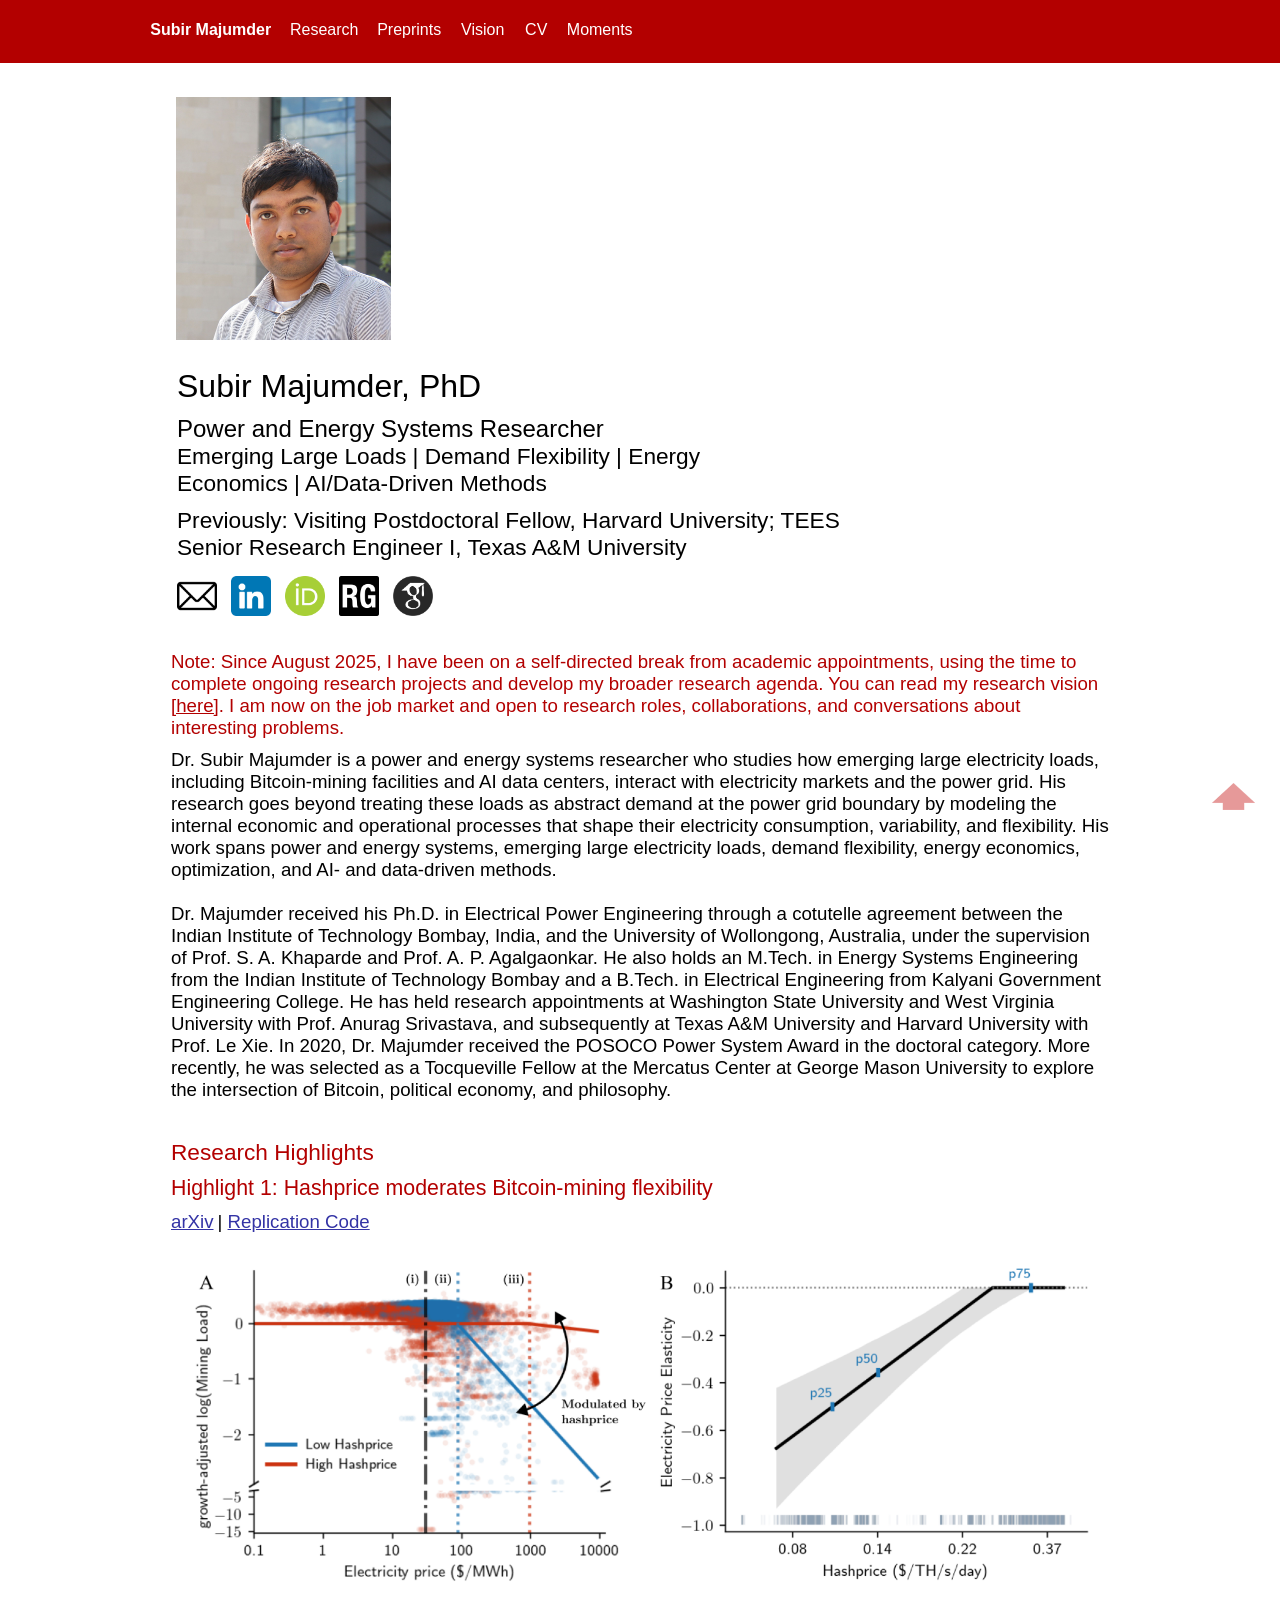
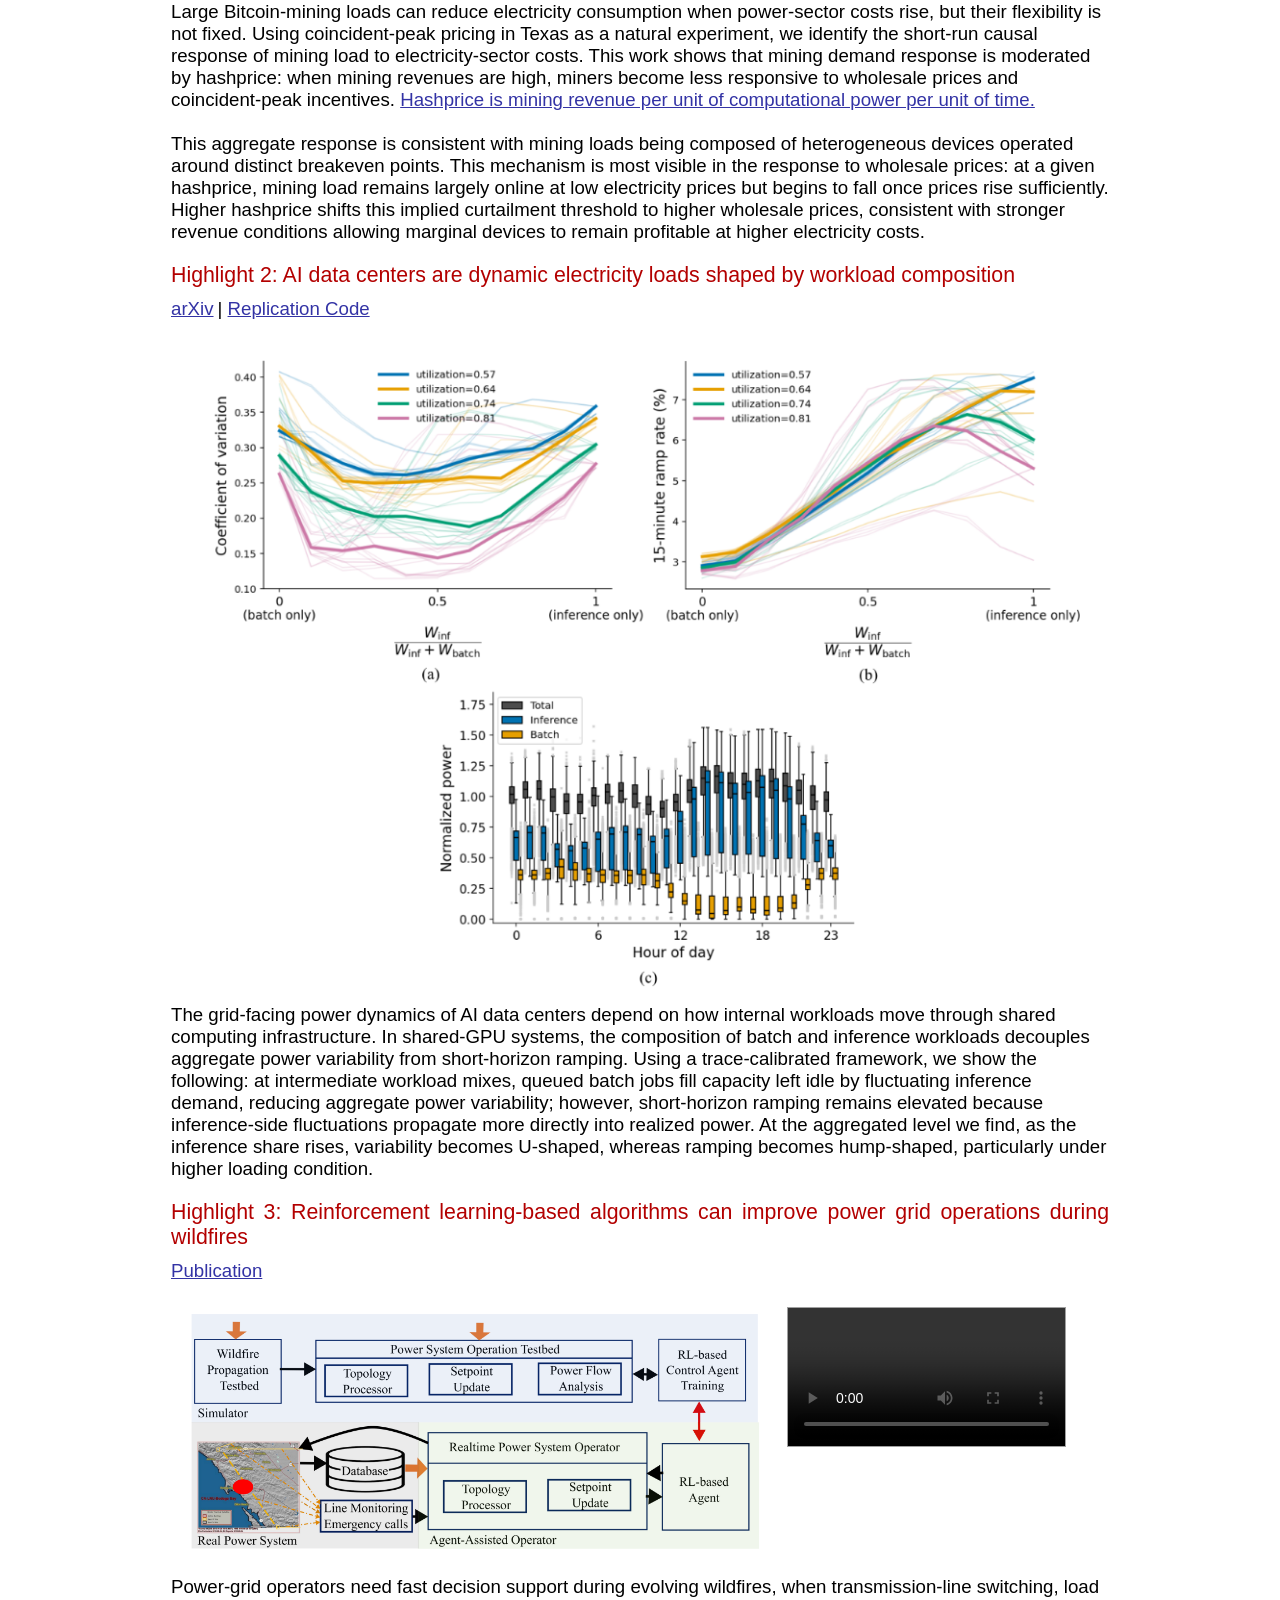
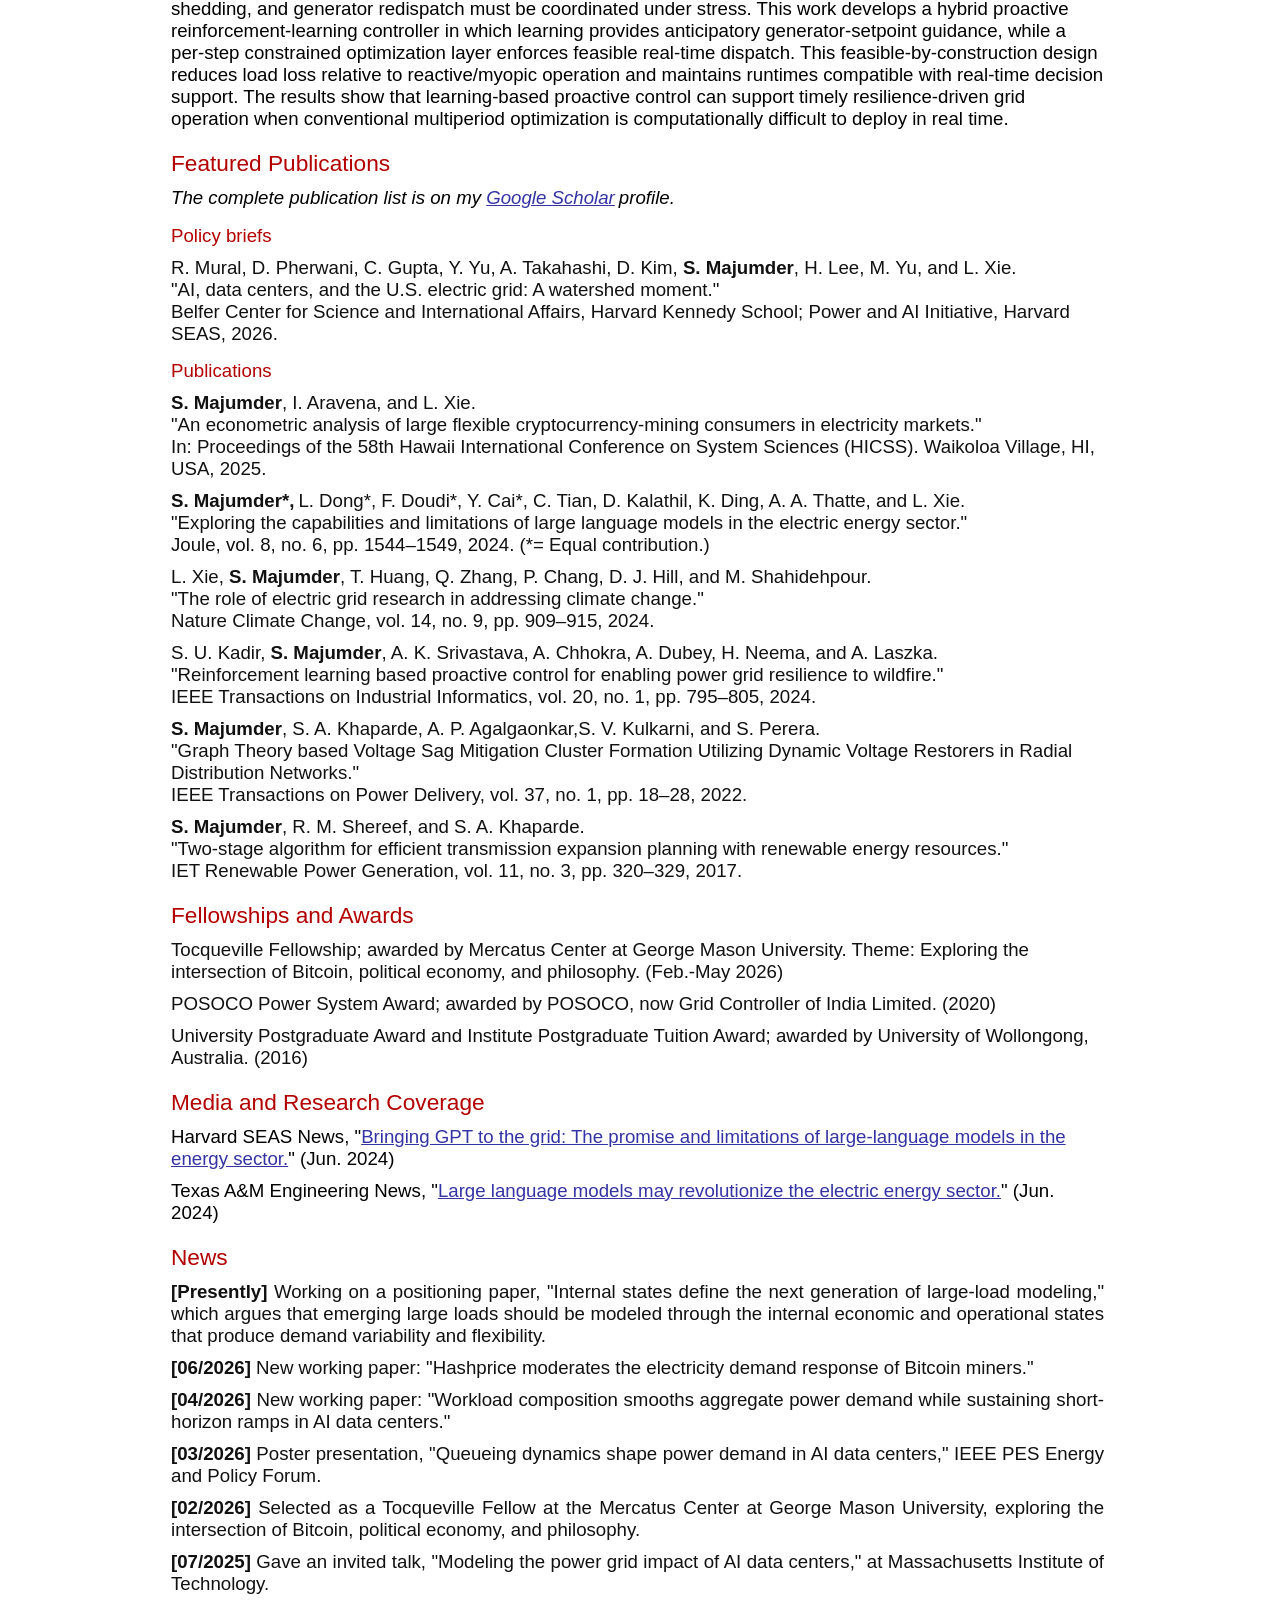
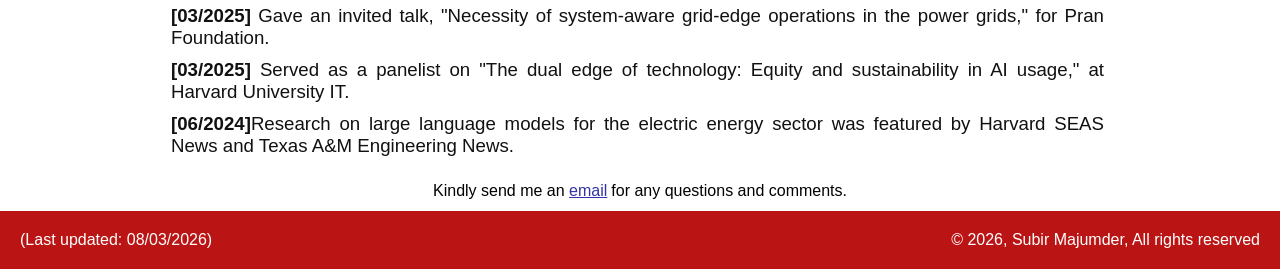
<file: index.html>
<!DOCTYPE html>
<html lang="en-US"> 
<head>
	<meta charset="utf-8">
	<meta name="viewport" content="width=device-width, initial-scale=1">
	<meta name="generator" content="RocketCake">
<script type="application/ld+json">
{
  "@context": "https://schema.org",
  "@type": "ProfilePage",
  "@id": "https://subirmajumder.com/#profilepage",
  "url": "https://subirmajumder.com/",
  "name": "Subir Majumder | Power and Energy Systems Researcher",
  "mainEntity": {
    "@type": "Person",
    "@id": "https://subirmajumder.com/#subir-majumder",
    "name": "Subir Majumder",
    "honorificSuffix": "PhD",
    "jobTitle": "Power and Energy Systems Researcher",
    "url": "https://subirmajumder.com/",
    "image": {"@type": "ImageObject", "url": "https://subirmajumder.com/files/photo_of_subir_majumder_power_and_energy_systems_researcher.png"},
    "description": "Subir Majumder develops behaviorally realistic models for modern power grids. His research studies how real energy-system actors respond to incentives and constraints, and how those responses propagate through power-grid congestion, planning, and market outcomes.",
    "knowsAbout": [
      "Power systems",
      "Energy economics",
      "Electricity markets",
      "Demand flexibility",
      "Emerging large electricity loads",
      "AI data centers electricity demand",
      "Bitcoin mining electricity demand",
      "Causal inference",
      "Transmission planning",
      "Power grid resilience",
      "Distributed energy resources"
    ],
    "sameAs": [
      "https://orcid.org/0000-0003-0237-8376",
      "https://scholar.google.com/citations?hl=en&user=xKdq90MAAAAJ",
      "https://www.linkedin.com/in/subirmajumder06672/",
      "https://www.researchgate.net/profile/Subir-Majumder-2",
      "https://www.webofscience.com/wos/author/record/3773933",
      "https://www.semanticscholar.org/author/Subir-Majumder/2267739536",
      "https://www.wikidata.org/wiki/Q131841349"
    ]
  }
}
</script>

<meta property="og:title" content="Subir Majumder | Power and Energy Systems Researcher">
<meta property="og:description" content="Subir Majumder studies emerging large electricity loads, demand flexibility, energy economics, and AI/data-driven methods for power and energy systems.">
<meta property="og:type" content="profile">
<meta property="og:url" content="https://subirmajumder.com/">
<meta property="og:image" content="https://subirmajumder.com/files/photo_of_subir_majumder_power_and_energy_systems_researcher.png">
<meta name="twitter:card" content="summary_large_image">

<meta name="description" content="Subir Majumder, PhD, is a power and energy systems researcher studying emerging large electricity loads, energy economics, and AI/data-driven methods.">
<link rel="canonical" href="https://subirmajumder.com/">
<link rel="icon" type="image/x-icon" href="favicon.ico">

	<title>Subir Majumder | Power and Energy Systems Researcher</title>
	<meta name="keywords" content="Subir Majumder, power systems, energy economics, emerging large loads, AI data centers, Bitcoin mining, demand flexibility, AI and data-driven methods, causal inference, power grid resilience, power system planning" />
	<link rel="stylesheet" type="text/css" href="index_html.css?h=c008218a">
</head>
<body>
<div class="textstyle1">
<div id="container_76e14b1"><div id="container_76e14b1_padding" ><div class="textstyle2"><div id="container_5b9f01e"><div class="textstyle1"><div id="menu_37724ad4"><div  class="menuholder1"><a href="javascript:void(0);" tabindex="-1" aria-label="&#8801;" >
	<div id="menuentry_6361221a"  class="menustyle1 menu_37724ad4_mainMenuEntry mobileEntry">
		<div class="menuentry_text1">
  <span class="textstyle3">&#8801;</span>
		</div>
	</div>
</a>
<a href="index.html#top_index" style="text-decoration:none" tabindex="-1">
	<div id="menuentry_3429f2c6"  class="menustyle2 menu_37724ad4_mainMenuEntry normalEntry">
		<div class="menuentry_text2">
  <span class="textstyle4">Subir Majumder</span>
		</div>
	</div>
</a>
<a href="index.html#research_link" style="text-decoration:none" tabindex="-1">
	<div id="menuentry_7f2cc2bd"  class="menustyle3 menu_37724ad4_mainMenuEntry normalEntry">
		<div class="menuentry_text3">
  <span class="textstyle5">Research</span>
		</div>
	</div>
</a>
<a href="preprints.html" style="text-decoration:none" tabindex="-1">
	<div id="menuentry_5da733e5"  class="menustyle4 menu_37724ad4_mainMenuEntry normalEntry">
		<div class="menuentry_text3">
  <span class="textstyle5">Preprints</span>
		</div>
	</div>
</a>
<a href="vision.html" style="text-decoration:none" tabindex="-1">
	<div id="menuentry_56fb2974"  class="menustyle5 menu_37724ad4_mainMenuEntry normalEntry">
		<div class="menuentry_text3">
  <span class="textstyle5">Vision</span>
		</div>
	</div>
</a>
<a href="cv.html" style="text-decoration:none" tabindex="-1">
	<div id="menuentry_6fab26cd"  class="menustyle6 menu_37724ad4_mainMenuEntry normalEntry">
		<div class="menuentry_text3">
  <span class="textstyle5">CV</span>
		</div>
	</div>
</a>
<a href="moments.html" style="text-decoration:none" tabindex="-1">
	<div id="menuentry_377f9bd"  class="menustyle7 menu_37724ad4_mainMenuEntry normalEntry">
		<div class="menuentry_text3">
  <span class="textstyle5">Moments</span>
		</div>
	</div>
</a>

	<script type="text/javascript" src="files/wsp_menu.js"></script>
	<script type="text/javascript">
		var js_menu_37724ad4= new wsp_menu('menu_37724ad4', 'menu_37724ad4', 10, null, true, {generateAriaLabels: true, setUsefulTabIndices: true, mobileMenuIsFullscreen: true, mobileMenuCloseButtonColor: '#C8C8C8', menuPaddingUsed: 10, mobileMenuAnimations: ['fadeMenus'], closeWhenMouseOut: false} );

		js_menu_37724ad4.createMenuForItem('menuentry_6361221a', ["  <span class=\"textstyle6\">Subir Majumder</span> ", 'index.html#top_index', '',
		                                   "  <span class=\"textstyle6\">Research</span> ", 'index.html#research_link', '',
		                                   "  <span class=\"textstyle6\">Preprints</span> ", 'preprints.html', '',
		                                   "  <span class=\"textstyle6\">Vision</span> ", 'vision.html', '',
		                                   "  <span class=\"textstyle6\">CV</span> ", 'cv.html', '',
		                                   "  <span class=\"textstyle6\">Moments</span> ", 'moments.html', '']
		                                   , true);
		js_menu_37724ad4.createMenuForItem('menuentry_3429f2c6', []);
		js_menu_37724ad4.createMenuForItem('menuentry_7f2cc2bd', []);
		js_menu_37724ad4.createMenuForItem('menuentry_5da733e5', []);
		js_menu_37724ad4.createMenuForItem('menuentry_56fb2974', []);
		js_menu_37724ad4.createMenuForItem('menuentry_6fab26cd', []);
		js_menu_37724ad4.createMenuForItem('menuentry_377f9bd', []);

	</script>
</div></div></div>
</div></div>
<div style="clear:both"></div></div></div>  </div>
<div class="textstyle2">
<div id="container_552408e5"><div id="container_552408e5_padding" ><div class="textstyle1"><div id="container_73b30d23"><div class="textstyle1"><div id="anchor_663758dc"><a name="top_index"></a></div>
<span class="textstyle7"><br/></span><div id="container_2a61ec85"><div id="container_2a61ec85_padding" ><div class="textstyle1"><div id="container_5582b55d"><div id="container_5582b55d_padding" ><div class="textstyle1"><img src="files/subir_majumder.jpg" id="img_4e73bd93" alt="Subir Majumder, power and energy systems researcher" title="Subir Majumder, power and energy systems researcher" /></div>
<div style="clear:both"></div></div></div><div id="container_36587bb1"><div id="container_36587bb1_padding" ><div class="textstyle1"><div id="container_35b02c28"><div id="container_35b02c28_padding" ><div class="textstyle1"><div id="container_676b9e73"><div id="container_676b9e73_padding" ><div class="textstyle1"><h1 id="heading_75d46a7">Subir Majumder, PhD</h1></div>
<div style="clear:both"></div></div></div><div id="container_3b80eab8"><div id="container_3b80eab8_padding" ><div class="textstyle1"><h2 id="heading_71f9538b">Power and Energy Systems Researcher</h2>  <span class="textstyle8"><br/>Emerging Large Loads | Demand Flexibility | Energy Economics | AI/Data-Driven Methods<br/></span>
</div>
<div style="clear:both"></div></div></div><div id="container_5e7d0601"><div id="container_5e7d0601_padding" ><div class="textstyle1">  <span class="textstyle8">Previously: Visiting Postdoctoral Fellow, Harvard University; TEES Senior Research Engineer I, Texas A&amp;M University<br/></span>
</div>
</div></div><div id="container_69faefac"><div id="container_69faefac_padding" ><div class="textstyle1"><div id="container_76658432"><div id="container_76658432_padding" ><div class="textstyle1">  <a href="mailto:research@subirmajumder.com" target="_blank"><img src="files/mail.png" id="img_584ee4b0" alt="Email" title="Email" border="0" /></a>
  <a href="https://www.linkedin.com/in/subirmajumder06672/" target="_blank"><img src="files/linkedin.png" id="img_5cc14121" alt="Linkedin" title="Linkedin" border="0" /></a>
  <a href="https://orcid.org/0000-0003-0237-8376" target="_blank"><img src="files/orcid.png" id="img_2ed47a2b" alt="ORCID" title="ORCID" border="0" /></a>
  <a href="https://www.researchgate.net/profile/Subir-Majumder-2" target="_blank"><img src="files/researchgate.png" id="img_46238aeb" alt="ResearchGate" title="ResearchGate" border="0" /></a>
  <a href="https://scholar.google.com/citations?hl=en&user=xKdq90MAAAAJ" target="_blank"><img src="files/googlescholar.png" id="img_49f2294d" alt="Google Scholar" title="Google Scholar" border="0" /></a>
</div>
<div style="clear:both"></div></div></div></div>
<div style="clear:both"></div></div></div></div>
<div style="clear:both"></div></div></div></div>
<div style="clear:both"></div></div></div></div>
<div style="clear:both"></div></div></div></div>
</div><div id="container_551de3f4"><div id="container_551de3f4_padding" ><div class="textstyle1"><div id="container_4af313e1"><div class="textstyle1"><div id="container_764e56f6"><div id="container_764e56f6_padding" ><div class="textstyle1">  <span class="textstyle9">Note: Since August 2025, I have been on a self-directed break from academic appointments, using the time to complete ongoing research projects and develop my broader research agenda. You can read my research vision </span>
<span class="textstyle9"><a href="vision.html" class="wsp4d10d280">[here]</a></span><span class="textstyle9">. I am now on the job market and open to research roles, collaborations, and conversations about interesting problems.  <br/></span></div>
</div></div><div id="container_79deed77"><div id="container_79deed77_padding" ><div class="textstyle1">  <span class="textstyle10">Dr. Subir Majumder is a power and energy systems researcher who studies how emerging large electricity loads, including Bitcoin-mining facilities and AI data centers, interact with electricity markets and the power grid. His research goes beyond treating these loads as abstract demand at the power grid boundary by modeling the internal economic and operational processes that shape their electricity consumption, variability, and flexibility. His work spans power and energy systems, emerging large electricity loads, demand flexibility, energy economics, optimization, and AI- and data-driven methods.<br/> <br/>Dr. Majumder received his Ph.D. in Electrical Power Engineering through a cotutelle agreement between the Indian Institute of Technology Bombay, India, and the University of Wollongong, Australia, under the supervision of Prof. S. A. Khaparde and Prof. A. P. Agalgaonkar. He also holds an M.Tech. in Energy Systems Engineering from the Indian Institute of Technology Bombay and a B.Tech. in Electrical Engineering from Kalyani Government Engineering College. He has held research appointments at Washington State University and West Virginia University with Prof. Anurag Srivastava, and subsequently at Texas A&amp;M University and Harvard University with Prof. Le Xie. In 2020, Dr. Majumder received the POSOCO Power System Award in the doctoral category. More recently, he was selected as a Tocqueville Fellow at the Mercatus Center at George Mason University to explore the intersection of Bitcoin, political economy, and philosophy.</span>
</div>
</div></div></div>
</div></div>
<div style="clear:both"></div></div></div><div id="container_5db676ef"><div id="container_5db676ef_padding" ><div class="textstyle1"><div id="anchor_3ed8adb4"><a name="research_link"></a></div>
<div id="container_1f405828"><div id="container_1f405828_padding" ><div class="textstyle1"><h2 id="heading_1cab4bd">Research Highlights</h2></div>
<div style="clear:both"></div></div></div><div id="container_643da07c"><div id="container_643da07c_padding" ><div class="textstyle1"><h3 id="heading_17e97efb">Highlight 1: Hashprice moderates Bitcoin-mining flexibility</h3></div>
<div style="clear:both"></div></div></div><div id="container_26bf519f"><div id="container_26bf519f_padding" ><div class="textstyle1">  <span class="textstyle10"><a href="https://arxiv.org/abs/2606.00587" target="_blank" class="wsp1b8ee855">arXiv</a></span>
  <span class="textstyle10"> | </span>
  <span class="textstyle10"><a href="https://doi.org/10.5281/zenodo.20272757" target="_blank" class="wsp1b8ee855">Replication Code</a></span>
</div>
</div></div><div id="container_beceab"><div id="container_beceab_padding" ><div class="textstyle1"><img src="files/hashprice_moderates_mining_demand_response_to_electricity_prices.png" width="1597" height="593" id="img_796b6a88" alt="Bitcoin-mining load exhibits threshold-like wholesale-electricity-price responsiveness." title="Bitcoin-mining load exhibits threshold-like wholesale-electricity-price responsiveness." /></div>
<div style="clear:both"></div></div></div><div id="container_6b42228"><div id="container_6b42228_padding" ><div class="textstyle1">  <span class="textstyle10">Large Bitcoin-mining loads can reduce electricity consumption when power-sector costs rise, but their flexibility is not fixed. Using coincident-peak pricing in Texas as a natural experiment, we identify the short-run causal response of mining load to electricity-sector costs. This work shows that mining demand response is moderated by hashprice: when mining revenues are high, miners become less responsive to wholesale prices and coincident-peak incentives. </span>
  <span class="textstyle10"><a href="https://docs.luxor.tech/hashrateindex/hashprice" class="wsp1b8ee855">Hashprice is mining revenue per unit of computational power per unit of time. </a></span>
  <span class="textstyle10"><br/><br/>This aggregate response is consistent with mining loads being composed of heterogeneous devices operated around distinct breakeven points. This mechanism is most visible in the response to wholesale prices: at a given hashprice, mining load remains largely online at low electricity prices but begins to fall once prices rise sufficiently. Higher hashprice shifts this implied curtailment threshold to higher wholesale prices, consistent with stronger revenue conditions allowing marginal devices to remain profitable at higher electricity costs.<br/></span>
</div>
</div></div></div>
<div style="clear:both"></div></div></div><div id="container_163993fd"><div id="container_163993fd_padding" ><div class="textstyle1"><div id="container_3d093fdc"><div id="container_3d093fdc_padding" ><div class="textstyle1"><h3 id="heading_21563e35">Highlight 2: AI data centers are dynamic electricity loads shaped by workload composition</h3></div>
<div style="clear:both"></div></div></div><div id="container_709dbfbd"><div id="container_709dbfbd_padding" ><div class="textstyle1">  <span class="textstyle10"><a href="https://arxiv.org/abs/2604.10769" target="_blank" class="wsp1b8ee855">arXiv</a></span>
  <span class="textstyle10"> | </span>
  <span class="textstyle10"><a href="https://doi.org/10.5281/zenodo.19463785" target="_blank" class="wsp1b8ee855">Replication Code</a></span>
  <span class="textstyle10"> </span>
</div>
</div></div><div id="container_4585d871"><div id="container_4585d871_padding" ><div class="textstyle1"><img src="files/ai_data_centers_are_dynamic_electricity_loads_shaped_by_workload_composition.png" width="965" height="680" id="img_5f7c0261" alt="Hybrid AI data center power varies nonlinearly with workload composition" title="Hybrid AI data center power varies nonlinearly with workload composition" /></div>
<div style="clear:both"></div></div></div><div id="container_c1d776f"><div id="container_c1d776f_padding" ><div class="textstyle1">  <span class="textstyle10">The grid-facing power dynamics of AI data centers depend on how internal workloads move through shared computing infrastructure. In shared-GPU systems, the composition of batch and inference workloads decouples aggregate power variability from short-horizon ramping. Using a trace-calibrated framework, we show the following: at intermediate workload mixes, queued batch jobs fill capacity left idle by fluctuating inference demand, reducing aggregate power variability; however, short-horizon ramping remains elevated because inference-side fluctuations propagate more directly into realized power. At the aggregated level we find, as the inference share rises, variability becomes U-shaped, whereas ramping becomes hump-shaped, particularly under higher loading condition.<br/></span>
</div>
</div></div></div>
<div style="clear:both"></div></div></div><div id="container_3cbd9cba"><div id="container_3cbd9cba_padding" ><div class="textstyle1"><div id="container_3cb2c418"><div id="container_3cb2c418_padding" ><div class="textstyle1"><h3 id="heading_755b767a">Highlight 3: Reinforcement learning-based algorithms can improve power grid operations during wildfires</h3></div>
<div style="clear:both"></div></div></div><div id="container_3c62bcba"><div id="container_3c62bcba_padding" ><div class="textstyle1">  <span class="textstyle10"><a href="https://ieeexplore.ieee.org/abstract/document/10091911/" target="_blank" class="wsp1b8ee855">Publication</a></span>
  <span class="textstyle10"> </span>
</div>
</div></div><div id="container_3e2bedd0"><div id="container_3e2bedd0_padding" ><div class="textstyle1"><div id="container_72cd1e25"><div id="container_72cd1e25_padding" ><div class="textstyle1"><div id="container_4a63b54"><div id="container_4a63b54_padding" ><div class="textstyle1"><img src="files/reinforcement_learning_based_algorithms_can_improve_power_grid_operations_during__wildfires.png" width="1055" height="447" id="img_5cda6e48" alt="Overview of the hybrid reinforcement-learning framework integrating wildfire propagation with power-system operational response." title="Overview of the hybrid reinforcement-learning framework integrating wildfire propagation with power-system operational response." /></div>
<div style="clear:both"></div></div></div><div id="container_298007f1"><div id="container_298007f1_padding" ><div class="textstyle1"><video  id="video_50b1b37e" src="files/rl_control_wildfire_simulation_result.mp4" controls="controls"  autoplay="autoplay"  loop="true" >
Your browser does not support the video element.
</video></div>
<div style="clear:both"></div></div></div></div>
<div style="clear:both"></div></div></div><div id="container_16884fa5"><div id="container_16884fa5_padding" ><div class="textstyle1">  <span class="textstyle10">Power-grid operators need fast decision support during evolving wildfires, when transmission-line switching, load shedding, and generator redispatch must be coordinated under stress. This work develops a hybrid proactive reinforcement-learning controller in which learning provides anticipatory generator-setpoint guidance, while a per-step constrained optimization layer enforces feasible real-time dispatch. This feasible-by-construction design reduces load loss relative to reactive/myopic operation and maintains runtimes compatible with real-time decision support. The results show that learning-based proactive control can support timely resilience-driven grid operation when conventional multiperiod optimization is computationally difficult to deploy in real time.<br/></span>
</div>
</div></div></div>
<div style="clear:both"></div></div></div></div>
<div style="clear:both"></div></div></div><div id="container_4ac6bdc2"><div id="container_4ac6bdc2_padding" ><div class="textstyle1"><h2 id="heading_7be0224f"><span id="heading_7be0224f_padding" >Featured Publications</span></h2></div>
<div style="clear:both"></div></div></div><div id="container_7c297ee2"><div id="container_7c297ee2_padding" ><div class="textstyle1"><div id="container_7472631f"><div id="container_7472631f_padding" ><div class="textstyle1">  <span class="textstyle11">The complete publication list is on my </span>
  <span class="textstyle11"><a href="https://scholar.google.com/citations?hl=en&user=xKdq90MAAAAJ&view_op=list_works&sortby=pubdate" target="_blank" class="wsp1b8ee855">Google Scholar</a></span>
  <span class="textstyle11"> profile.</span>
</div>
</div></div></div>
<div style="clear:both"></div></div></div><div id="container_26596a9f"><div id="container_26596a9f_padding" ><div class="textstyle1"><div id="container_3d361333"><div id="container_3d361333_padding" ><div class="textstyle12">  <span class="textstyle9">Policy briefs</span>
</div>
</div></div><div id="container_5eb5acf1"><div id="container_5eb5acf1_padding" ><div class="textstyle1">  <span class="textstyle13">R. Mural, D. Pherwani, C. Gupta, Y. Yu, A. Takahashi, D. Kim, </span>
<span class="textstyle14">S. Majumder</span><span class="textstyle13">, H. Lee, M. Yu, and L. Xie.<br/></span><h3 id="heading_70a6854">&quot;AI, data centers, and the U.S. electric grid: A watershed moment.&quot;</h3>  <span class="textstyle13"><br/>Belfer Center for Science and International Affairs, Harvard Kennedy School; Power and AI Initiative, Harvard SEAS, 2026.<br/></span>
</div>
<div style="clear:both"></div></div></div></div>
<div style="clear:both"></div></div></div><div id="container_1ae97410"><div id="container_1ae97410_padding" ><div class="textstyle1"><div id="container_3c450053"><div id="container_3c450053_padding" ><div class="textstyle12">  <span class="textstyle9">Publications</span>
</div>
</div></div><div id="container_1d9477ee"><div id="container_1d9477ee_padding" ><div class="textstyle1"><span class="textstyle14">S. Majumder</span><span class="textstyle13">, I. Aravena, and L. Xie.<br/></span><h3 id="heading_5dc0995e">&quot;An econometric analysis of large flexible cryptocurrency-mining consumers in electricity markets.&quot;</h3>  <span class="textstyle13"><br/>In: Proceedings of the 58th Hawaii International Conference on System Sciences (HICSS). Waikoloa Village, HI, USA, 2025.</span>
</div>
<div style="clear:both"></div></div></div><div id="container_3cb8394b"><div id="container_3cb8394b_padding" ><div class="textstyle1">  <span class="textstyle14">S. Majumder*,</span>
  <span class="textstyle13"> L. Dong*, F. Doudi*, Y. Cai*, C. Tian, D. Kalathil, K. Ding, A. A. Thatte, and L. Xie.<br/></span>
<h3 id="heading_5526d82f">&quot;Exploring the capabilities and limitations of large language models in the electric energy sector.&quot;</h3>  <span class="textstyle13"><br/>Joule, vol. 8, no. 6, pp. 1544&#8211;1549, 2024. (*= Equal contribution.)<br/></span>
</div>
<div style="clear:both"></div></div></div><div id="container_2650ee2c"><div id="container_2650ee2c_padding" ><div class="textstyle1">  <span class="textstyle13">L. Xie, </span>
<span class="textstyle14">S. Majumder</span><span class="textstyle13">, T. Huang, Q. Zhang, P. Chang, D. J. Hill, and M. Shahidehpour.<br/></span><h3 id="heading_5efb839b">&quot;The role of electric grid research in addressing climate change.&quot;</h3>  <span class="textstyle13"><br/>Nature Climate Change, vol. 14, no. 9, pp. 909&#8211;915, 2024.<br/></span>
</div>
<div style="clear:both"></div></div></div><div id="container_4685e3dd"><div id="container_4685e3dd_padding" ><div class="textstyle1">  <span class="textstyle13">S. U. Kadir, </span>
<span class="textstyle14">S. Majumder</span><span class="textstyle13">, A. K. Srivastava, A. Chhokra, A. Dubey, H. Neema, and A. Laszka.<br/></span><h3 id="heading_24c1a9be">&quot;Reinforcement learning based proactive control for enabling power grid resilience to wildfire.&quot;</h3>  <span class="textstyle13"><br/>IEEE Transactions on Industrial Informatics, vol. 20, no. 1, pp. 795&#8211;805, 2024.<br/></span>
</div>
<div style="clear:both"></div></div></div><div id="container_7e75adb9"><div id="container_7e75adb9_padding" ><div class="textstyle1"><span class="textstyle14">S. Majumder</span><span class="textstyle13">, S. A. Khaparde, A. P. Agalgaonkar,S. V. Kulkarni, and S. Perera.<br/></span><h3 id="heading_489536cc">&quot;Graph Theory based Voltage Sag Mitigation Cluster Formation Utilizing Dynamic Voltage Restorers in Radial Distribution Networks.&quot;</h3>  <span class="textstyle13"><br/>IEEE Transactions on Power Delivery, vol. 37, no. 1, pp. 18&#8211;28, 2022.<br/></span>
</div>
<div style="clear:both"></div></div></div><div id="container_730b22b1"><div id="container_730b22b1_padding" ><div class="textstyle1"><span class="textstyle14">S. Majumder</span><span class="textstyle13">, R. M. Shereef, and S. A. Khaparde.<br/></span><h3 id="heading_5e0baf3e">&quot;Two-stage algorithm for efficient transmission expansion planning with renewable energy resources.&quot;</h3>  <span class="textstyle13"><br/>IET Renewable Power Generation, vol. 11, no. 3, pp. 320&#8211;329, 2017.<br/></span>
</div>
<div style="clear:both"></div></div></div></div>
<div style="clear:both"></div></div></div><div id="container_2e028264"><div id="container_2e028264_padding" ><div class="textstyle1"><h2 id="heading_7e96cf54"><span id="heading_7e96cf54_padding" >Fellowships and Awards</span></h2></div>
<div style="clear:both"></div></div></div><div id="container_6e0675"><div id="container_6e0675_padding" ><div class="textstyle1"><div id="container_50dae1cc"><div id="container_50dae1cc_padding" ><div class="textstyle1">  <span class="textstyle13">Tocqueville Fellowship; awarded by Mercatus Center at George Mason University. Theme: Exploring the intersection of Bitcoin, political economy, and philosophy. (Feb.-May 2026)</span>
</div>
</div></div><div id="container_532f1e3d"><div id="container_532f1e3d_padding" ><div class="textstyle1">  <span class="textstyle13">POSOCO Power System Award; awarded by POSOCO, now Grid Controller of India Limited. (2020)</span>
</div>
</div></div><div id="container_f1147c1"><div id="container_f1147c1_padding" ><div class="textstyle1">  <span class="textstyle13">University Postgraduate Award and Institute Postgraduate Tuition Award; awarded by University of Wollongong, Australia. (2016)</span>
</div>
</div></div></div>
<div style="clear:both"></div></div></div><div id="container_40d3546c"><div id="container_40d3546c_padding" ><div class="textstyle1"><h2 id="heading_5a7a8dd7"><span id="heading_5a7a8dd7_padding" >Media and Research Coverage</span></h2></div>
<div style="clear:both"></div></div></div><div id="container_7ef63e15"><div id="container_7ef63e15_padding" ><div class="textstyle1"><div id="container_7d9d7b65"><div id="container_7d9d7b65_padding" ><div class="textstyle1"><span class="textstyle10">Harvard SEAS News, &quot;</span><span class="textstyle10"><a href="https://seas.harvard.edu/news/bringing-gpt-grid" target="_blank" class="wsp1b8ee855">Bringing GPT to the grid: The promise and limitations of large-language models in the energy sector.</a></span><span class="textstyle10">&quot; (Jun. 2024)</span></div>
</div></div><div id="container_17bbb8a0"><div id="container_17bbb8a0_padding" ><div class="textstyle1"><span class="textstyle10">Texas A&amp;M Engineering News, &quot;</span><span class="textstyle10"><a href="https://engineering.tamu.edu/news/2024/06/large-language-models-may-revolutionize-the-electric-energy-sector.html" class="wsp1b8ee855">Large language models may revolutionize the electric energy sector.</a></span><span class="textstyle10">&quot; (Jun. 2024)</span></div>
</div></div></div>
<div style="clear:both"></div></div></div><div id="container_2ba1a73d"><div id="container_2ba1a73d_padding" ><div class="textstyle1"><h2 id="heading_7a4d7d91"><span id="heading_7a4d7d91_padding" >News</span></h2></div>
<div style="clear:both"></div></div></div><div id="container_b7c1ac0"><div id="container_b7c1ac0_padding" ><div class="textstyle1"><div id="container_ad9de2b"><div id="container_ad9de2b_padding" ><div class="textstyle12">  <span class="textstyle14">[Presently] </span>
  <span class="textstyle13">Working on a positioning paper, &quot;Internal states define the next generation of large-load modeling,&quot; which argues that emerging large loads should be modeled through the internal economic and operational states that produce demand variability and flexibility.<br/></span>
</div>
</div></div><div id="container_3486c8b4"><div id="container_3486c8b4_padding" ><div class="textstyle12">  <span class="textstyle14">[06/2026] </span>
  <span class="textstyle13">New working paper: &quot;Hashprice moderates the electricity demand response of Bitcoin miners.&quot;<br/></span>
</div>
</div></div><div id="container_7ffe1c58"><div id="container_7ffe1c58_padding" ><div class="textstyle12">  <span class="textstyle14">[04/2026] </span>
  <span class="textstyle13">New working paper: &quot;Workload composition smooths aggregate power demand while sustaining short-horizon ramps in AI data centers.&quot;<br/></span>
</div>
</div></div><div id="container_188d94d0"><div id="container_188d94d0_padding" ><div class="textstyle12">  <span class="textstyle14">[03/2026] </span>
  <span class="textstyle13">Poster presentation, &quot;Queueing dynamics shape power demand in AI data centers,&quot; IEEE PES Energy and Policy Forum.<br/></span>
</div>
</div></div><div id="container_49bb288"><div id="container_49bb288_padding" ><div class="textstyle12">  <span class="textstyle14">[02/2026] </span>
  <span class="textstyle13">Selected as a Tocqueville Fellow at the Mercatus Center at George Mason University, exploring the intersection of Bitcoin, political economy, and philosophy.<br/></span>
</div>
</div></div><div id="container_552e5d0a"><div id="container_552e5d0a_padding" ><div class="textstyle12">  <span class="textstyle14">[07/2025] </span>
  <span class="textstyle13">Gave an invited talk, &quot;Modeling the power grid impact of AI data centers,&quot; at Massachusetts Institute of Technology.<br/></span>
</div>
</div></div><div id="container_3d54fa09"><div id="container_3d54fa09_padding" ><div class="textstyle12">  <span class="textstyle14">[03/2025] </span>
  <span class="textstyle13">Gave an invited talk, &quot;Necessity of system-aware grid-edge operations in the power grids,&quot; for Pran Foundation.<br/></span>
</div>
</div></div><div id="container_4fe1b22c"><div id="container_4fe1b22c_padding" ><div class="textstyle12">  <span class="textstyle14">[03/2025] </span>
  <span class="textstyle13">Served as a panelist on &quot;The dual edge of technology: Equity and sustainability in AI usage,&quot; at Harvard University IT.<br/></span>
</div>
</div></div><div id="container_1416f36e"><div id="container_1416f36e_padding" ><div class="textstyle12"><span class="textstyle14">[06/2024]</span><span class="textstyle13">Research on large language models for the electric energy sector was featured by Harvard SEAS News and Texas A&amp;M Engineering News.<br/></span></div>
</div></div></div>
<div style="clear:both"></div></div></div><div id="container_48848ad7"><div id="container_48848ad7_padding" ><div class="textstyle1"><div id="container_6c5c9d91"><div id="container_6c5c9d91_padding" ><div class="textstyle2">  <span class="textstyle7">Kindly send me an </span>
  <span class="textstyle7"><a href="mailto:research@subirmajumder.com" target="_blank" class="wsp1b8ee855">email</a></span>
  <span class="textstyle7"> for any questions and comments.<br/></span>
</div>
</div></div></div>
<div style="clear:both"></div></div></div></div>
<div style="clear:both"></div></div></div>  </div>
<div class="textstyle1">
<div id="container_2315a985"><div id="container_2315a985_padding" ><div class="textstyle1"><div id="container_5f1d6ae"><div id="container_5f1d6ae_padding" ><div class="textstyle1"><div id="container_6d072f31"><div id="container_6d072f31_padding" ><div class="textstyle1">  <span class="textstyle15">(Last updated: 08/03/2026)</span>
</div>
</div></div><div id="container_7c38fbe3"><div id="container_7c38fbe3_padding" ><div class="textstyle1"></div>
<div class="textstyle16">  <span class="textstyle15">&#169; 2026, Subir Majumder, All rights reserved</span>
</div>
</div></div></div>
<div style="clear:both"></div></div></div></div>
<div style="clear:both"></div></div></div><a href="index.html#top_index"><img src="files/back_to_top.png" id="img_76327f9e" alt="Back to top" title="Back to top" border="0" /></a>  </div>
</body>
</html>
</file>
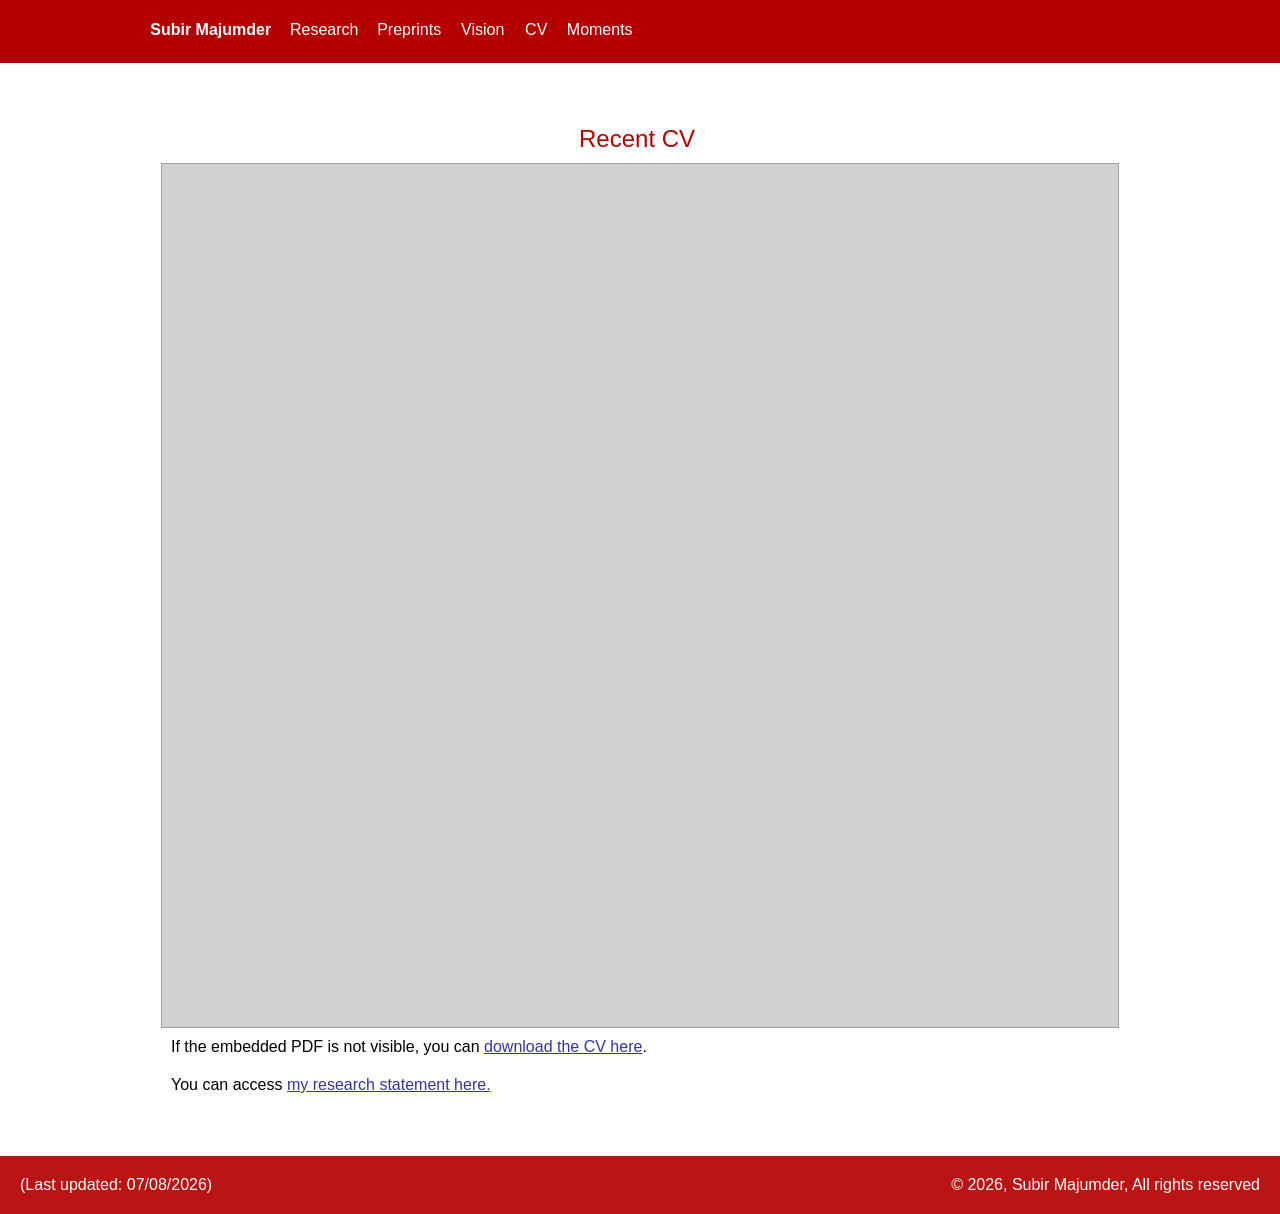
<file: cv.html>
<!DOCTYPE html>
<html lang="en-US"> 
<head>
	<meta charset="utf-8">
	<meta name="viewport" content="width=device-width, initial-scale=1">
	<meta name="generator" content="RocketCake">
<script type="application/ld+json">
{
  "@context": "https://schema.org",
  "@type": "WebPage",
  "name": "CV | Subir Majumder",
  "url": "https://subirmajumder.com/cv.html",
  "description": "Recent CV of Subir Majumder, Ph.D., a power and energy systems researcher.",
  "about": {
    "@type": "Person",
    "name": "Subir Majumder",
    "url": "https://subirmajumder.com/"
  }
}
</script>

<meta name="description" content="Recent CV of Subir Majumder, Ph.D., a power and energy systems researcher.">
<link rel="canonical" href="https://subirmajumder.com/cv.html">
<link rel="icon" type="image/x-icon" href="favicon.ico">

<meta property="og:title" content="CV | Subir Majumder">
<meta property="og:description" content="Recent CV of Subir Majumder, Ph.D., a power and energy systems researcher.">
<meta property="og:type" content="website">
<meta property="og:url" content="https://subirmajumder.com/cv.html">
<meta property="og:image" content="https://subirmajumder.com/files/photo_of_subir_majumder_power_and_energy_systems_researcher.png">

<style>.visually-hidden {position: absolute; width: 1px; height: 1px; padding: 0; margin: -1px; overflow: hidden; clip: rect(0, 0, 0, 0); border: 0;}</style>

	<title>CV | Subir Majumder</title>
	<meta name="keywords" content="Subir Majumder, CV, curriculum vitae, academic CV, power systems, energy economics, demand flexibility, AI data centers, Bitcoin mining, data-driven methods" />
	<link rel="stylesheet" type="text/css" href="cv_html.css?h=f4b8afa9">
</head>
<body>
<div class="textstyle1">
<div id="container_3941e5a4"><div id="container_3941e5a4_padding" ><div class="textstyle2"><div id="container_3ecf409a"><div class="textstyle1"><div id="menu_47b47bcf"><div  class="menuholder1"><a href="javascript:void(0);" tabindex="-1" aria-label="&#8801;" >
	<div id="menuentry_3cc65eff"  class="menustyle1 menu_47b47bcf_mainMenuEntry mobileEntry">
		<div class="menuentry_text1">
  <span class="textstyle3">&#8801;</span>
		</div>
	</div>
</a>
<a href="index.html" style="text-decoration:none" tabindex="-1">
	<div id="menuentry_834df2c"  class="menustyle2 menu_47b47bcf_mainMenuEntry normalEntry">
		<div class="menuentry_text2">
  <span class="textstyle4">Subir Majumder</span>
		</div>
	</div>
</a>
<a href="index.html#research_link" style="text-decoration:none" tabindex="-1">
	<div id="menuentry_6ea08d93"  class="menustyle3 menu_47b47bcf_mainMenuEntry normalEntry">
		<div class="menuentry_text3">
  <span class="textstyle5">Research</span>
		</div>
	</div>
</a>
<a href="preprints.html" style="text-decoration:none" tabindex="-1">
	<div id="menuentry_539f9cf3"  class="menustyle4 menu_47b47bcf_mainMenuEntry normalEntry">
		<div class="menuentry_text3">
  <span class="textstyle5">Preprints</span>
		</div>
	</div>
</a>
<a href="vision.html" style="text-decoration:none" tabindex="-1">
	<div id="menuentry_a940152"  class="menustyle5 menu_47b47bcf_mainMenuEntry normalEntry">
		<div class="menuentry_text3">
  <span class="textstyle5">Vision</span>
		</div>
	</div>
</a>
<a href="javascript:void(0);" tabindex="-1" aria-label="CV" >
	<div id="menuentry_11551bac"  class="menustyle6 menu_47b47bcf_mainMenuEntry normalEntry">
		<div class="menuentry_text3">
  <span class="textstyle5">CV</span>
		</div>
	</div>
</a>
<a href="moments.html" style="text-decoration:none" tabindex="-1">
	<div id="menuentry_144d08a2"  class="menustyle7 menu_47b47bcf_mainMenuEntry normalEntry">
		<div class="menuentry_text3">
  <span class="textstyle5">Moments</span>
		</div>
	</div>
</a>

	<script type="text/javascript" src="files/wsp_menu.js"></script>
	<script type="text/javascript">
		var js_menu_47b47bcf= new wsp_menu('menu_47b47bcf', 'menu_47b47bcf', 10, null, true, {generateAriaLabels: true, setUsefulTabIndices: true, mobileMenuIsFullscreen: true, mobileMenuCloseButtonColor: '#C8C8C8', menuPaddingUsed: 10, mobileMenuAnimations: ['fadeMenus'], closeWhenMouseOut: false} );

		js_menu_47b47bcf.createMenuForItem('menuentry_3cc65eff', ["  <span class=\"textstyle6\">Subir Majumder</span> ", 'index.html', '',
		                                   "  <span class=\"textstyle6\">Research</span> ", 'index.html#research_link', '',
		                                   "  <span class=\"textstyle6\">Preprints</span> ", 'preprints.html', '',
		                                   "  <span class=\"textstyle6\">Vision</span> ", 'vision.html', '',
		                                   "  <span class=\"textstyle6\">CV</span> ", 'javascript:void(0);', '',
		                                   "  <span class=\"textstyle6\">Moments</span> ", 'moments.html', '']
		                                   , true);
		js_menu_47b47bcf.createMenuForItem('menuentry_834df2c', []);
		js_menu_47b47bcf.createMenuForItem('menuentry_6ea08d93', []);
		js_menu_47b47bcf.createMenuForItem('menuentry_539f9cf3', []);
		js_menu_47b47bcf.createMenuForItem('menuentry_a940152', []);
		js_menu_47b47bcf.createMenuForItem('menuentry_11551bac', []);
		js_menu_47b47bcf.createMenuForItem('menuentry_144d08a2', []);

	</script>
</div></div></div>
</div></div>
<div style="clear:both"></div></div></div>  </div>
<div class="textstyle2">
<div id="container_4fc9b6ff"><div id="container_4fc9b6ff_padding" ><div class="textstyle1"><div id="container_b942c79"><div id="container_b942c79_padding" ><div class="textstyle1"><span class="textstyle7"><br/></span><div id="html_7bb6723a"><h1 class="visually-hidden"> Recent academic CV of Subir Majumder </h1></div>
</div>
<div style="clear:both"></div></div></div></div>
<div class="textstyle2"><div id="container_6fc2ee8a"><div id="container_6fc2ee8a_padding" ><div class="textstyle2"><h2 id="heading_558b8509">Recent CV</h2></div>
<div style="clear:both"></div></div></div></div>
<div class="textstyle1"><iframe  frameBorder="0" src="files/academic_cv_of_subir_majumder.pdf#zoom=FitH" scrolling="auto" id="pdf_23035674" title="Recent CV of Subir Majumder"></iframe><div id="container_30107d8b"><div id="container_30107d8b_padding" ><div class="textstyle1">  <span class="textstyle7">If the embedded PDF is not visible, you can </span>
<span class="textstyle7"><a href="files/academic_cv_of_subir_majumder.pdf" target="_blank" class="wsp1b8ee855" download>download the CV here</a></span><span class="textstyle7">.<br/></span></div>
</div></div><div id="container_6d9fc346"><div id="container_6d9fc346_padding" ><div class="textstyle1">  <span class="textstyle7">You can access </span>
  <span class="textstyle7"><a href="files/research_statement_of_subir_majumder.pdf" target="_blank" class="wsp1b8ee855" rel="nofollow" download>my research statement here.</a></span>
</div>
</div></div><div id="container_71f6f7bb"><div class="textstyle1">  <span class="textstyle7"><br/></span>
</div>
</div></div>
<div style="clear:both"></div></div></div>  </div>
<div class="textstyle1">
<div id="container_689f80d7"><div id="container_689f80d7_padding" ><div class="textstyle1"><div id="container_2a09dd78"><div id="container_2a09dd78_padding" ><div class="textstyle1"><div id="container_2849ecf4"><div id="container_2849ecf4_padding" ><div class="textstyle1">  <span class="textstyle8">(Last updated: 07/08/2026)</span>
</div>
</div></div><div id="container_7c3c9e22"><div id="container_7c3c9e22_padding" ><div class="textstyle1"></div>
<div class="textstyle9">  <span class="textstyle8">&#169; 2026, Subir Majumder, All rights reserved</span>
</div>
</div></div></div>
<div style="clear:both"></div></div></div></div>
<div style="clear:both"></div></div></div>  </div>
</body>
</html>
</file>
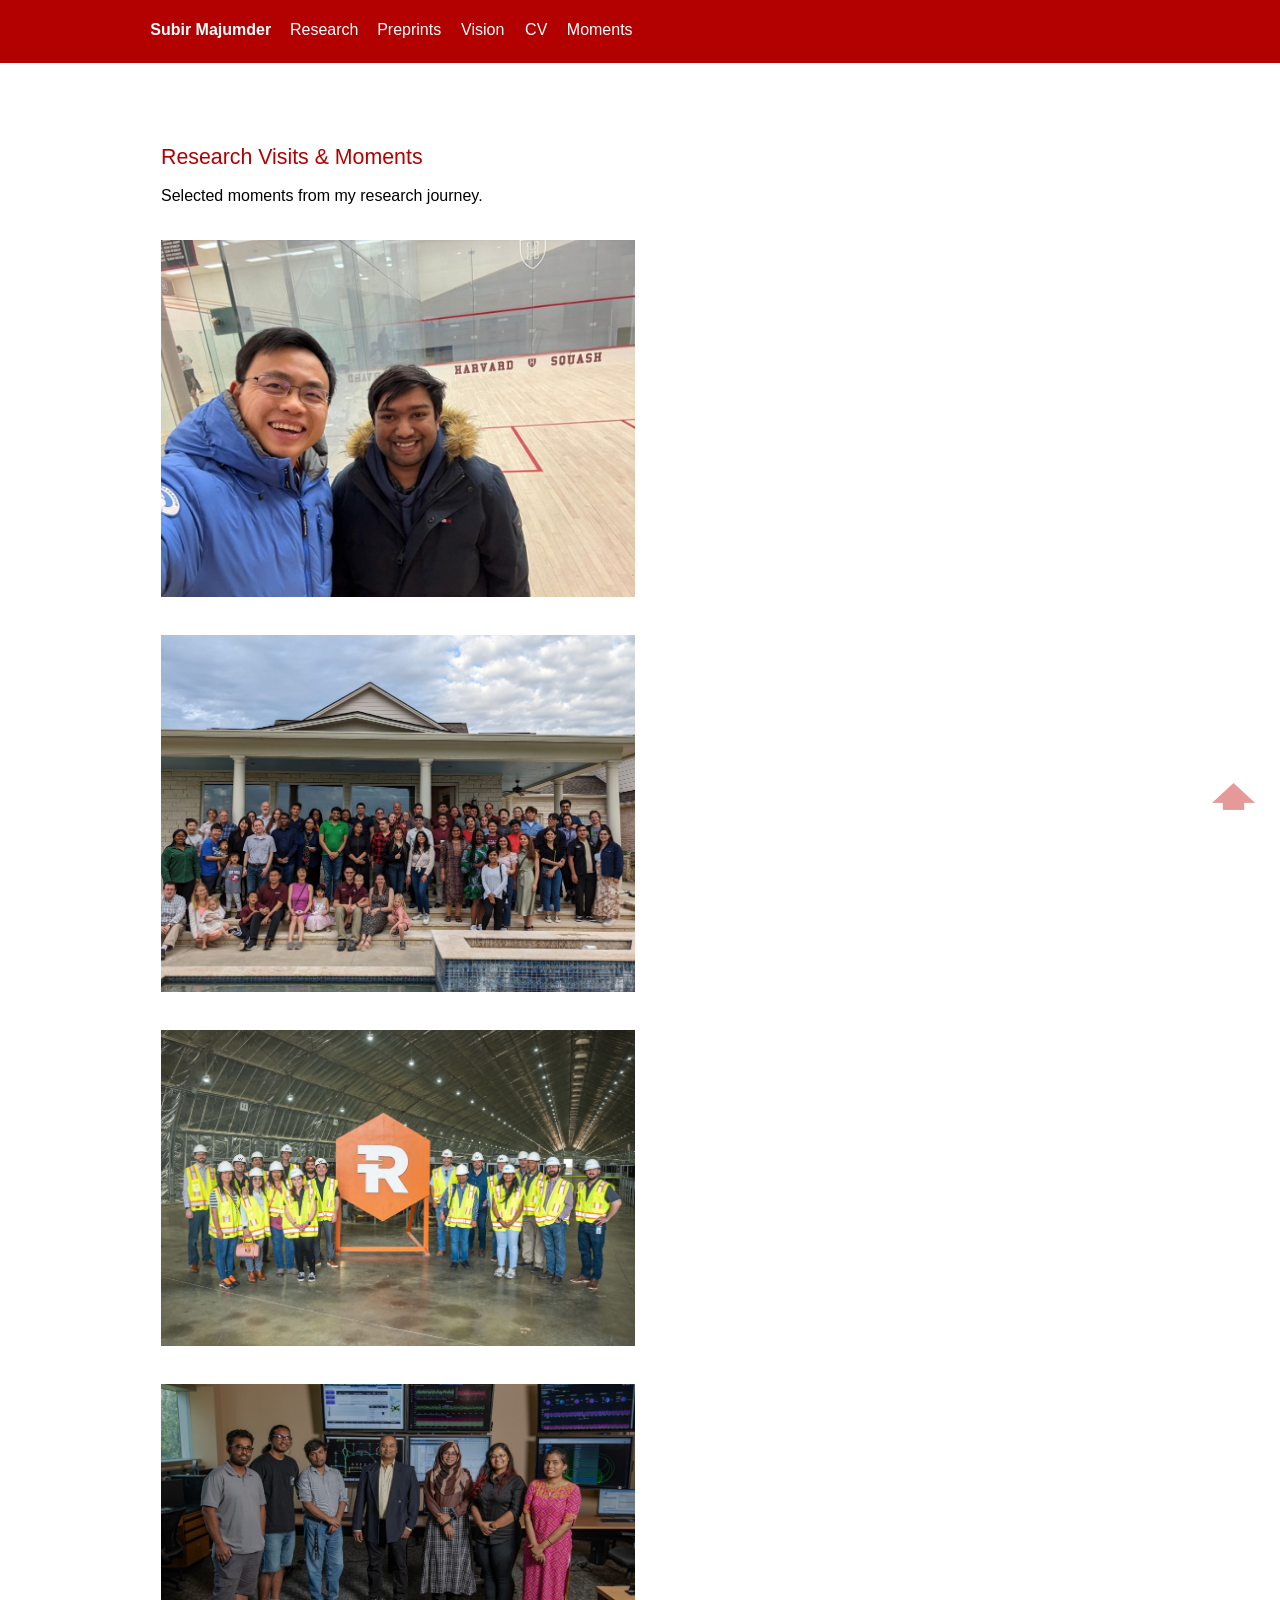
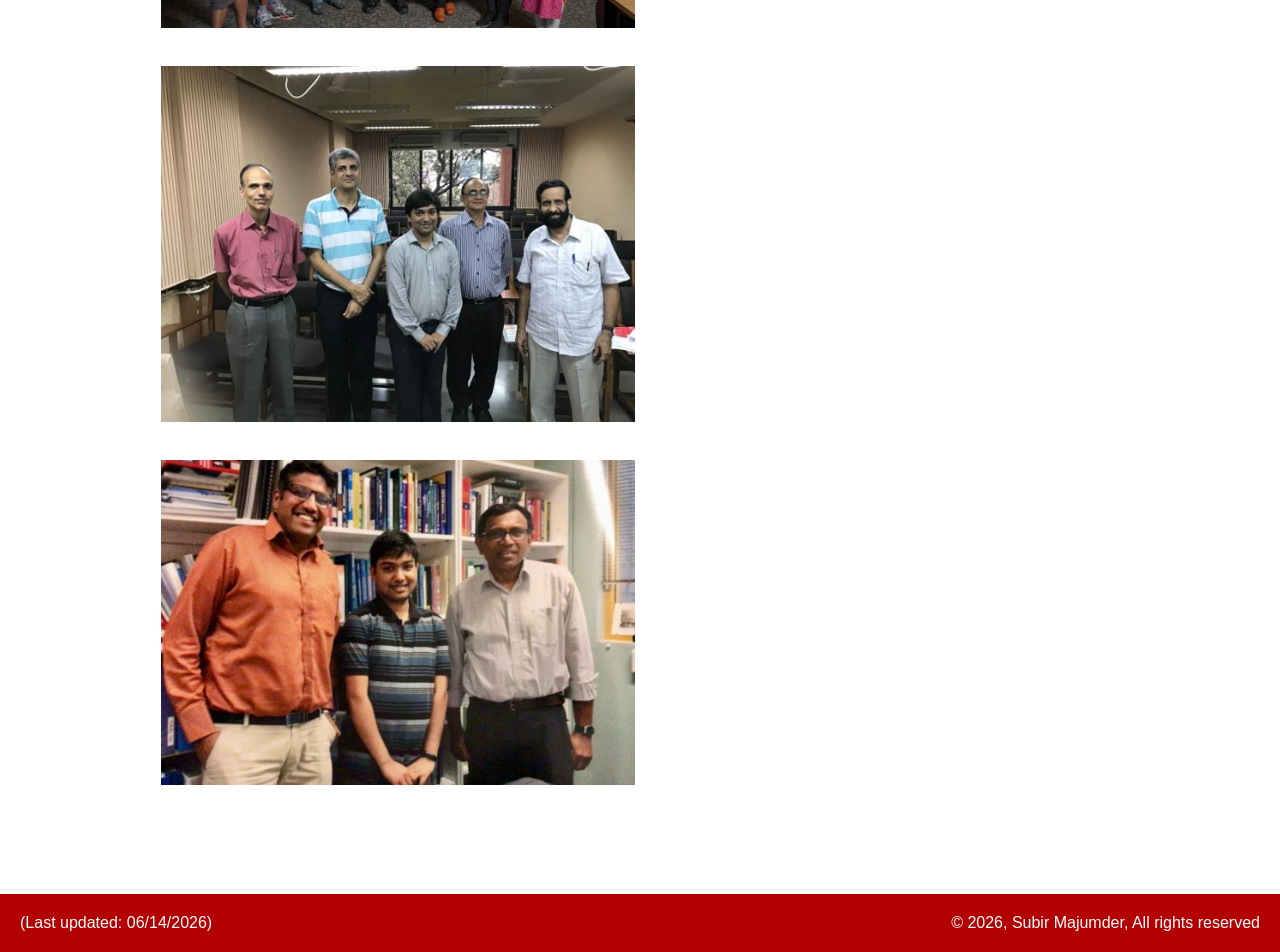
<file: moments.html>
<!DOCTYPE html>
<html lang="en-US"> 
<head>
	<meta charset="utf-8">
	<meta name="viewport" content="width=device-width, initial-scale=1">
	<meta name="generator" content="RocketCake">
<script type="application/ld+json">
{
  "@context": "https://schema.org",
  "@type": "WebPage",
  "name": "Moments | Subir Majumder",
  "url": "https://subirmajumder.com/moments.html",
  "description": "Selected moments, photos, and professional updates from Subir Majumder.",
  "about": {
    "@type": "Person",
    "name": "Subir Majumder",
    "url": "https://subirmajumder.com/"
  }
}
</script>

<meta name="description" content="Selected research visits, collaborations, academic events, and moments from Subir Majumder's research journey.">
<link rel="canonical" href="https://subirmajumder.com/moments.html">
<link rel="icon" type="image/x-icon" href="favicon.ico">

<meta property="og:title" content="Research Visits &amp; Moments | Subir Majumder">
<meta property="og:description" content="Selected research visits, collaborations, academic events, and moments from Subir Majumder's research journey.">
<meta property="og:type" content="website">
<meta property="og:url" content="https://subirmajumder.com/moments.html">
<meta property="og:image" content="https://subirmajumder.com/files/photo_of_subir_majumder_power_and_energy_systems_researcher.png">

<style>.visually-hidden {position: absolute; width: 1px; height: 1px; padding: 0; margin: -1px; overflow: hidden; clip: rect(0, 0, 0, 0); border: 0;}</style>

	<title>Research Visits &amp; Moments | Subir Majumder</title>
	<meta name="keywords" content="Subir Majumder, research visits, academic moments, collaborations, Harvard University, Texas A&amp;M University, IIT Bombay, University of Wollongong" />
	<link rel="stylesheet" type="text/css" href="moments_html.css?h=eb84fdea">
</head>
<body>
<div class="textstyle1">
<div id="container_17897381"><div id="container_17897381_padding" ><div class="textstyle2"><div id="container_4468225e"><div class="textstyle1"><div id="menu_78c964fa"><div  class="menuholder1"><a href="javascript:void(0);" tabindex="-1" aria-label="&#8801;" >
	<div id="menuentry_6cd86e56"  class="menustyle1 menu_78c964fa_mainMenuEntry mobileEntry">
		<div class="menuentry_text1">
  <span class="textstyle3">&#8801;</span>
		</div>
	</div>
</a>
<a href="index.html" style="text-decoration:none" tabindex="-1">
	<div id="menuentry_498d0891"  class="menustyle2 menu_78c964fa_mainMenuEntry normalEntry">
		<div class="menuentry_text2">
  <span class="textstyle4">Subir Majumder</span>
		</div>
	</div>
</a>
<a href="index.html#research_link" style="text-decoration:none" tabindex="-1">
	<div id="menuentry_76443e05"  class="menustyle3 menu_78c964fa_mainMenuEntry normalEntry">
		<div class="menuentry_text3">
  <span class="textstyle5">Research</span>
		</div>
	</div>
</a>
<a href="preprints.html" style="text-decoration:none" tabindex="-1">
	<div id="menuentry_689336ee"  class="menustyle4 menu_78c964fa_mainMenuEntry normalEntry">
		<div class="menuentry_text3">
  <span class="textstyle5">Preprints</span>
		</div>
	</div>
</a>
<a href="vision.html" style="text-decoration:none" tabindex="-1">
	<div id="menuentry_382b3698"  class="menustyle5 menu_78c964fa_mainMenuEntry normalEntry">
		<div class="menuentry_text3">
  <span class="textstyle5">Vision</span>
		</div>
	</div>
</a>
<a href="cv.html" style="text-decoration:none" tabindex="-1">
	<div id="menuentry_6b2f4987"  class="menustyle6 menu_78c964fa_mainMenuEntry normalEntry">
		<div class="menuentry_text3">
  <span class="textstyle5">CV</span>
		</div>
	</div>
</a>
<a href="javascript:void(0);" tabindex="-1" aria-label="Moments" >
	<div id="menuentry_5219e707"  class="menustyle7 menu_78c964fa_mainMenuEntry normalEntry">
		<div class="menuentry_text3">
  <span class="textstyle5">Moments</span>
		</div>
	</div>
</a>

	<script type="text/javascript" src="files/wsp_menu.js"></script>
	<script type="text/javascript">
		var js_menu_78c964fa= new wsp_menu('menu_78c964fa', 'menu_78c964fa', 10, null, true, {generateAriaLabels: true, setUsefulTabIndices: true, mobileMenuIsFullscreen: true, mobileMenuCloseButtonColor: '#C8C8C8', menuPaddingUsed: 10, mobileMenuAnimations: ['fadeMenus'], closeWhenMouseOut: false} );

		js_menu_78c964fa.createMenuForItem('menuentry_6cd86e56', ["  <span class=\"textstyle6\">Subir Majumder</span> ", 'index.html', '',
		                                   "  <span class=\"textstyle6\">Research</span> ", 'index.html#research_link', '',
		                                   "  <span class=\"textstyle6\">Preprints</span> ", 'preprints.html', '',
		                                   "  <span class=\"textstyle6\">Vision</span> ", 'vision.html', '',
		                                   "  <span class=\"textstyle6\">CV</span> ", 'cv.html', '',
		                                   "  <span class=\"textstyle6\">Moments</span> ", 'javascript:void(0);', '']
		                                   , true);
		js_menu_78c964fa.createMenuForItem('menuentry_498d0891', []);
		js_menu_78c964fa.createMenuForItem('menuentry_76443e05', []);
		js_menu_78c964fa.createMenuForItem('menuentry_689336ee', []);
		js_menu_78c964fa.createMenuForItem('menuentry_382b3698', []);
		js_menu_78c964fa.createMenuForItem('menuentry_6b2f4987', []);
		js_menu_78c964fa.createMenuForItem('menuentry_5219e707', []);

	</script>
</div></div></div>
</div></div>
<div style="clear:both"></div></div></div>  </div>
<div class="textstyle2">
<div id="container_6a2de037"><div id="container_6a2de037_padding" ><div class="textstyle1"><div id="container_32d1e1ae"><div id="container_32d1e1ae_padding" ><div class="textstyle1"><div id="anchor_601ef2ee"><a name="top_moments"></a></div>
<div id="container_4fa18e1"><div id="container_4fa18e1_padding" ><div class="textstyle1"><div id="html_19c09732"><h1 class="visually-hidden"> Research Visits & Moments of Subir Majumder </h1></div>
</div>
<div style="clear:both"></div></div></div></div>
<div style="clear:both"></div></div></div><div id="container_40b9db3d"><div id="container_40b9db3d_padding" ><div class="textstyle1"><h2 id="heading_66c2c984">Research Visits &amp; Moments</h2></div>
<div style="clear:both"></div></div></div><div id="container_14be8ae3"><div id="container_14be8ae3_padding" ><div class="textstyle1">  <span class="textstyle7">Selected moments from my research journey.</span>
</div>
</div></div><div id="html_5ca6f556"><h3 class="visually-hidden"> Subir Majumder with Prof. Le Xie at Harvard University during his visiting postdoctoral fellowship appointment. </h3></div>
<div id="container_674e25fb"><div id="container_674e25fb_padding" ><div class="textstyle1"><img src="files/subir_majumder_with_le_xie_at_harvard.jpg" width="553" height="416" id="img_3269e43d" alt="Subir Majumder with Prof. Le Xie at Harvard University during his visiting postdoctoral fellowship appointment." title="" /></div>
<div style="clear:both"></div></div></div><div id="html_775225c5"><h3 class="visually-hidden"> Subir Majumder at a Texas A&M Energy and Power Group gathering. </h3></div>
<div id="container_680813ee"><div id="container_680813ee_padding" ><div class="textstyle1"><img src="files/subir_majumder_at_tamu_epg_summer.jpg" width="1920" height="1446" id="img_247d8a88" alt="Subir Majumder at a Texas A&amp;M Energy and Power Group gathering." title="" /></div>
<div style="clear:both"></div></div></div><div id="html_3aab6ea4"><h3 class="visually-hidden"> Subir Majumder during a visit to RIOT Bitcoin mining facility. </h3></div>
<div id="container_43540c70"><div id="container_43540c70_padding" ><div class="textstyle1"><img src="files/subir_majumder_at_riot_bitcoin_mining_firm.jpg" width="1920" height="1283" id="img_c1a4d7c" alt="Subir Majumder during a visit to a Bitcoin mining facility." title="" /></div>
<div style="clear:both"></div></div></div><div id="html_5880a45c"><h3 class="visually-hidden"> Subir Majumder with Prof. Anurag Srivastava and colleagues at West Virginia University. </h3></div>
<div id="container_44f2ffff"><div id="container_44f2ffff_padding" ><div class="textstyle1"><img src="files/subir_majumder_with_anurag_srivastava_wvu.jpg" width="1114" height="572" id="img_31eea8b3" alt="Subir Majumder with Prof. Anurag Srivastava and colleagues at West Virginia University." title="" loading="lazy" /></div>
<div style="clear:both"></div></div></div><div id="html_1f9b8a4b"><h3 class="visually-hidden"> Subir Majumder after his Ph.D. viva voce at IIT Bombay with Prof. S. A. Khaparde, Prof. S. V. Kulkarni, and PhD committee members. </h3></div>
<div id="container_63d39395"><div id="container_63d39395_padding" ><div class="textstyle1"><img src="files/subir_majumder_with_sa_khaparde_sv_kulkarni_am_kulkarni_iitb.jpg" width="553" height="416" id="img_3b373343" alt="Subir Majumder after his Ph.D. viva voce at IIT Bombay with Prof. S. A. Khaparde, Prof. S. V. Kulkarni, and PhD committee members." title="" loading="lazy" /></div>
<div style="clear:both"></div></div></div><div id="html_59858009"><h3 class="visually-hidden"> Subir Majumder with Prof. Ashish Agalgaonkar, Prof. Sarath Perera and colleagues during his doctoral research period at the University of Wollongong. </h3></div>
<div id="container_287bc1d"><div id="container_287bc1d_padding" ><div class="textstyle1"><img src="files/subir_majumder_with_ashish_agalgaonkar_sarath_perera_uow.jpeg" width="1078" height="738" id="img_2f7c3fa8" alt="Subir Majumder with Prof. Ashish Agalgaonkar, Prof. Sarath Perera and colleagues during his doctoral research period at the University of Wollongong." title="" loading="lazy" /></div>
<div style="clear:both"></div></div></div><div id="container_2f1692e2"><div id="container_2f1692e2_padding" ></div></div></div>
<div style="clear:both"></div></div></div>  </div>
<div class="textstyle1">
<div id="container_23c4eccf"><div id="container_23c4eccf_padding" ><div class="textstyle1"><div id="container_2204ab5f"><div id="container_2204ab5f_padding" ><div class="textstyle1"><div id="container_4e610eda"><div id="container_4e610eda_padding" ><div class="textstyle1">  <span class="textstyle8">(Last updated: 06/14/2026)</span>
</div>
</div></div><div id="container_4faa410a"><div id="container_4faa410a_padding" ><div class="textstyle1"></div>
<div class="textstyle9">  <span class="textstyle8">&#169; 2026, Subir Majumder, All rights reserved</span>
</div>
</div></div></div>
<div style="clear:both"></div></div></div></div>
<div style="clear:both"></div></div></div><a href="moments.html#top_moments"><img src="files/back_to_top.png" id="img_37e2884d" alt="Back to top" title="Back to top" border="0" /></a>  </div>
</body>
</html>
</file>
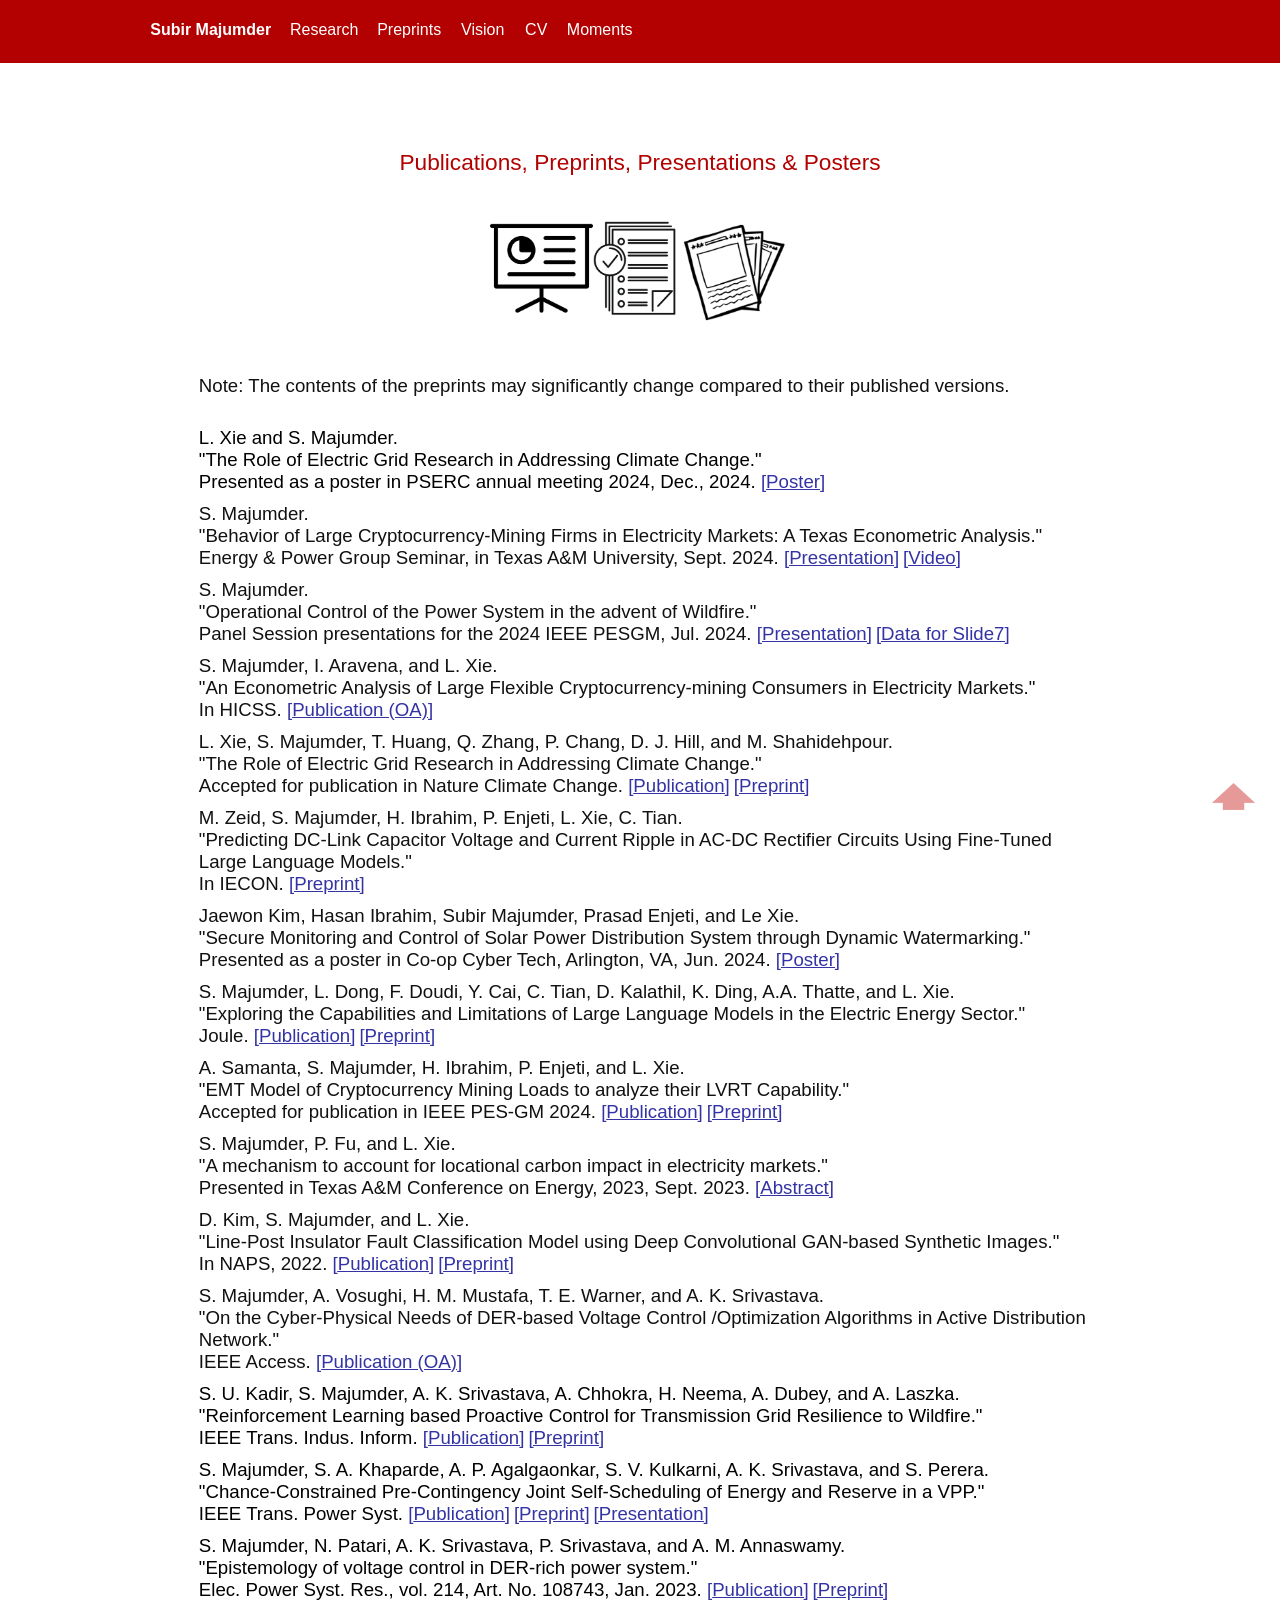
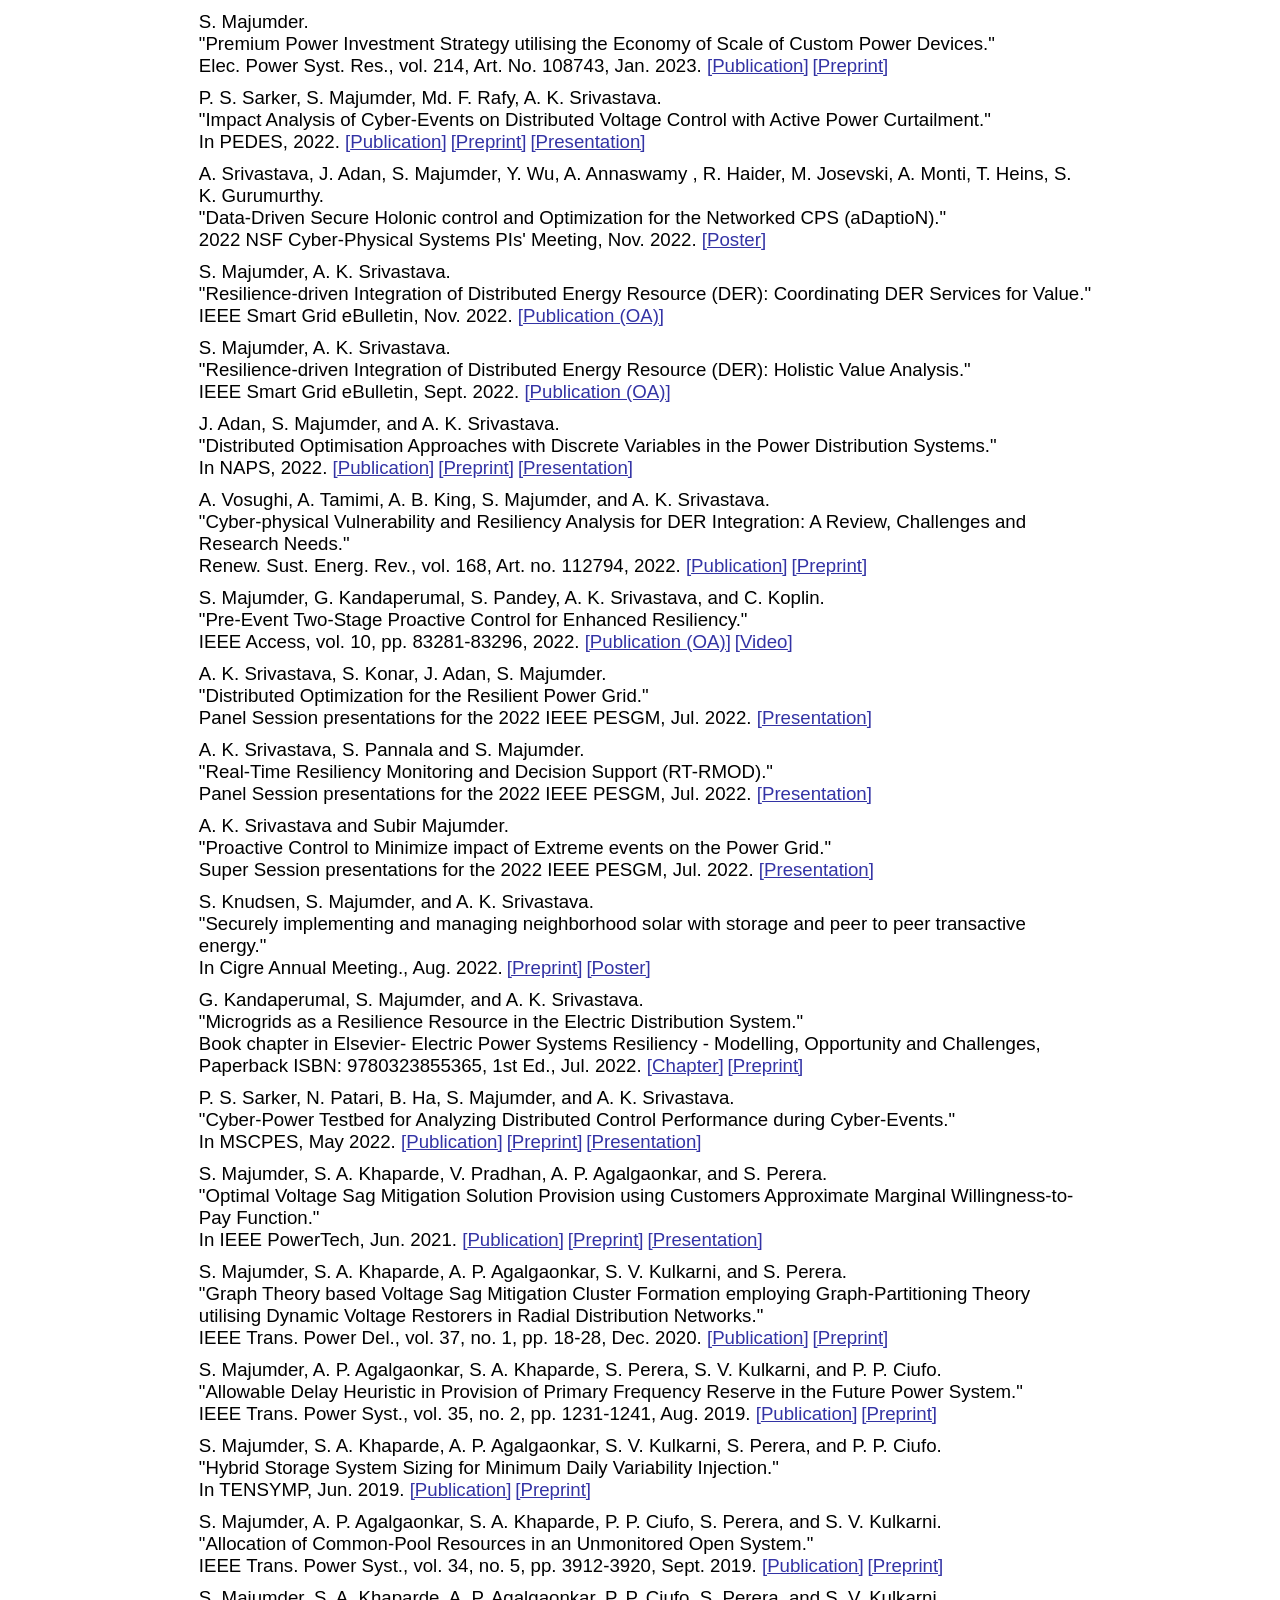
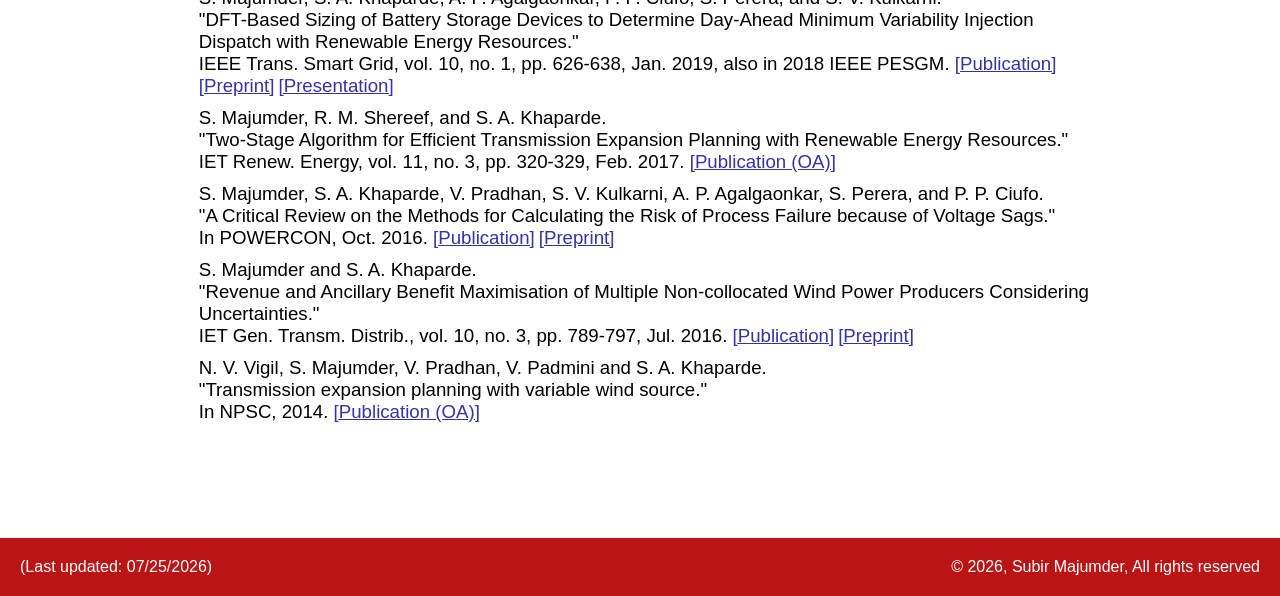
<file: preprints.html>
<!DOCTYPE html>
<html lang="en-US"> 
<head>
	<meta charset="utf-8">
	<meta name="viewport" content="width=device-width, initial-scale=1">
	<meta name="generator" content="RocketCake">
<script type="application/ld+json">
{
  "@context": "https://schema.org",
  "@type": "CollectionPage",
  "name": "Publications and Preprints | Subir Majumder",
  "url": "https://subirmajumder.com/preprints.html",
  "description": "Publications, preprints, presentations, posters, and research materials by Subir Majumder in power and energy systems.",
  "about": {
    "@type": "Person",
    "name": "Subir Majumder",
    "url": "https://subirmajumder.com/"
  }
}
</script>

<meta name="description" content="Publications, preprints, presentations, posters, and research materials by Subir Majumder.">
<link rel="canonical" href="https://subirmajumder.com/preprints.html">
<link rel="icon" type="image/x-icon" href="favicon.ico">

<meta property="og:title" content="Publications &amp; Preprints | Subir Majumder">
<meta property="og:description" content="Publications, preprints, presentations, posters, and research materials by Subir Majumder.">
<meta property="og:type" content="website">
<meta property="og:url" content="https://subirmajumder.com/preprints.html">
<meta property="og:image" content="https://subirmajumder.com/files/photo_of_subir_majumder_power_and_energy_systems_researcher.png">

<style>.visually-hidden {position: absolute; width: 1px; height: 1px; padding: 0; margin: -1px; overflow: hidden; clip: rect(0, 0, 0, 0); border: 0;}</style>

	<title>Publications &amp; Preprints | Subir Majumder</title>
	<meta name="keywords" content="Subir Majumder, publications, working papers, preprints, presentations, posters, power systems, energy economics, demand flexibility, AI data centers, Bitcoin mining, data-driven methods" />
	<link rel="stylesheet" type="text/css" href="preprints_html.css?h=5b21cdd8">
</head>
<body>
<div class="textstyle1">
<div id="container_24390623"><div id="container_24390623_padding" ><div class="textstyle2"><div id="container_384f337f"><div class="textstyle1"><div id="menu_d897a91"><div  class="menuholder1"><a href="javascript:void(0);" tabindex="-1" aria-label="&#8801;" >
	<div id="menuentry_40bea98b"  class="menustyle1 menu_d897a91_mainMenuEntry mobileEntry">
		<div class="menuentry_text1">
  <span class="textstyle3">&#8801;</span>
		</div>
	</div>
</a>
<a href="index.html" style="text-decoration:none" tabindex="-1">
	<div id="menuentry_7265b6f7"  class="menustyle2 menu_d897a91_mainMenuEntry normalEntry">
		<div class="menuentry_text2">
  <span class="textstyle4">Subir Majumder</span>
		</div>
	</div>
</a>
<a href="index.html#research_link" style="text-decoration:none" tabindex="-1">
	<div id="menuentry_6d9cec6f"  class="menustyle3 menu_d897a91_mainMenuEntry normalEntry">
		<div class="menuentry_text3">
  <span class="textstyle5">Research</span>
		</div>
	</div>
</a>
<a href="javascript:void(0);" tabindex="-1" aria-label="Preprints" >
	<div id="menuentry_5a5f2c2e"  class="menustyle4 menu_d897a91_mainMenuEntry normalEntry">
		<div class="menuentry_text3">
  <span class="textstyle5">Preprints</span>
		</div>
	</div>
</a>
<a href="vision.html" style="text-decoration:none" tabindex="-1">
	<div id="menuentry_58d0e6a9"  class="menustyle5 menu_d897a91_mainMenuEntry normalEntry">
		<div class="menuentry_text3">
  <span class="textstyle5">Vision</span>
		</div>
	</div>
</a>
<a href="cv.html" style="text-decoration:none" tabindex="-1">
	<div id="menuentry_3b8d5016"  class="menustyle6 menu_d897a91_mainMenuEntry normalEntry">
		<div class="menuentry_text3">
  <span class="textstyle5">CV</span>
		</div>
	</div>
</a>
<a href="moments.html" style="text-decoration:none" tabindex="-1">
	<div id="menuentry_54f9eef8"  class="menustyle7 menu_d897a91_mainMenuEntry normalEntry">
		<div class="menuentry_text3">
  <span class="textstyle5">Moments</span>
		</div>
	</div>
</a>

	<script type="text/javascript" src="files/wsp_menu.js"></script>
	<script type="text/javascript">
		var js_menu_d897a91= new wsp_menu('menu_d897a91', 'menu_d897a91', 10, null, true, {generateAriaLabels: true, setUsefulTabIndices: true, mobileMenuIsFullscreen: true, mobileMenuCloseButtonColor: '#C8C8C8', menuPaddingUsed: 10, mobileMenuAnimations: ['fadeMenus'], closeWhenMouseOut: false} );

		js_menu_d897a91.createMenuForItem('menuentry_40bea98b', ["  <span class=\"textstyle6\">Subir Majumder</span> ", 'index.html', '',
		                                   "  <span class=\"textstyle6\">Research</span> ", 'index.html#research_link', '',
		                                   "  <span class=\"textstyle6\">Preprints</span> ", 'javascript:void(0);', '',
		                                   "  <span class=\"textstyle6\">Vision</span> ", 'vision.html', '',
		                                   "  <span class=\"textstyle6\">CV</span> ", 'cv.html', '',
		                                   "  <span class=\"textstyle6\">Moments</span> ", 'moments.html', '']
		                                   , true);
		js_menu_d897a91.createMenuForItem('menuentry_7265b6f7', []);
		js_menu_d897a91.createMenuForItem('menuentry_6d9cec6f', []);
		js_menu_d897a91.createMenuForItem('menuentry_5a5f2c2e', []);
		js_menu_d897a91.createMenuForItem('menuentry_58d0e6a9', []);
		js_menu_d897a91.createMenuForItem('menuentry_3b8d5016', []);
		js_menu_d897a91.createMenuForItem('menuentry_54f9eef8', []);

	</script>
</div></div></div>
</div></div>
<div style="clear:both"></div></div></div>  </div>
<div class="textstyle2">
<div id="container_77f34116"><div id="container_77f34116_padding" ><div class="textstyle1"><div id="container_7955dde9"><div id="container_7955dde9_padding" ><div class="textstyle1"><div id="container_52b3dd01"><div id="container_52b3dd01_padding" ><div class="textstyle1"><div id="anchor_33edab6e"><a name="top_preprint"></a></div>
<div id="container_21c85519"><div id="container_21c85519_padding" ><div class="textstyle1"><div id="html_579f572f"><h1 class="visually-hidden"> Preprints, Publications, and Presentations of Subir Majumder </h1></div>
</div>
<div style="clear:both"></div></div></div></div>
<div style="clear:both"></div></div></div></div>
<div class="textstyle2"><h2 id="heading_776767d">Publications, Preprints, Presentations &amp; Posters</h2></div>
<div style="clear:both"></div></div></div><div id="container_25b673f2"><div id="container_25b673f2_padding" ><div class="textstyle2"><img src="files/subir_majumder_preprint_icon.png" id="img_675a4f0f" alt="Preprints, presentations, and posters" title="Preprints, presentations, and posters" /></div>
<div style="clear:both"></div></div></div><div id="container_3c9e773b"><div id="container_3c9e773b_padding" ><div class="textstyle1"><div id="container_14e9464b"><div id="container_14e9464b_padding" ><div class="textstyle1">  <span class="textstyle7">Note: The contents of the preprints may significantly change compared to their published versions.</span>
</div>
</div></div></div>
<div style="clear:both"></div></div></div><div id="container_caa3fdc"><div id="container_caa3fdc_padding" ><div class="textstyle1"><div id="container_4fb911e9"><div id="container_4fb911e9_padding" ><div class="textstyle1">  <span class="textstyle8">L. Xie and S. Majumder.<br/></span>
<h3 id="heading_3479b30e">&quot;The Role of Electric Grid Research in Addressing Climate Change.&quot;</h3>  <span class="textstyle8"><br/>Presented as a poster in PSERC annual meeting 2024, Dec., 2024. </span>
<span class="textstyle8"><a href="files/xie2024role.pdf" target="_blank" class="wsp1b8ee855">[Poster]</a></span><span class="textstyle8"><br/></span></div>
<div style="clear:both"></div></div></div><div id="container_48cd5694"><div id="container_48cd5694_padding" ><div class="textstyle1">  <span class="textstyle7">S. Majumder.<br/></span>
<h3 id="heading_41316cca">&quot;Behavior of Large Cryptocurrency-Mining Firms in Electricity Markets: A Texas Econometric Analysis.&quot;</h3>  <span class="textstyle7"><br/>Energy &amp; Power Group Seminar, in Texas A&amp;M University, Sept. 2024. </span>
  <span class="textstyle7"><a href="files/majumder2024behaviour.pdf" target="_blank" class="wsp1b8ee855">[Presentation]</a></span>
  <span class="textstyle7"> </span>
<span class="textstyle7"><a href="https://drive.google.com/drive/folders/1tDrdkMi5ywI5SYmpV69PBXqVIkClmpzi?usp=sharing" target="_blank" class="wsp1b8ee855">[Video]</a></span><span class="textstyle8"><br/></span></div>
<div style="clear:both"></div></div></div><div id="container_3f79ab3d"><div id="container_3f79ab3d_padding" ><div class="textstyle1">  <span class="textstyle7">S. Majumder.<br/></span>
<h3 id="heading_531a072a">&quot;Operational Control of the Power System in the advent of Wildfire.&quot;</h3>  <span class="textstyle7"><br/>Panel Session presentations for the 2024 IEEE PESGM, Jul. 2024. </span>
  <span class="textstyle7"><a href="files/majumder2024operational.pdf" target="_blank" class="wsp1b8ee855">[Presentation]</a></span>
  <span class="textstyle7"> </span>
<span class="textstyle7"><a href="files/power_grid_control_wildfire_with_ai_data.xlsx" target="_blank" class="wsp1b8ee855" rel="nofollow" download>[Data for Slide7]</a></span><span class="textstyle8"><br/></span></div>
<div style="clear:both"></div></div></div><div id="container_423ba531"><div id="container_423ba531_padding" ><div class="textstyle1">  <span class="textstyle7">S. Majumder, I. Aravena, and L. Xie.<br/></span>
<h3 id="heading_14714d46">&quot;An Econometric Analysis of Large Flexible Cryptocurrency-mining Consumers in Electricity Markets.&quot;</h3>  <span class="textstyle7"><br/>In HICSS. </span>
<span class="textstyle8"><a href="https://scholarspace.manoa.hawaii.edu/server/api/core/bitstreams/26bc636c-08d3-4cc1-a083-da112bfe0855/content" target="_blank" class="wsp1b8ee855">[</a></span><span class="textstyle7"><a href="https://scholarspace.manoa.hawaii.edu/server/api/core/bitstreams/26bc636c-08d3-4cc1-a083-da112bfe0855/content" target="_blank" class="wsp1b8ee855">Publication (OA)]</a></span></div>
<div style="clear:both"></div></div></div><div id="container_2eac08a6"><div id="container_2eac08a6_padding" ><div class="textstyle1">  <span class="textstyle7">L. Xie, S. Majumder, T. Huang, Q. Zhang, P. Chang, D. J. Hill, and M. Shahidehpour.<br/></span>
<h3 id="heading_22d9e89a">&quot;The Role of Electric Grid Research in Addressing Climate Change.&quot;</h3>  <span class="textstyle7"><br/>Accepted for publication in Nature Climate Change. </span>
<span class="textstyle8"><a href="https://www.nature.com/articles/s41558-024-02092-1" target="_blank" class="wsp1b8ee855">[</a></span><span class="textstyle7"><a href="https://www.nature.com/articles/s41558-024-02092-1" target="_blank" class="wsp1b8ee855">Publication]</a></span>  <span class="textstyle7"> </span>
<span class="textstyle7"><a href="https://arxiv.org/pdf/2406.17976" target="_blank" class="wsp1b8ee855">[Preprint]</a></span><span class="textstyle7"><br/></span></div>
<div style="clear:both"></div></div></div><div id="container_1909dea2"><div id="container_1909dea2_padding" ><div class="textstyle1">  <span class="textstyle7">M. Zeid, S. Majumder, H. Ibrahim, P. Enjeti, L. Xie, C. Tian.<br/>&quot;Predicting DC-Link Capacitor Voltage and Current Ripple in AC-DC Rectifier Circuits Using Fine-Tuned Large Language Models.&quot;<br/>In IECON. </span>
<span class="textstyle7"><a href="https://arxiv.org/pdf/2407.01724" target="_blank" class="wsp1b8ee855">[Preprint]</a></span><span class="textstyle8"><br/></span></div>
</div></div><div id="container_70b1cc99"><div id="container_70b1cc99_padding" ><div class="textstyle1">  <span class="textstyle7">Jaewon Kim, Hasan Ibrahim, Subir Majumder, Prasad Enjeti, and Le Xie.<br/>&quot;Secure Monitoring and Control of Solar Power Distribution System through Dynamic Watermarking.&quot;<br/>Presented as a poster in Co-op Cyber Tech, Arlington, VA, Jun. 2024. </span>
<span class="textstyle7"><a href="files/xie2024secure.pptx" target="_blank" class="wsp1b8ee855" rel="nofollow" download>[Poster]</a></span><span class="textstyle7"><br/></span></div>
</div></div><div id="container_4df0b22c"><div id="container_4df0b22c_padding" ><div class="textstyle1">  <span class="textstyle7">S. Majumder, L. Dong, F. Doudi, Y. Cai, C. Tian, D. Kalathil, K. Ding, A.A. Thatte, and L. Xie.<br/></span>
<h3 id="heading_1cad1a91">&quot;Exploring the Capabilities and Limitations of Large Language Models in the Electric Energy Sector.&quot;</h3>  <span class="textstyle7"><br/>Joule. </span>
<span class="textstyle8"><a href="https://www.sciencedirect.com/science/article/pii/S254243512400237X?ref=pdf_download&fr=RR-5&rr=a0b48715283cf361" target="_blank" class="wsp1b8ee855">[</a></span><span class="textstyle7"><a href="https://www.sciencedirect.com/science/article/pii/S254243512400237X?ref=pdf_download&fr=RR-5&rr=a0b48715283cf361" target="_blank" class="wsp1b8ee855">Publication]</a></span>  <span class="textstyle7"> </span>
<span class="textstyle7"><a href="https://arxiv.org/pdf/2403.09125" target="_blank" class="wsp1b8ee855">[Preprint]</a></span><span class="textstyle7"><br/></span></div>
<div style="clear:both"></div></div></div><div id="container_793c5af1"><div id="container_793c5af1_padding" ><div class="textstyle1">  <span class="textstyle7">A. Samanta, S. Majumder, H. Ibrahim, P. Enjeti, and L. Xie.<br/>&quot;EMT Model of Cryptocurrency Mining Loads to analyze their LVRT Capability.&quot;<br/>Accepted for publication in IEEE PES-GM 2024. </span>
<span class="textstyle8"><a href="https://ieeexplore.ieee.org/document/10689224/" target="_blank" class="wsp1b8ee855">[</a></span><span class="textstyle7"><a href="https://ieeexplore.ieee.org/document/10689224/" target="_blank" class="wsp1b8ee855">Publication]</a></span>  <span class="textstyle7"> </span>
<span class="textstyle8"><a href="https://arxiv.org/html/2312.15067v1" target="_blank" class="wsp1b8ee855">[Preprint]</a></span><span class="textstyle8"><br/></span></div>
</div></div><div id="container_4e39dad9"><div id="container_4e39dad9_padding" ><div class="textstyle1">  <span class="textstyle7">S. Majumder, P. Fu, and L. Xie.<br/>&quot;A mechanism to account for locational carbon impact in electricity markets.&quot;<br/>Presented in Texas A&amp;M Conference on Energy, 2023, Sept. 2023. </span>
<span class="textstyle7"><a href="files/majumder2023mechanism.pdf" target="_blank" class="wsp1b8ee855" rel="nofollow" download>[Abstract]</a></span><span class="textstyle8"><br/></span></div>
</div></div><div id="container_449500d8"><div id="container_449500d8_padding" ><div class="textstyle1">  <span class="textstyle7">D. Kim, S. Majumder, and L. Xie.<br/>&quot;Line-Post Insulator Fault Classification Model using Deep Convolutional GAN-based Synthetic Images.&quot;<br/>In NAPS, 2022. </span>
<span class="textstyle8"><a href="https://ieeexplore.ieee.org/document/10318616" target="_blank" class="wsp1b8ee855">[</a></span><span class="textstyle7"><a href="https://ieeexplore.ieee.org/document/10318616" target="_blank" class="wsp1b8ee855">Publication]</a></span>  <span class="textstyle7"> </span>
<span class="textstyle8"><a href="files/kim2023line.pdf" target="_blank" class="wsp1b8ee855" rel="nofollow" download>[Preprint]</a></span><span class="textstyle8"><br/></span></div>
</div></div><div id="container_54dcf3ba"><div id="container_54dcf3ba_padding" ><div class="textstyle1">  <span class="textstyle7">S. Majumder, A. Vosughi, H. M. Mustafa, T. E. Warner, and A. K. Srivastava.<br/>&quot;On the Cyber-Physical Needs of DER-based Voltage Control /Optimization Algorithms in Active Distribution Network.&quot;<br/>IEEE Access. </span>
<span class="textstyle8"><a href="https://ieeexplore.ieee.org/document/10129266" target="_blank" class="wsp1b8ee855">[</a></span><span class="textstyle7"><a href="https://ieeexplore.ieee.org/document/10129266" target="_blank" class="wsp1b8ee855">Publication (OA)]</a></span><span class="textstyle8"><br/></span></div>
</div></div><div id="container_217b53ed"><div id="container_217b53ed_padding" ><div class="textstyle1">  <span class="textstyle8">S. U. Kadir, S. Majumder, A. K. Srivastava, A. Chhokra, H. Neema, A. Dubey, and A. Laszka.<br/></span>
<h3 id="heading_1cbf4b04">&quot;Reinforcement Learning based Proactive Control for Transmission Grid Resilience to Wildfire.&quot;</h3>  <span class="textstyle8"><br/>IEEE Trans. Indus. Inform. </span>
<span class="textstyle8"><a href="https://ieeexplore.ieee.org/document/10091911" target="_blank" class="wsp1b8ee855">[</a></span><span class="textstyle7"><a href="https://ieeexplore.ieee.org/document/10091911" target="_blank" class="wsp1b8ee855">Publication]</a></span>  <span class="textstyle7"> </span>
<span class="textstyle8"><a href="files/kadir2024reinforcement.pdf" target="_blank" class="wsp1b8ee855" rel="nofollow" download>[Preprint]</a></span><span class="textstyle9"><br/></span></div>
<div style="clear:both"></div></div></div><div id="container_780b4d8"><div id="container_780b4d8_padding" ><div class="textstyle1">  <span class="textstyle8">S. Majumder, S. A. Khaparde, A. P. Agalgaonkar, S. V. Kulkarni, A. K. Srivastava, and S. Perera.<br/></span>
<h3 id="heading_92f8692">&quot;Chance-Constrained Pre-Contingency Joint Self-Scheduling of Energy and Reserve in a VPP.&quot;</h3>  <span class="textstyle8"><br/>IEEE Trans. Power Syst. </span>
<span class="textstyle8"><a href="https://ieeexplore.ieee.org/document/10044261" target="_blank" class="wsp1b8ee855">[</a></span><span class="textstyle7"><a href="https://ieeexplore.ieee.org/document/10044261" target="_blank" class="wsp1b8ee855">Publication]</a></span>  <span class="textstyle7"> </span>
  <span class="textstyle8"><a href="files/majumder2023chance.pdf" target="_blank" class="wsp1b8ee855" rel="nofollow" download>[Preprint]</a></span>
  <span class="textstyle8"> </span>
<span class="textstyle8"><a href="files/majumder2023bchance.pdf" target="_blank" class="wsp1b8ee855">[Presentation]</a></span><span class="textstyle8"><br/></span></div>
<div style="clear:both"></div></div></div><div id="container_1652bda9"><div id="container_1652bda9_padding" ><div class="textstyle1">  <span class="textstyle8">S. Majumder, N. Patari, A. K. Srivastava, P. Srivastava, and A. M. Annaswamy.<br/>&quot;Epistemology of voltage control in DER-rich power system.&quot;<br/>Elec. Power Syst. Res., vol. 214, Art. No. 108743, Jan. 2023. </span>
<span class="textstyle8"><a href="https://www.sciencedirect.com/science/article/abs/pii/S0378779622009270" target="_blank" class="wsp1b8ee855">[</a></span><span class="textstyle7"><a href="https://www.sciencedirect.com/science/article/abs/pii/S0378779622009270" target="_blank" class="wsp1b8ee855">Publication]</a></span>  <span class="textstyle7"> </span>
<span class="textstyle8"><a href="files/majumder2023epistemology.pdf" target="_blank" class="wsp1b8ee855" rel="nofollow" download>[Preprint]</a></span><span class="textstyle8"><br/></span></div>
</div></div><div id="container_5806090c"><div id="container_5806090c_padding" ><div class="textstyle1">  <span class="textstyle8">S. Majumder.<br/>&quot;Premium Power Investment Strategy utilising the Economy of Scale of Custom Power Devices.&quot;<br/>Elec. Power Syst. Res., vol. 214, Art. No. 108743, Jan. 2023. </span>
<span class="textstyle8"><a href="https://www.sciencedirect.com/science/article/abs/pii/S0378779622008008" target="_blank" class="wsp1b8ee855">[</a></span><span class="textstyle7"><a href="https://www.sciencedirect.com/science/article/abs/pii/S0378779622008008" target="_blank" class="wsp1b8ee855">Publication]</a></span>  <span class="textstyle7"> </span>
<span class="textstyle8"><a href="files/majumder2023premium.pdf" target="_blank" class="wsp1b8ee855" rel="nofollow" download>[Preprint]</a></span><span class="textstyle8"><br/></span></div>
</div></div><div id="container_1fc05947"><div id="container_1fc05947_padding" ><div class="textstyle1">  <span class="textstyle8">P. S. Sarker, S. Majumder, Md. F. Rafy, A. K. Srivastava.<br/>&quot;Impact Analysis of Cyber-Events on Distributed Voltage Control with Active Power Curtailment.&quot;<br/>In PEDES, 2022. </span>
<span class="textstyle8"><a href="https://ieeexplore.ieee.org/document/10080183" target="_blank" class="wsp1b8ee855">[</a></span><span class="textstyle7"><a href="https://ieeexplore.ieee.org/document/10080183" target="_blank" class="wsp1b8ee855">Publication]</a></span>  <span class="textstyle7"> </span>
  <span class="textstyle8"><a href="files/sarkar2022impact.pdf" target="_blank" class="wsp1b8ee855" rel="nofollow" download>[Preprint]</a></span>
  <span class="textstyle8"> </span>
<span class="textstyle8"><a href="files/sarkar2022impact.pptx" target="_blank" class="wsp1b8ee855" rel="nofollow" download>[Presentation]</a></span><span class="textstyle8"><br/></span></div>
</div></div><div id="container_a96c69"><div id="container_a96c69_padding" ><div class="textstyle1">  <span class="textstyle8">A. Srivastava, J. Adan, S. Majumder, Y. Wu, A. Annaswamy , R. Haider, M. Josevski, A. Monti, T. Heins, S. K. Gurumurthy.<br/>&quot;Data-Driven Secure Holonic control and Optimization for the Networked CPS (aDaptioN).&quot;<br/>2022 NSF Cyber-Physical Systems PIs' Meeting, Nov. 2022. </span>
<span class="textstyle8"><a href="files/srivastava2022cps.pdf" target="_blank" class="wsp1b8ee855" rel="nofollow" download>[Poster]</a></span><span class="textstyle8"><br/></span></div>
</div></div><div id="container_7edaaf8d"><div id="container_7edaaf8d_padding" ><div class="textstyle1">  <span class="textstyle8">S. Majumder, A. K. Srivastava.<br/>&quot;Resilience-driven Integration of Distributed Energy Resource (DER): Coordinating DER Services for Value.&quot; <br/>IEEE Smart Grid eBulletin, Nov. 2022. </span>
<span class="textstyle8"><a href="https://smartgrid.ieee.org/bulletins/november-2022/resilience-driven-integration-of-distributed-energy-resource-der-coordinating-der-services-for-value" target="_blank" class="wsp1b8ee855">[</a></span><span class="textstyle7"><a href="https://smartgrid.ieee.org/bulletins/november-2022/resilience-driven-integration-of-distributed-energy-resource-der-coordinating-der-services-for-value" target="_blank" class="wsp1b8ee855">Publication (OA)]</a></span><span class="textstyle8"><br/></span></div>
</div></div><div id="container_13a168f5"><div id="container_13a168f5_padding" ><div class="textstyle1">  <span class="textstyle8">S. Majumder, A. K. Srivastava.<br/>&quot;Resilience-driven Integration of Distributed Energy Resource (DER): Holistic Value Analysis.&quot;<br/>IEEE Smart Grid eBulletin, Sept. 2022. </span>
<span class="textstyle8"><a href="https://smartgrid.ieee.org/bulletins/september-2022/resilience-driven-integration-of-distributed-energy-resource-der-holistic-value-analysis" target="_blank" class="wsp1b8ee855">[</a></span><span class="textstyle7"><a href="https://smartgrid.ieee.org/bulletins/september-2022/resilience-driven-integration-of-distributed-energy-resource-der-holistic-value-analysis" target="_blank" class="wsp1b8ee855">Publication (OA)]</a></span><span class="textstyle8"><br/></span></div>
</div></div><div id="container_405b8633"><div id="container_405b8633_padding" ><div class="textstyle1">  <span class="textstyle8">J. Adan, S. Majumder, and A. K. Srivastava.<br/>&quot;Distributed Optimisation Approaches with Discrete Variables in the Power Distribution Systems.&quot;<br/>In NAPS, 2022. </span>
<span class="textstyle8"><a href="https://ieeexplore.ieee.org/document/10012260" target="_blank" class="wsp1b8ee855">[</a></span><span class="textstyle7"><a href="https://ieeexplore.ieee.org/document/10012260" target="_blank" class="wsp1b8ee855">Publication]</a></span>  <span class="textstyle7"> </span>
<span class="textstyle7"><a href="files/adan2022distributed.pdf" target="_blank" class="wsp1b8ee855">[</a></span><span class="textstyle8"><a href="files/adan2022distributed.pdf" target="_blank" class="wsp1b8ee855" rel="nofollow" download>Preprint]</a></span>  <span class="textstyle8"> </span>
<span class="textstyle8"><a href="files/adan2022distributed.pptx" target="_blank" class="wsp1b8ee855">[Presentation]</a></span><span class="textstyle7"><br/></span></div>
</div></div><div id="container_61c7ac77"><div id="container_61c7ac77_padding" ><div class="textstyle1">  <span class="textstyle8">A. Vosughi, A. Tamimi, A. B. King, S. Majumder, and A. K. Srivastava.<br/>&quot;Cyber-physical Vulnerability and Resiliency Analysis for DER Integration: A Review, Challenges and Research Needs.&quot;<br/>Renew. Sust. Energ. Rev., vol. 168, Art. no. 112794, 2022. </span>
<span class="textstyle8"><a href="https://www.sciencedirect.com/science/article/abs/pii/S1364032122006785" target="_blank" class="wsp1b8ee855">[</a></span><span class="textstyle7"><a href="https://www.sciencedirect.com/science/article/abs/pii/S1364032122006785" target="_blank" class="wsp1b8ee855">Publication]</a></span>  <span class="textstyle7"> </span>
<span class="textstyle7"><a href="files/vosughi2022cyber.pdf" target="_blank" class="wsp1b8ee855">[</a></span><span class="textstyle8"><a href="files/vosughi2022cyber.pdf" target="_blank" class="wsp1b8ee855" rel="nofollow" download>Preprint]</a></span><span class="textstyle8"><br/></span></div>
</div></div><div id="container_664bc95"><div id="container_664bc95_padding" ><div class="textstyle1">  <span class="textstyle8">S. Majumder, G. Kandaperumal, S. Pandey, A. K. Srivastava, and C. Koplin.<br/></span>
<h3 id="heading_627a1e39">&quot;Pre-Event Two-Stage Proactive Control for Enhanced Resiliency.&quot;</h3>  <span class="textstyle8"><br/>IEEE Access, vol. 10, pp. 83281-83296, 2022. </span>
<span class="textstyle8"><a href="https://ieeexplore.ieee.org/document/9846964" target="_blank" class="wsp1b8ee855">[</a></span><span class="textstyle7"><a href="https://ieeexplore.ieee.org/document/9846964" target="_blank" class="wsp1b8ee855">Publication (OA)]</a></span>  <span class="textstyle8"> </span>
<span class="textstyle8"><a href="files/proactive_control_power_distribution_system_switching.mp4" target="_blank" class="wsp1b8ee855" rel="nofollow" download>[Video]</a></span><span class="textstyle8"><br/></span></div>
<div style="clear:both"></div></div></div><div id="container_7f759eb3"><div id="container_7f759eb3_padding" ><div class="textstyle1">  <span class="textstyle8">A. K. Srivastava, S. Konar, J. Adan, S. Majumder.<br/>&quot;Distributed Optimization for the Resilient Power Grid.&quot;<br/>Panel Session presentations for the 2022 IEEE PESGM, Jul. 2022. </span>
<span class="textstyle8"><a href="files/srivastava2022distributed.pdf" target="_blank" class="wsp1b8ee855" rel="nofollow" download>[Presentation]</a></span><span class="textstyle8"><br/></span></div>
</div></div><div id="container_6e8f5ca4"><div id="container_6e8f5ca4_padding" ><div class="textstyle1">  <span class="textstyle8">A. K. Srivastava, S. Pannala and S. Majumder.<br/>&quot;Real-Time Resiliency Monitoring and Decision Support (RT-RMOD).&quot;<br/>Panel Session presentations for the 2022 IEEE PESGM, Jul. 2022. </span>
<span class="textstyle8"><a href="files/srivastava2022real.pptx" target="_blank" class="wsp1b8ee855" rel="nofollow" download>[Presentation]</a></span><span class="textstyle8"><br/></span></div>
</div></div><div id="container_3e367a2f"><div id="container_3e367a2f_padding" ><div class="textstyle1">  <span class="textstyle8">A. K. Srivastava and Subir Majumder.<br/></span>
<h3 id="heading_266be3b7">&quot;Proactive Control to Minimize impact of Extreme events on the Power Grid.&quot;</h3>  <span class="textstyle8"><br/>Super Session presentations for the 2022 IEEE PESGM, Jul. 2022. </span>
<span class="textstyle8"><a href="files/srivastava2022proactive.pdf" target="_blank" class="wsp1b8ee855">[Presentation]</a></span><span class="textstyle8"><br/></span></div>
<div style="clear:both"></div></div></div><div id="container_3542d633"><div id="container_3542d633_padding" ><div class="textstyle1">  <span class="textstyle8">S. Knudsen, S. Majumder, and A. K. Srivastava.<br/>&quot;Securely implementing and managing neighborhood solar with storage and peer to peer transactive energy.&quot;<br/>In Cigre Annual Meeting., Aug. 2022.</span>
  <span class="textstyle7"> </span>
<span class="textstyle7"><a href="https://arxiv.org/pdf/2302.11753" target="_blank" class="wsp1b8ee855">[</a></span><span class="textstyle8"><a href="https://arxiv.org/pdf/2302.11753" target="_blank" class="wsp1b8ee855">Preprint]</a></span>  <span class="textstyle8"> </span>
<span class="textstyle8"><a href="files/knudsen2022securely.pptx" target="_blank" class="wsp1b8ee855" rel="nofollow" download>[Poster]</a></span><span class="textstyle8"><br/></span></div>
</div></div><div id="container_20f1c961"><div id="container_20f1c961_padding" ><div class="textstyle1">  <span class="textstyle8">G. Kandaperumal, S. Majumder, and A. K. Srivastava.<br/>&quot;Microgrids as a Resilience Resource in the Electric Distribution System.&quot;<br/>Book chapter in Elsevier- Electric Power Systems Resiliency - Modelling, Opportunity and Challenges, Paperback ISBN: 9780323855365, 1st Ed., Jul. 2022. </span>
  <span class="textstyle8"><a href="https://www.sciencedirect.com/science/chapter/edited-volume/abs/pii/B9780323855365000035" target="_blank" class="wsp1b8ee855">[Chapter]</a></span>
  <span class="textstyle8"> </span>
<span class="textstyle8"><a href="files/kandaperumal2022microgrids.pdf" target="_blank" class="wsp1b8ee855" rel="nofollow" download>[Preprint]</a></span><span class="textstyle8"><br/></span></div>
</div></div><div id="container_35c2174c"><div id="container_35c2174c_padding" ><div class="textstyle1">  <span class="textstyle8">P. S. Sarker, N. Patari, B. Ha, S. Majumder, and A. K. Srivastava.<br/>&quot;Cyber-Power Testbed for Analyzing Distributed Control Performance during Cyber-Events.&quot;<br/>In MSCPES, May 2022. </span>
<span class="textstyle8"><a href="https://ieeexplore.ieee.org/document/9770160" target="_blank" class="wsp1b8ee855">[</a></span><span class="textstyle7"><a href="https://ieeexplore.ieee.org/document/9770160" target="_blank" class="wsp1b8ee855">Publication]</a></span>  <span class="textstyle7"> </span>
  <span class="textstyle8"><a href="files/sarkar2022cyber.pdf" target="_blank" class="wsp1b8ee855" rel="nofollow" download>[Preprint]</a></span>
  <span class="textstyle8"> </span>
<span class="textstyle8"><a href="files/sarkar2022cyber.pptx" target="_blank" class="wsp1b8ee855" rel="nofollow" download>[Presentation]</a></span><span class="textstyle8"><br/></span></div>
</div></div><div id="container_b72ce20"><div id="container_b72ce20_padding" ><div class="textstyle1">  <span class="textstyle8">S. Majumder, S. A. Khaparde, V. Pradhan, A. P. Agalgaonkar, and S. Perera.<br/>&quot;Optimal Voltage Sag Mitigation Solution Provision using Customers Approximate Marginal Willingness-to-Pay Function.&quot;<br/>In IEEE PowerTech, Jun. 2021. </span>
<span class="textstyle8"><a href="https://ieeexplore.ieee.org/abstract/document/9495015" target="_blank" class="wsp1b8ee855">[</a></span><span class="textstyle7"><a href="https://ieeexplore.ieee.org/abstract/document/9495015" target="_blank" class="wsp1b8ee855">Publication]</a></span>  <span class="textstyle7"> </span>
  <span class="textstyle8"><a href="files/majumder2021optimal.pdf" target="_blank" class="wsp1b8ee855" rel="nofollow" download>[Preprint]</a></span>
  <span class="textstyle8"> </span>
<span class="textstyle8"><a href="files/majumder2021optimal.ppt" target="_blank" class="wsp1b8ee855" rel="nofollow" download>[Presentation]</a></span><span class="textstyle8"><br/></span></div>
</div></div><div id="container_5c2fe1ea"><div id="container_5c2fe1ea_padding" ><div class="textstyle1">  <span class="textstyle8">S. Majumder, S. A. Khaparde, A. P. Agalgaonkar, S. V. Kulkarni, and S. Perera.<br/></span>
<h3 id="heading_5f4f2390">&quot;Graph Theory based Voltage Sag Mitigation Cluster Formation employing Graph-Partitioning Theory utilising Dynamic Voltage Restorers in Radial Distribution Networks.&quot;</h3>  <span class="textstyle8"><br/>IEEE Trans. Power Del., vol. 37, no. 1, pp. 18-28, Dec. 2020. </span>
<span class="textstyle8"><a href="https://ieeexplore.ieee.org/document/9310210/" target="_blank" class="wsp1b8ee855">[</a></span><span class="textstyle7"><a href="https://ieeexplore.ieee.org/document/9310210/" target="_blank" class="wsp1b8ee855">Publication]</a></span>  <span class="textstyle7"> </span>
<span class="textstyle8"><a href="files/majumder2021graph.pdf" target="_blank" class="wsp1b8ee855" rel="nofollow" download>[Preprint]</a></span><span class="textstyle8"><br/></span></div>
<div style="clear:both"></div></div></div><div id="container_242c4b28"><div id="container_242c4b28_padding" ><div class="textstyle1">  <span class="textstyle8">S. Majumder, A. P. Agalgaonkar, S. A. Khaparde, S. Perera, S. V. Kulkarni, and P. P. Ciufo.<br/>&quot;Allowable Delay Heuristic in Provision of Primary Frequency Reserve in the Future Power System.&quot;<br/>IEEE Trans. Power Syst., vol.  35, no.  2, pp. 1231-1241, Aug. 2019. </span>
<span class="textstyle8"><a href="https://ieeexplore.ieee.org/document/8809267" target="_blank" class="wsp1b8ee855">[</a></span><span class="textstyle7"><a href="https://ieeexplore.ieee.org/document/8809267" target="_blank" class="wsp1b8ee855">Publication]</a></span>  <span class="textstyle7"> </span>
<span class="textstyle8"><a href="files/majumder2019allowable.pdf" target="_blank" class="wsp1b8ee855" rel="nofollow" download>[Preprint]</a></span><span class="textstyle8"><br/></span></div>
</div></div><div id="container_43de8361"><div id="container_43de8361_padding" ><div class="textstyle1">  <span class="textstyle8">S. Majumder, S. A. Khaparde, A. P. Agalgaonkar, S. V. Kulkarni, S. Perera, and P. P. Ciufo.<br/>&quot;Hybrid Storage System Sizing for Minimum Daily Variability Injection.&quot;<br/>In TENSYMP, Jun. 2019. </span>
<span class="textstyle8"><a href="https://ieeexplore.ieee.org/abstract/document/8971050/" target="_blank" class="wsp1b8ee855">[</a></span><span class="textstyle7"><a href="https://ieeexplore.ieee.org/abstract/document/8971050/" target="_blank" class="wsp1b8ee855">Publication]</a></span>  <span class="textstyle7"> </span>
<span class="textstyle8"><a href="files/majumder2019hybrid.pdf" target="_blank" class="wsp1b8ee855" rel="nofollow" download>[Preprint]</a></span><span class="textstyle8"><br/></span></div>
</div></div><div id="container_6b66de80"><div id="container_6b66de80_padding" ><div class="textstyle1">  <span class="textstyle8">S. Majumder, A. P. Agalgaonkar, S. A. Khaparde, P. P. Ciufo, S. Perera, and S. V. Kulkarni.<br/></span>
<h3 id="heading_f1669e6">&quot;Allocation of Common-Pool Resources in an Unmonitored Open System.&quot;</h3>  <span class="textstyle8"><br/>IEEE Trans. Power Syst., vol. 34, no. 5, pp. 3912-3920, Sept. 2019. </span>
<span class="textstyle8"><a href="https://ieeexplore.ieee.org/document/8651365" target="_blank" class="wsp1b8ee855">[</a></span><span class="textstyle7"><a href="https://ieeexplore.ieee.org/document/8651365" target="_blank" class="wsp1b8ee855">Publication]</a></span>  <span class="textstyle7"> </span>
<span class="textstyle8"><a href="files/majumder2019allocation.pdf" target="_blank" class="wsp1b8ee855" rel="nofollow" download>[Preprint]</a></span><span class="textstyle8"><br/></span></div>
<div style="clear:both"></div></div></div><div id="container_503a6984"><div id="container_503a6984_padding" ><div class="textstyle1">  <span class="textstyle8">S. Majumder, S. A. Khaparde, A. P. Agalgaonkar, P. P. Ciufo, S. Perera, and S. V. Kulkarni.<br/></span>
<h3 id="heading_30349247">&quot;DFT-Based Sizing of Battery Storage Devices to Determine Day-Ahead Minimum Variability Injection Dispatch with Renewable Energy Resources.&quot;</h3>  <span class="textstyle8"><br/>IEEE Trans. Smart Grid, vol. 10, no. 1, pp. 626-638, Jan. 2019, also in 2018 IEEE PESGM. </span>
<span class="textstyle8"><a href="https://ieeexplore.ieee.org/document/8026163" target="_blank" class="wsp1b8ee855">[</a></span><span class="textstyle7"><a href="https://ieeexplore.ieee.org/document/8026163" target="_blank" class="wsp1b8ee855">Publication]</a></span>  <span class="textstyle7"> </span>
  <span class="textstyle8"><a href="files/majumder2018dft.pdf" target="_blank" class="wsp1b8ee855" rel="nofollow" download>[Preprint]</a></span>
  <span class="textstyle8"> </span>
<span class="textstyle8"><a href="files/majumder2018dft.pptx" target="_blank" class="wsp1b8ee855">[Presentation]</a></span><span class="textstyle8"><br/></span></div>
<div style="clear:both"></div></div></div><div id="container_52cf169"><div id="container_52cf169_padding" ><div class="textstyle1">  <span class="textstyle8">S. Majumder, R. M. Shereef, and S. A. Khaparde.<br/></span>
<h3 id="heading_7d1e410e">&quot;Two-Stage Algorithm for Efficient Transmission Expansion Planning with Renewable Energy Resources.&quot;</h3>  <span class="textstyle8"><br/>IET Renew. Energy, vol. 11, no. 3, pp. 320-329, Feb. 2017. </span>
<span class="textstyle8"><a href="https://digital-library.theiet.org/doi/full/10.1049/iet-rpg.2016.0085" target="_blank" class="wsp1b8ee855">[</a></span><span class="textstyle7"><a href="https://digital-library.theiet.org/doi/full/10.1049/iet-rpg.2016.0085" target="_blank" class="wsp1b8ee855">Publication (OA)]</a></span><span class="textstyle8"><br/></span></div>
<div style="clear:both"></div></div></div><div id="container_2bdb2619"><div id="container_2bdb2619_padding" ><div class="textstyle1">  <span class="textstyle8">S. Majumder, S. A. Khaparde, V. Pradhan, S. V. Kulkarni, A. P. Agalgaonkar, S. Perera, and P. P. Ciufo.<br/>&quot;A Critical Review on the Methods for Calculating the Risk of Process Failure because of Voltage Sags.&quot;<br/>In POWERCON, Oct. 2016. </span>
<span class="textstyle8"><a href="https://ieeexplore.ieee.org/document/7754042" target="_blank" class="wsp1b8ee855">[</a></span><span class="textstyle7"><a href="https://ieeexplore.ieee.org/document/7754042" target="_blank" class="wsp1b8ee855">Publication]</a></span>  <span class="textstyle7"> </span>
<span class="textstyle8"><a href="files/majumder2016critical.pdf" target="_blank" class="wsp1b8ee855" rel="nofollow" download>[Preprint]</a></span><span class="textstyle8"><br/></span></div>
</div></div><div id="container_7cdddc1b"><div id="container_7cdddc1b_padding" ><div class="textstyle1">  <span class="textstyle8">S. Majumder and S. A. Khaparde.<br/></span>
<h3 id="heading_6c4cca11">&quot;Revenue and Ancillary Benefit Maximisation of Multiple Non-collocated Wind Power Producers Considering Uncertainties.&quot;</h3>  <span class="textstyle8"><br/>IET Gen. Transm. Distrib., vol. 10, no. 3, pp. 789-797, Jul. 2016. </span>
<span class="textstyle8"><a href="https://ietresearch.onlinelibrary.wiley.com/doi/10.1049/iet-gtd.2015.0480" target="_blank" class="wsp1b8ee855">[</a></span><span class="textstyle7"><a href="https://ietresearch.onlinelibrary.wiley.com/doi/10.1049/iet-gtd.2015.0480" target="_blank" class="wsp1b8ee855">Publication]</a></span>  <span class="textstyle7"> </span>
<span class="textstyle8"><a href="files/majumder2016revenue.pdf" target="_blank" class="wsp1b8ee855" rel="nofollow" download>[Preprint]</a></span><span class="textstyle8"><br/></span></div>
<div style="clear:both"></div></div></div><div id="container_71e54553"><div id="container_71e54553_padding" ><div class="textstyle1">  <span class="textstyle8">N. V. Vigil, S. Majumder, V. Pradhan, V. Padmini and S. A. Khaparde.<br/></span>
<h3 id="heading_1905419d">&quot;Transmission expansion planning with variable wind source.&quot;</h3>  <span class="textstyle8"><br/>In NPSC, 2014. </span>
<span class="textstyle8"><a href="https://www.iitk.ac.in/npsc/Papers/NPSC2014/1569995763.pdf" target="_blank" class="wsp1b8ee855">[</a></span><span class="textstyle7"><a href="https://www.iitk.ac.in/npsc/Papers/NPSC2014/1569995763.pdf" target="_blank" class="wsp1b8ee855">Publication (OA)]</a></span><span class="textstyle8"><br/></span></div>
<div style="clear:both"></div></div></div></div>
<div style="clear:both"></div></div></div><div id="container_d75b7d1"><div id="container_d75b7d1_padding" ></div></div></div>
<div style="clear:both"></div></div></div>  </div>
<div class="textstyle1">
<div id="container_6287596f"><div id="container_6287596f_padding" ><div class="textstyle1"><div id="container_72aac156"><div id="container_72aac156_padding" ><div class="textstyle1"><div id="container_2e9dda35"><div id="container_2e9dda35_padding" ><div class="textstyle1">  <span class="textstyle10">(Last updated: 07/25/2026)</span>
</div>
</div></div><div id="container_9446d96"><div id="container_9446d96_padding" ><div class="textstyle1"></div>
<div class="textstyle11">  <span class="textstyle10">&#169; 2026, Subir Majumder, All rights reserved</span>
</div>
</div></div></div>
<div style="clear:both"></div></div></div></div>
<div style="clear:both"></div></div></div><a href="preprints.html#top_preprint"><img src="files/back_to_top.png" id="img_2e940174" alt="Back to top" title="Back to top" border="0" /></a>  </div>
</body>
</html>
</file>
<file: index_html.css>
h1, h2, h3 { margin:0; padding:0; font-weight:normal; font-style:normal; }
a { color:#3333A5; } 
a:visited { color:#3333A5; } 
a:active { color:#5C615E; } 
a:hover { color:#B2B3B4; } 
		a.wsp1b8ee855{ color:#3333A5; text-decoration: underline} 
		a.wsp1b8ee855:visited{ color:#0000FF; text-decoration: none} 
		a.wsp1b8ee855:active{ color:#111111; text-decoration: none} 
		a.wsp1b8ee855:hover{ color:#0000FF; text-decoration: underline} 
		a.wsp4d10d280{ color:#B30000; text-decoration: underline} 
		a.wsp4d10d280:visited{ color:#B30000; text-decoration: underline} 
		a.wsp4d10d280:active{ color:#6E6E6E; text-decoration: none} 
		a.wsp4d10d280:hover{ color:#0000FF; text-decoration: underline} 
		a.wsp69ed8850{ color:#6E6E6E; text-decoration: underline} 
		a.wsp69ed8850:visited{ color:#6E6E6E; text-decoration: underline} 
		a.wsp69ed8850:active{ color:#6E6E6E; text-decoration: underline} 
		a.wsp69ed8850:hover{ color:#999999; text-decoration: underline} 
#menu_37724ad4 a { text-decoration: none; }
#menu_37724ad4_pane { background-color: #B30000; border: 1px solid #B30000; padding-top: 10px; padding-bottom: 10px; box-shadow: 2px 2px 6px 0px rgba(8, 8, 8, 0.784314); }
#menu_37724ad4_hr { background-color: #B30000; height: 1px; border: none; }
#menu_37724ad4_entry { padding-left: 10px; padding-right: 10px; padding-top: 3px; padding-bottom: 3px; }
#menu_37724ad4_entry:hover { background-color: #B30000; color: #FFFFFF !important; }
#menu_37724ad4_entry:hover span { color:#FFFFFF !important; }
		.menu_37724ad4_mainMenuEntry { text-align: center; }
		.menu_37724ad4_mainMenuEntry:hover {	background-color:#B30000; }
		.menu_37724ad4_mainMenuEntry:hover span {	color:#FFFFFF !important; }
		#menu_37724ad4 .mobileEntry { display: none; } 
		#menu_37724ad4 .normalEntry { display: block; } 
		@media only screen and (max-width:600px) { 
			#menu_37724ad4 .mobileEntry { display: block; } 
			#menu_37724ad4 .normalEntry { display: none; } 
		}
body { background-color:#FFFFFF; padding:0;  margin: 0; }
.textstyle1 { text-align:left; }
#container_76e14b1 { vertical-align: top; position:relative; display: inline-block; width:100%; min-height:50px; background-color:#B30000;  }
#container_76e14b1_padding { margin: 10px; display: block;  }
.textstyle2 { text-align:center; }
#container_5b9f01e { vertical-align: top; position:relative; display: inline-block; width:81%; min-height:43px; max-width:1200px; background:none;  }
#menu_37724ad4 { box-sizing: border-box; vertical-align: bottom; position:relative; display: inline-block; width:100%; height:38px; text-align:left; background-color:#B30000; border: 1px solid #B30000;  }
.menuholder1 { position: relative; overflow: hidden; width: 100%; height: 100%; }
.menustyle1 { position:absolute; width:37px; height:38px; left:10px;  }
.menuentry_text1 { position:absolute; top:0px; bottom:0px; left:0px; right:0px; margin-top:auto; margin-bottom:auto; margin-left:auto; margin-right:auto; height:33px;  }
.textstyle3 { font-size:22pt; font-family:Arial, Helvetica, sans-serif; color:#000000;  white-space: nowrap; }
.menustyle2 { position:absolute; width:140px; height:38px; left:10px;  }
.menuentry_text2 { position:absolute; top:0px; bottom:0px; left:0px; right:0px; margin-top:auto; margin-bottom:auto; margin-left:auto; margin-right:auto; height:19px;  }
.textstyle4 { font-size:12pt; font-family:Arial, Helvetica, sans-serif; color:#FFFFFF; font-weight:bold;  white-space: nowrap; }
.menustyle3 { position:absolute; width:87px; height:38px; left:150px;  }
.menuentry_text3 { position:absolute; top:0px; bottom:0px; left:0px; right:0px; margin-top:auto; margin-bottom:auto; margin-left:auto; margin-right:auto; height:18px;  }
.textstyle5 { font-size:12pt; font-family:Arial, Helvetica, sans-serif; color:#FFFFFF;  white-space: nowrap; }
.menustyle4 { position:absolute; width:83px; height:38px; left:237px;  }
.menustyle5 { position:absolute; width:64px; height:38px; left:320px;  }
.menustyle6 { position:absolute; width:43px; height:38px; left:384px;  }
.menustyle7 { position:absolute; width:84px; height:38px; left:427px;  }
.textstyle6 { font-size:12pt; font-family:Arial, Helvetica, sans-serif; color:#000000;  white-space: nowrap; }
#container_552408e5 { vertical-align: top; position:relative; display: inline-block; width:75%; min-height:4482px; max-width:1100px; background:none;  }
#container_552408e5_padding { margin: 1px; display: block;  }
#container_73b30d23 { vertical-align: top; position:relative; display: inline-block; width:100%; min-height:300px; max-width:1100px; background:none;  }
#anchor_663758dc { vertical-align: bottom; position:relative; display: inline-block;  }
.textstyle7 { font-size:12pt; font-family:Arial, Helvetica, sans-serif; color:#000000;  }
#container_2a61ec85 { vertical-align: top; position:relative; display: inline-block; width:100%; min-height:269px; background:none;  }
#container_2a61ec85_padding { margin: 5px; display: block;  }
#container_5582b55d { vertical-align: top; position:relative; display: inline-block; min-height:270px; background:none;  }
#container_5582b55d_padding { margin: 5px; display: block;  }
#img_4e73bd93 { vertical-align: bottom; position:relative; display: inline-block; margin:5px; height:93%; max-width:215px; background:none;  }
#container_36587bb1 { vertical-align: bottom; position:relative; display: inline-block; width:76%; min-height:279px; background:none;  }
#container_36587bb1_padding { margin: 5px; display: block;  }
#container_35b02c28 { vertical-align: top; position:relative; display: inline-block; width:99%; min-height:249px; background:none;  }
#container_35b02c28_padding { margin: 1px; display: block;  }
#container_676b9e73 { vertical-align: top; position:relative; display: inline-block; width:99%; min-width:295px; background:none;  }
#container_676b9e73_padding { margin: 5px; display: block;  }
#heading_75d46a7 { vertical-align: bottom; position:relative; display: inline-block; width:455px; background:none; font-size:24pt; font-family:Arial, Helvetica, sans-serif; color:#000000; text-align:left;  }
#container_3b80eab8 { vertical-align: top; position:relative; display: inline-block; width:92%; min-width:295px; background:none;  }
#container_3b80eab8_padding { margin: 5px; display: block;  }
#heading_71f9538b { vertical-align: bottom; position:relative; display: inline-block; background:none; font-size:18pt; font-family:Arial, Helvetica, sans-serif; color:#000000; text-align:left;  }
.textstyle8 { font-size:17pt; font-family:Arial, Helvetica, sans-serif; color:#000000;  }
#container_5e7d0601 { vertical-align: top; position:relative; display: inline-block; width:99%; min-width:295px; background:none;  }
#container_5e7d0601_padding { margin: 5px; display: block;  }
#container_69faefac { vertical-align: top; position:relative; display: inline-block; width:99%; min-height:51px; min-width:295px; background:none;  }
#container_69faefac_padding { margin: 5px; display: block;  }
#container_76658432 { vertical-align: top; position:relative; display: inline-block; width:65%; min-width:295px; background:none;  }
#container_76658432_padding { margin: 5px 5px 5px 0px; display: block;  }
#img_584ee4b0 { vertical-align: bottom; position:relative; display: inline-block; width:40px; height:40px; background:none;  }
#img_5cc14121 { vertical-align: bottom; position:relative; display: inline-block; margin:0px 0px 0px 10px; width:40px; height:40px; background:none;  }
#img_2ed47a2b { vertical-align: bottom; position:relative; display: inline-block; margin:0px 0px 0px 10px; width:40px; height:40px; background:none;  }
#img_46238aeb { vertical-align: bottom; position:relative; display: inline-block; margin:0px 0px 0px 10px; width:40px; height:40px; background:none;  }
#img_49f2294d { vertical-align: bottom; position:relative; display: inline-block; margin:0px 0px 0px 10px; width:40px; height:40px; background:none;  }
#container_551de3f4 { vertical-align: top; position:relative; display: inline-block; width:100%; min-height:351px; max-width:1100px; background:none;  }
#container_551de3f4_padding { margin: 5px; display: block;  }
#container_4af313e1 { vertical-align: top; position:relative; display: inline-block; width:100%; min-height:150px; background:none;  }
#container_764e56f6 { vertical-align: top; position:relative; display: inline-block; width:100%; min-height:40px; background:none;  }
#container_764e56f6_padding { margin: 5px; display: block;  }
.textstyle9 { font-size:14pt; font-family:Arial, Helvetica, sans-serif; color:#B30000;  }
#container_79deed77 { vertical-align: top; position:relative; display: inline-block; width:100%; background:none;  }
#container_79deed77_padding { margin: 5px; display: block;  }
.textstyle10 { font-size:14pt; font-family:Arial, Helvetica, sans-serif; color:#000000;  }
#container_5db676ef { vertical-align: top; position:relative; display: inline-block; width:100%; max-width:1100px; background:none;  }
#container_5db676ef_padding { margin: 5px; display: block;  }
#anchor_3ed8adb4 { vertical-align: bottom; position:relative; display: inline-block;  }
#container_1f405828 { vertical-align: top; position:relative; display: inline-block; width:100%; min-height:33px; background:none;  }
#container_1f405828_padding { margin: 5px; display: block;  }
#heading_1cab4bd { vertical-align: bottom; position:relative; display: inline-block; min-width:295px; background:none; font-size:17pt; font-family:Arial, Helvetica, sans-serif; color:#B30000; text-align:justify;  }
#container_643da07c { vertical-align: top; position:relative; display: inline-block; width:100%; background:none;  }
#container_643da07c_padding { margin: 5px; display: block;  }
#heading_17e97efb { vertical-align: bottom; position:relative; display: inline-block; background:none; font-size:16pt; font-family:Arial, Helvetica, sans-serif; color:#B30000; text-align:justify;  }
#container_26bf519f { vertical-align: top; position:relative; display: inline-block; width:100%; background:none;  }
#container_26bf519f_padding { margin: 5px; display: block;  }
#container_beceab { vertical-align: top; position:relative; display: inline-block; width:100%; min-height:150px; background:none;  }
#container_beceab_padding { margin: 5px; display: block;  }
#img_796b6a88 { vertical-align: bottom; position:relative; display: inline-block; width:100%; min-width:285px; background:none; height:auto;  }
#container_6b42228 { vertical-align: top; position:relative; display: inline-block; width:100%; background:none;  }
#container_6b42228_padding { margin: 5px; display: block;  }
#container_163993fd { vertical-align: top; position:relative; display: inline-block; width:100%; min-height:93px; max-width:1100px; background:none;  }
#container_163993fd_padding { margin: 5px; display: block;  }
#container_3d093fdc { vertical-align: top; position:relative; display: inline-block; width:100%; background:none;  }
#container_3d093fdc_padding { margin: 5px; display: block;  }
#heading_21563e35 { vertical-align: bottom; position:relative; display: inline-block; background:none; font-size:16pt; font-family:Arial, Helvetica, sans-serif; color:#B30000; text-align:justify;  }
#container_709dbfbd { vertical-align: top; position:relative; display: inline-block; width:100%; background:none;  }
#container_709dbfbd_padding { margin: 5px; display: block;  }
#container_4585d871 { vertical-align: top; position:relative; display: inline-block; width:100%; min-height:150px; background:none;  }
#container_4585d871_padding { margin: 10px; display: block;  }
#img_5f7c0261 { vertical-align: bottom; position:relative; display: inline-block; width:100%; min-width:285px; background:none; height:auto;  }
#container_c1d776f { vertical-align: top; position:relative; display: inline-block; width:100%; background:none;  }
#container_c1d776f_padding { margin: 5px; display: block;  }
#container_3cbd9cba { vertical-align: top; position:relative; display: inline-block; width:100%; min-height:74px; max-width:1100px; background:none;  }
#container_3cbd9cba_padding { margin: 5px; display: block;  }
#container_3cb2c418 { vertical-align: top; position:relative; display: inline-block; width:100%; min-height:32px; min-width:285px; background:none;  }
#container_3cb2c418_padding { margin: 5px; display: block;  }
#heading_755b767a { vertical-align: bottom; position:relative; display: inline-block; background:none; font-size:16pt; font-family:Arial, Helvetica, sans-serif; color:#B30000; text-align:justify;  }
#container_3c62bcba { vertical-align: top; position:relative; display: inline-block; width:100%; background:none;  }
#container_3c62bcba_padding { margin: 5px; display: block;  }
#container_3e2bedd0 { vertical-align: top; position:relative; display: inline-block; width:100%; min-width:285px; background:none;  }
#container_3e2bedd0_padding { margin: 5px 5px 5px 0px; display: block;  }
#container_72cd1e25 { vertical-align: top; position:relative; display: inline-block; width:100%; min-height:150px; background:none;  }
#container_72cd1e25_padding { margin: 5px; display: block;  }
#container_4a63b54 { vertical-align: top; position:relative; display: inline-block; width:65%; min-height:150px; background:none;  }
#container_4a63b54_padding { margin: 10px; display: block;  }
#img_5cda6e48 { vertical-align: bottom; position:relative; display: inline-block; width:100%; background:none; height:auto;  }
#container_298007f1 { vertical-align: top; position:relative; display: inline-block; width:32%; min-height:150px; background:none;  }
#container_298007f1_padding { margin: 10px; display: block;  }
#video_50b1b37e { box-sizing: border-box; vertical-align: bottom; position:relative; display: inline-block; width:100%; background-color:#D1D1D1; border: 1px solid #A0A0A0;  }
#container_16884fa5 { vertical-align: top; position:relative; display: inline-block; width:100%; background:none;  }
#container_16884fa5_padding { margin: 5px; display: block;  }
#container_4ac6bdc2 { vertical-align: top; position:relative; display: inline-block; width:100%; max-width:1100px; background:none;  }
#container_4ac6bdc2_padding { margin: 5px; display: block;  }
#heading_7be0224f { vertical-align: bottom; position:relative; display: inline-block; min-width:295px; background:none; font-size:17pt; font-family:Arial, Helvetica, sans-serif; color:#B30000; text-align:justify;  }
#heading_7be0224f_padding { margin: 0px 0px 0px 5px; display: block;  }
#container_7c297ee2 { vertical-align: top; position:relative; display: inline-block; width:100%; min-height:38px; background:none;  }
#container_7c297ee2_padding { margin: 0px 5px 5px 5px; display: block;  }
#container_7472631f { vertical-align: top; position:relative; display: inline-block; width:100%; background:none;  }
#container_7472631f_padding { margin: 5px; display: block;  }
.textstyle11 { font-size:14pt; font-family:Arial, Helvetica, sans-serif; color:#000000; font-style:italic;  }
#container_26596a9f { vertical-align: top; position:relative; display: inline-block; width:100%; background:none;  }
#container_26596a9f_padding { margin: 0px 5px 5px 5px; display: block;  }
#container_3d361333 { vertical-align: top; position:relative; display: inline-block; width:100%; background:none;  }
#container_3d361333_padding { margin: 5px; display: block;  }
.textstyle12 { text-align:justify; }
#container_5eb5acf1 { vertical-align: top; position:relative; display: inline-block; width:100%; background:none;  }
#container_5eb5acf1_padding { margin: 5px; display: block;  }
.textstyle13 { font-size:14pt; font-family:Arial, Helvetica, sans-serif; color:#111111;  }
.textstyle14 { font-size:14pt; font-family:Arial, Helvetica, sans-serif; color:#111111; font-weight:bold;  }
#heading_70a6854 { vertical-align: bottom; position:relative; display: inline-block; background:none; font-size:14pt; font-family:Arial, Helvetica, sans-serif; color:#111111; text-align:left;  }
#container_1ae97410 { vertical-align: top; position:relative; display: inline-block; width:100%; background:none;  }
#container_1ae97410_padding { margin: 0px 10px 10px 5px; display: block;  }
#container_3c450053 { vertical-align: top; position:relative; display: inline-block; width:100%; background:none;  }
#container_3c450053_padding { margin: 5px; display: block;  }
#container_1d9477ee { vertical-align: top; position:relative; display: inline-block; width:100%; background:none;  }
#container_1d9477ee_padding { margin: 5px; display: block;  }
#heading_5dc0995e { vertical-align: bottom; position:relative; display: inline-block; background:none; font-size:14pt; font-family:Arial, Helvetica, sans-serif; color:#111111; text-align:left;  }
#container_3cb8394b { vertical-align: top; position:relative; display: inline-block; width:100%; background:none;  }
#container_3cb8394b_padding { margin: 5px; display: block;  }
#heading_5526d82f { vertical-align: bottom; position:relative; display: inline-block; background:none; font-size:14pt; font-family:Arial, Helvetica, sans-serif; color:#111111; text-align:left;  }
#container_2650ee2c { vertical-align: top; position:relative; display: inline-block; width:100%; background:none;  }
#container_2650ee2c_padding { margin: 5px; display: block;  }
#heading_5efb839b { vertical-align: bottom; position:relative; display: inline-block; background:none; font-size:14pt; font-family:Arial, Helvetica, sans-serif; color:#111111; text-align:left;  }
#container_4685e3dd { vertical-align: top; position:relative; display: inline-block; width:100%; background:none;  }
#container_4685e3dd_padding { margin: 5px; display: block;  }
#heading_24c1a9be { vertical-align: bottom; position:relative; display: inline-block; background:none; font-size:14pt; font-family:Arial, Helvetica, sans-serif; color:#111111; text-align:left;  }
#container_7e75adb9 { vertical-align: top; position:relative; display: inline-block; width:100%; background:none;  }
#container_7e75adb9_padding { margin: 5px; display: block;  }
#heading_489536cc { vertical-align: bottom; position:relative; display: inline-block; background:none; font-size:14pt; font-family:Arial, Helvetica, sans-serif; color:#111111; text-align:left;  }
#container_730b22b1 { vertical-align: top; position:relative; display: inline-block; width:100%; background:none;  }
#container_730b22b1_padding { margin: 5px; display: block;  }
#heading_5e0baf3e { vertical-align: bottom; position:relative; display: inline-block; background:none; font-size:14pt; font-family:Arial, Helvetica, sans-serif; color:#111111; text-align:left;  }
#container_2e028264 { vertical-align: top; position:relative; display: inline-block; width:100%; background:none;  }
#container_2e028264_padding { margin: 5px; display: block;  }
#heading_7e96cf54 { vertical-align: bottom; position:relative; display: inline-block; min-width:295px; background:none; font-size:17pt; font-family:Arial, Helvetica, sans-serif; color:#B30000; text-align:justify;  }
#heading_7e96cf54_padding { margin: 0px 0px 0px 5px; display: block;  }
#container_6e0675 { vertical-align: top; position:relative; display: inline-block; width:100%; background:none;  }
#container_6e0675_padding { margin: 0px 10px 10px 5px; display: block;  }
#container_50dae1cc { vertical-align: top; position:relative; display: inline-block; width:100%; background:none;  }
#container_50dae1cc_padding { margin: 5px; display: block;  }
#container_532f1e3d { vertical-align: top; position:relative; display: inline-block; width:100%; background:none;  }
#container_532f1e3d_padding { margin: 5px; display: block;  }
#container_f1147c1 { vertical-align: top; position:relative; display: inline-block; width:100%; background:none;  }
#container_f1147c1_padding { margin: 5px; display: block;  }
#container_40d3546c { vertical-align: top; position:relative; display: inline-block; width:100%; background:none;  }
#container_40d3546c_padding { margin: 5px; display: block;  }
#heading_5a7a8dd7 { vertical-align: bottom; position:relative; display: inline-block; width:472px; min-width:295px; background:none; font-size:17pt; font-family:Arial, Helvetica, sans-serif; color:#B30000; text-align:justify;  }
#heading_5a7a8dd7_padding { margin: 0px 0px 0px 5px; display: block;  }
#container_7ef63e15 { vertical-align: top; position:relative; display: inline-block; width:100%; background:none;  }
#container_7ef63e15_padding { margin: 0px 10px 10px 5px; display: block;  }
#container_7d9d7b65 { vertical-align: top; position:relative; display: inline-block; width:100%; background:none;  }
#container_7d9d7b65_padding { margin: 5px; display: block;  }
#container_17bbb8a0 { vertical-align: top; position:relative; display: inline-block; width:100%; background:none;  }
#container_17bbb8a0_padding { margin: 5px; display: block;  }
#container_2ba1a73d { vertical-align: top; position:relative; display: inline-block; width:100%; background:none;  }
#container_2ba1a73d_padding { margin: 5px; display: block;  }
#heading_7a4d7d91 { vertical-align: bottom; position:relative; display: inline-block; width:415px; min-width:295px; background:none; font-size:17pt; font-family:Arial, Helvetica, sans-serif; color:#B30000; text-align:justify;  }
#heading_7a4d7d91_padding { margin: 0px 0px 0px 5px; display: block;  }
#container_b7c1ac0 { vertical-align: top; position:relative; display: inline-block; width:100%; min-height:150px; max-width:1100px; background:none;  }
#container_b7c1ac0_padding { margin: 0px 10px 10px 5px; display: block;  }
#container_ad9de2b { vertical-align: top; position:relative; display: inline-block; width:100%; background:none;  }
#container_ad9de2b_padding { margin: 5px; display: block;  }
#container_3486c8b4 { vertical-align: top; position:relative; display: inline-block; width:100%; background:none;  }
#container_3486c8b4_padding { margin: 5px; display: block;  }
#container_7ffe1c58 { vertical-align: top; position:relative; display: inline-block; width:100%; background:none;  }
#container_7ffe1c58_padding { margin: 5px; display: block;  }
#container_188d94d0 { vertical-align: top; position:relative; display: inline-block; width:100%; background:none;  }
#container_188d94d0_padding { margin: 5px; display: block;  }
#container_49bb288 { vertical-align: top; position:relative; display: inline-block; width:100%; background:none;  }
#container_49bb288_padding { margin: 5px; display: block;  }
#container_552e5d0a { vertical-align: top; position:relative; display: inline-block; width:100%; background:none;  }
#container_552e5d0a_padding { margin: 5px; display: block;  }
#container_3d54fa09 { vertical-align: top; position:relative; display: inline-block; width:100%; background:none;  }
#container_3d54fa09_padding { margin: 5px; display: block;  }
#container_4fe1b22c { vertical-align: top; position:relative; display: inline-block; width:100%; background:none;  }
#container_4fe1b22c_padding { margin: 5px; display: block;  }
#container_1416f36e { vertical-align: top; position:relative; display: inline-block; width:100%; background:none;  }
#container_1416f36e_padding { margin: 5px; display: block;  }
#container_48848ad7 { vertical-align: top; position:relative; display: inline-block; width:100%; background:none;  }
#container_48848ad7_padding { margin: 5px; display: block;  }
#container_6c5c9d91 { vertical-align: top; position:relative; display: inline-block; width:100%; background:none;  }
#container_6c5c9d91_padding { margin: 5px; display: block;  }
#container_2315a985 { vertical-align: top; position:relative; display: inline-block; width:100%; min-height:46px; background-color:#BB1414;  }
#container_2315a985_padding { margin: 5px; display: block;  }
#container_5f1d6ae { vertical-align: top; position:relative; display: inline-block; width:100%; min-height:36px; background:none;  }
#container_5f1d6ae_padding { margin: 10px; display: block;  }
#container_6d072f31 { vertical-align: top; position:relative; display: inline-block; width:50%; background:none;  }
#container_6d072f31_padding { margin: 5px; display: block;  }
.textstyle15 { font-size:12pt; font-family:Arial, Helvetica, sans-serif; color:#FFFFFF;  }
#container_7c38fbe3 { vertical-align: top; position:relative; display: inline-block; width:50%; background:none;  }
#container_7c38fbe3_padding { margin: 5px; display: block;  }
.textstyle16 { text-align:right; }
#img_76327f9e { position:absolute; left:88%; top:11%; height:3%; background:none; position: fixed !important;
right: 25px !important;
bottom: 90px !important;
left: auto !important;
top: auto !important;
z-index: 9999; }
@media only screen and (max-width: 800px)
{
		#container_676b9e73 { width:50%;  }
		#container_3b80eab8 { width:50%;  }
		#container_5e7d0601 { width:50%;  }
		#container_69faefac { width:50%;  }
}
@media only screen and (max-width: 400px)
{
		#container_5582b55d { width:100%;  }
		#container_36587bb1 { width:100%;  }
		#container_676b9e73 { width:100%;  }
		#container_3b80eab8 { width:100%;  }
		#container_5e7d0601 { width:100%;  }
		#container_69faefac { width:100%;  }
		#container_764e56f6 { width:100%;  }
		#container_79deed77 { width:100%;  }
		#container_4a63b54 { width:100%;  }
		#container_298007f1 { width:100%;  }
		#container_6d072f31 { width:100%;  }
		#container_7c38fbe3 { width:100%;  }
}
</file>
<file: cv_html.css>
h1, h2, h3 { margin:0; padding:0; font-weight:normal; font-style:normal; }
a { color:#3333A5; } 
a:visited { color:#3333A5; } 
a:active { color:#5C615E; } 
a:hover { color:#B2B3B4; } 
		a.wsp1b8ee855{ color:#3333A5; text-decoration: underline} 
		a.wsp1b8ee855:visited{ color:#0000FF; text-decoration: none} 
		a.wsp1b8ee855:active{ color:#111111; text-decoration: none} 
		a.wsp1b8ee855:hover{ color:#0000FF; text-decoration: underline} 
		a.wsp4d10d280{ color:#B30000; text-decoration: underline} 
		a.wsp4d10d280:visited{ color:#B30000; text-decoration: underline} 
		a.wsp4d10d280:active{ color:#6E6E6E; text-decoration: none} 
		a.wsp4d10d280:hover{ color:#0000FF; text-decoration: underline} 
		a.wsp69ed8850{ color:#6E6E6E; text-decoration: underline} 
		a.wsp69ed8850:visited{ color:#6E6E6E; text-decoration: underline} 
		a.wsp69ed8850:active{ color:#6E6E6E; text-decoration: underline} 
		a.wsp69ed8850:hover{ color:#999999; text-decoration: underline} 
#menu_47b47bcf a { text-decoration: none; }
#menu_47b47bcf_pane { background-color: #B30000; border: 1px solid #B30000; padding-top: 10px; padding-bottom: 10px; box-shadow: 2px 2px 6px 0px rgba(8, 8, 8, 0.784314); }
#menu_47b47bcf_hr { background-color: #B30000; height: 1px; border: none; }
#menu_47b47bcf_entry { padding-left: 10px; padding-right: 10px; padding-top: 3px; padding-bottom: 3px; }
#menu_47b47bcf_entry:hover { background-color: #B30000; color: #FFFFFF !important; }
#menu_47b47bcf_entry:hover span { color:#FFFFFF !important; }
		.menu_47b47bcf_mainMenuEntry { text-align: center; }
		#menu_47b47bcf .mobileEntry { display: none; } 
		#menu_47b47bcf .normalEntry { display: block; } 
		@media only screen and (max-width:600px) { 
			#menu_47b47bcf .mobileEntry { display: block; } 
			#menu_47b47bcf .normalEntry { display: none; } 
		}
body { background-color:#FFFFFF; padding:0;  margin: 0; }
.textstyle1 { text-align:left; }
#container_3941e5a4 { vertical-align: top; position:relative; display: inline-block; width:100%; min-height:50px; background-color:#B30000;  }
#container_3941e5a4_padding { margin: 10px; display: block;  }
.textstyle2 { text-align:center; }
#container_3ecf409a { vertical-align: top; position:relative; display: inline-block; width:81%; min-height:43px; max-width:1200px; background:none;  }
#menu_47b47bcf { box-sizing: border-box; vertical-align: bottom; position:relative; display: inline-block; width:100%; height:38px; text-align:left; background-color:#B30000; border: 1px solid #B30000;  }
.menuholder1 { position: relative; overflow: hidden; width: 100%; height: 100%; }
.menustyle1 { position:absolute; width:37px; height:38px; left:10px;  }
.menuentry_text1 { position:absolute; top:0px; bottom:0px; left:0px; right:0px; margin-top:auto; margin-bottom:auto; margin-left:auto; margin-right:auto; height:33px;  }
.textstyle3 { font-size:22pt; font-family:Arial, Helvetica, sans-serif; color:#000000;  white-space: nowrap; }
.menustyle2 { position:absolute; width:140px; height:38px; left:10px;  }
.menuentry_text2 { position:absolute; top:0px; bottom:0px; left:0px; right:0px; margin-top:auto; margin-bottom:auto; margin-left:auto; margin-right:auto; height:19px;  }
.textstyle4 { font-size:12pt; font-family:Arial, Helvetica, sans-serif; color:#FFFFFF; font-weight:bold;  white-space: nowrap; }
.menustyle3 { position:absolute; width:87px; height:38px; left:150px;  }
.menuentry_text3 { position:absolute; top:0px; bottom:0px; left:0px; right:0px; margin-top:auto; margin-bottom:auto; margin-left:auto; margin-right:auto; height:18px;  }
.textstyle5 { font-size:12pt; font-family:Arial, Helvetica, sans-serif; color:#FFFFFF;  white-space: nowrap; }
.menustyle4 { position:absolute; width:83px; height:38px; left:237px;  }
.menustyle5 { position:absolute; width:64px; height:38px; left:320px;  }
.menustyle6 { position:absolute; width:43px; height:38px; left:384px;  }
.menustyle7 { position:absolute; width:84px; height:38px; left:427px;  }
.textstyle6 { font-size:12pt; font-family:Arial, Helvetica, sans-serif; color:#000000;  white-space: nowrap; }
#container_4fc9b6ff { vertical-align: top; position:relative; display: inline-block; width:75%; max-width:1100px; background:none;  }
#container_4fc9b6ff_padding { margin: 1px; display: block;  }
#container_b942c79 { vertical-align: top; position:relative; display: inline-block; width:100%; max-width:1100px; background:none;  }
#container_b942c79_padding { margin: 10px 0px 0px 10px; display: block;  }
.textstyle7 { font-size:12pt; font-family:Arial, Helvetica, sans-serif; color:#000000;  }
#html_7bb6723a { box-sizing: border-box; vertical-align: bottom; position:relative; display: inline-block; width:50%; height:23px; background-color:#FFFFFF; border: 1px solid #FFFFFF;  }
#container_6fc2ee8a { vertical-align: top; position:relative; display: inline-block; width:100%; min-height:41px; background:none;  }
#container_6fc2ee8a_padding { margin: 10px; display: block;  }
#heading_558b8509 { vertical-align: bottom; position:relative; display: inline-block; width:122px; background:none; font-size:18pt; font-family:Arial, Helvetica, sans-serif; color:#B30000; text-align:left;  }
#pdf_23035674 { box-sizing: border-box; vertical-align: bottom; position:relative; display: inline-block; width:100%; height:865px; background-color:#D1D1D1; border: 1px solid #A0A0A0;  }
#container_30107d8b { vertical-align: top; position:relative; display: inline-block; width:100%; min-height:30px; background:none;  }
#container_30107d8b_padding { margin: 10px; display: block;  }
#container_6d9fc346 { vertical-align: top; position:relative; display: inline-block; width:100%; min-height:31px; background:none;  }
#container_6d9fc346_padding { margin: 10px; display: block;  }
#container_71f6f7bb { vertical-align: top; position:relative; display: inline-block; width:100%; min-height:51px; max-width:1100px; background:none;  }
#container_689f80d7 { vertical-align: top; position:relative; display: inline-block; width:100%; min-height:46px; background-color:#BB1414;  }
#container_689f80d7_padding { margin: 5px; display: block;  }
#container_2a09dd78 { vertical-align: top; position:relative; display: inline-block; width:100%; min-height:36px; background:none;  }
#container_2a09dd78_padding { margin: 10px; display: block;  }
#container_2849ecf4 { vertical-align: top; position:relative; display: inline-block; width:50%; background:none;  }
#container_2849ecf4_padding { margin: 5px; display: block;  }
.textstyle8 { font-size:12pt; font-family:Arial, Helvetica, sans-serif; color:#FFFFFF;  }
#container_7c3c9e22 { vertical-align: top; position:relative; display: inline-block; width:50%; background:none;  }
#container_7c3c9e22_padding { margin: 5px; display: block;  }
.textstyle9 { text-align:right; }
@media only screen and (max-width: 400px)
{
		#container_2849ecf4 { width:100%;  }
		#container_7c3c9e22 { width:100%;  }
}
</file>
<file: moments_html.css>
h1, h2, h3 { margin:0; padding:0; font-weight:normal; font-style:normal; }
a { color:#3333A5; } 
a:visited { color:#3333A5; } 
a:active { color:#5C615E; } 
a:hover { color:#B2B3B4; } 
		a.wsp1b8ee855{ color:#3333A5; text-decoration: underline} 
		a.wsp1b8ee855:visited{ color:#0000FF; text-decoration: none} 
		a.wsp1b8ee855:active{ color:#111111; text-decoration: none} 
		a.wsp1b8ee855:hover{ color:#0000FF; text-decoration: underline} 
		a.wsp4d10d280{ color:#B30000; text-decoration: underline} 
		a.wsp4d10d280:visited{ color:#B30000; text-decoration: underline} 
		a.wsp4d10d280:active{ color:#6E6E6E; text-decoration: none} 
		a.wsp4d10d280:hover{ color:#0000FF; text-decoration: underline} 
		a.wsp69ed8850{ color:#6E6E6E; text-decoration: underline} 
		a.wsp69ed8850:visited{ color:#6E6E6E; text-decoration: underline} 
		a.wsp69ed8850:active{ color:#6E6E6E; text-decoration: underline} 
		a.wsp69ed8850:hover{ color:#999999; text-decoration: underline} 
#menu_78c964fa a { text-decoration: none; }
#menu_78c964fa_pane { background-color: #B30000; border: 1px solid #B30000; padding-top: 10px; padding-bottom: 10px; box-shadow: 2px 2px 6px 0px rgba(8, 8, 8, 0.784314); }
#menu_78c964fa_hr { background-color: #B30000; height: 1px; border: none; }
#menu_78c964fa_entry { padding-left: 10px; padding-right: 10px; padding-top: 3px; padding-bottom: 3px; }
#menu_78c964fa_entry:hover { background-color: #B30000; color: #FFFFFF !important; }
#menu_78c964fa_entry:hover span { color:#FFFFFF !important; }
		.menu_78c964fa_mainMenuEntry { text-align: center; }
		#menu_78c964fa .mobileEntry { display: none; } 
		#menu_78c964fa .normalEntry { display: block; } 
		@media only screen and (max-width:600px) { 
			#menu_78c964fa .mobileEntry { display: block; } 
			#menu_78c964fa .normalEntry { display: none; } 
		}
body { background-color:#FFFFFF; padding:0;  margin: 0; }
.textstyle1 { text-align:left; }
#container_17897381 { vertical-align: top; position:relative; display: inline-block; width:100%; min-height:50px; background-color:#B30000;  }
#container_17897381_padding { margin: 10px; display: block;  }
.textstyle2 { text-align:center; }
#container_4468225e { vertical-align: top; position:relative; display: inline-block; width:81%; min-height:43px; max-width:1200px; background:none;  }
#menu_78c964fa { box-sizing: border-box; vertical-align: bottom; position:relative; display: inline-block; width:100%; height:38px; text-align:left; background-color:#B30000; border: 1px solid #B30000;  }
.menuholder1 { position: relative; overflow: hidden; width: 100%; height: 100%; }
.menustyle1 { position:absolute; width:37px; height:38px; left:10px;  }
.menuentry_text1 { position:absolute; top:0px; bottom:0px; left:0px; right:0px; margin-top:auto; margin-bottom:auto; margin-left:auto; margin-right:auto; height:33px;  }
.textstyle3 { font-size:22pt; font-family:Arial, Helvetica, sans-serif; color:#000000;  white-space: nowrap; }
.menustyle2 { position:absolute; width:140px; height:38px; left:10px;  }
.menuentry_text2 { position:absolute; top:0px; bottom:0px; left:0px; right:0px; margin-top:auto; margin-bottom:auto; margin-left:auto; margin-right:auto; height:19px;  }
.textstyle4 { font-size:12pt; font-family:Arial, Helvetica, sans-serif; color:#FFFFFF; font-weight:bold;  white-space: nowrap; }
.menustyle3 { position:absolute; width:87px; height:38px; left:150px;  }
.menuentry_text3 { position:absolute; top:0px; bottom:0px; left:0px; right:0px; margin-top:auto; margin-bottom:auto; margin-left:auto; margin-right:auto; height:18px;  }
.textstyle5 { font-size:12pt; font-family:Arial, Helvetica, sans-serif; color:#FFFFFF;  white-space: nowrap; }
.menustyle4 { position:absolute; width:83px; height:38px; left:237px;  }
.menustyle5 { position:absolute; width:64px; height:38px; left:320px;  }
.menustyle6 { position:absolute; width:43px; height:38px; left:384px;  }
.menustyle7 { position:absolute; width:84px; height:38px; left:427px;  }
.textstyle6 { font-size:12pt; font-family:Arial, Helvetica, sans-serif; color:#000000;  white-space: nowrap; }
#container_6a2de037 { vertical-align: top; position:relative; display: inline-block; width:75%; max-width:1100px; background:none;  }
#container_6a2de037_padding { margin: 1px; display: block;  }
#container_32d1e1ae { vertical-align: top; position:relative; display: inline-block; width:100%; max-width:1100px; background:none;  }
#container_32d1e1ae_padding { margin: 10px; display: block;  }
#anchor_601ef2ee { vertical-align: bottom; position:relative; display: inline-block;  }
#container_4fa18e1 { vertical-align: top; position:relative; display: inline-block; width:100%; background:none;  }
#container_4fa18e1_padding { margin: 10px; display: block;  }
#html_19c09732 { box-sizing: border-box; vertical-align: bottom; position:relative; display: inline-block; width:50%; height:17px; background-color:#FFFFFF; border: 1px solid #FFFFFF;  }
#container_40b9db3d { vertical-align: top; position:relative; display: inline-block; width:100%; min-height:42px; background:none;  }
#container_40b9db3d_padding { margin: 5px 5px 5px 0px; display: block;  }
#heading_66c2c984 { vertical-align: bottom; position:relative; display: inline-block; width:577px; background:none; font-size:16pt; font-family:Arial, Helvetica, sans-serif; color:#B30000; text-align:left;  }
#container_14be8ae3 { vertical-align: top; position:relative; display: inline-block; width:100%; min-height:30px; background:none;  }
#container_14be8ae3_padding { margin: 5px 5px 5px 0px; display: block;  }
.textstyle7 { font-size:12pt; font-family:Arial, Helvetica, sans-serif; color:#000000;  }
#html_5ca6f556 { box-sizing: border-box; vertical-align: bottom; position:relative; display: inline-block; width:50%; height:10px; background-color:#FFFFFF; border: 1px solid #FFFFFF;  }
#container_674e25fb { vertical-align: top; position:relative; display: inline-block; width:100%; min-height:150px; background:none;  }
#container_674e25fb_padding { margin: 10px 10px 10px 0px; display: block;  }
#img_3269e43d { vertical-align: bottom; position:relative; display: inline-block; width:50%; min-width:285px; background:none; height:auto;  }
#html_775225c5 { box-sizing: border-box; vertical-align: bottom; position:relative; display: inline-block; width:50%; height:10px; background-color:#FFFFFF; border: 1px solid #FFFFFF;  }
#container_680813ee { vertical-align: top; position:relative; display: inline-block; width:100%; min-height:150px; background:none;  }
#container_680813ee_padding { margin: 10px 10px 10px 0px; display: block;  }
#img_247d8a88 { vertical-align: bottom; position:relative; display: inline-block; width:50%; min-width:285px; background:none; height:auto;  }
#html_3aab6ea4 { box-sizing: border-box; vertical-align: bottom; position:relative; display: inline-block; width:50%; height:10px; background-color:#FFFFFF; border: 1px solid #FFFFFF;  }
#container_43540c70 { vertical-align: top; position:relative; display: inline-block; width:100%; min-height:150px; background:none;  }
#container_43540c70_padding { margin: 10px 10px 10px 0px; display: block;  }
#img_c1a4d7c { vertical-align: bottom; position:relative; display: inline-block; width:50%; min-width:285px; background:none; height:auto;  }
#html_5880a45c { box-sizing: border-box; vertical-align: bottom; position:relative; display: inline-block; width:50%; height:10px; background-color:#FFFFFF; border: 1px solid #FFFFFF;  }
#container_44f2ffff { vertical-align: top; position:relative; display: inline-block; width:100%; min-height:150px; background:none;  }
#container_44f2ffff_padding { margin: 10px 10px 10px 0px; display: block;  }
#img_31eea8b3 { vertical-align: bottom; position:relative; display: inline-block; width:50%; min-width:285px; background:none; height:auto;  }
#html_1f9b8a4b { box-sizing: border-box; vertical-align: bottom; position:relative; display: inline-block; width:50%; height:10px; background-color:#FFFFFF; border: 1px solid #FFFFFF;  }
#container_63d39395 { vertical-align: top; position:relative; display: inline-block; width:100%; min-height:150px; background:none;  }
#container_63d39395_padding { margin: 10px 10px 10px 0px; display: block;  }
#img_3b373343 { vertical-align: bottom; position:relative; display: inline-block; width:50%; min-width:285px; background:none; height:auto;  }
#html_59858009 { box-sizing: border-box; vertical-align: bottom; position:relative; display: inline-block; width:50%; height:10px; background-color:#FFFFFF; border: 1px solid #FFFFFF;  }
#container_287bc1d { vertical-align: top; position:relative; display: inline-block; width:100%; min-height:321px; background:none;  }
#container_287bc1d_padding { margin: 10px 10px 10px 0px; display: block;  }
#img_2f7c3fa8 { vertical-align: bottom; position:relative; display: inline-block; width:50%; min-width:285px; background:none; height:auto;  }
#container_2f1692e2 { vertical-align: top; position:relative; display: inline-block; width:100%; min-height:98px; background:none;  }
#container_2f1692e2_padding { margin: 10px; display: block;  }
#container_23c4eccf { vertical-align: top; position:relative; display: inline-block; width:100%; min-height:46px; background-color:#B30000;  }
#container_23c4eccf_padding { margin: 5px; display: block;  }
#container_2204ab5f { vertical-align: top; position:relative; display: inline-block; width:100%; min-height:36px; background:none;  }
#container_2204ab5f_padding { margin: 10px; display: block;  }
#container_4e610eda { vertical-align: top; position:relative; display: inline-block; width:50%; background:none;  }
#container_4e610eda_padding { margin: 5px; display: block;  }
.textstyle8 { font-size:12pt; font-family:Arial, Helvetica, sans-serif; color:#FFFFFF;  }
#container_4faa410a { vertical-align: top; position:relative; display: inline-block; width:50%; background:none;  }
#container_4faa410a_padding { margin: 5px; display: block;  }
.textstyle9 { text-align:right; }
#img_37e2884d { position:absolute; left:89%; top:10%; height:3%; background:none; position: fixed !important;
right: 25px !important;
bottom: 90px !important;
left: auto !important;
top: auto !important;
z-index: 9999; }
@media only screen and (max-width: 400px)
{
		#container_4e610eda { width:100%;  }
		#container_4faa410a { width:100%;  }
}
</file>
<file: preprints_html.css>
h1, h2, h3 { margin:0; padding:0; font-weight:normal; font-style:normal; }
a { color:#3333A5; } 
a:visited { color:#3333A5; } 
a:active { color:#5C615E; } 
a:hover { color:#B2B3B4; } 
		a.wsp1b8ee855{ color:#3333A5; text-decoration: underline} 
		a.wsp1b8ee855:visited{ color:#0000FF; text-decoration: none} 
		a.wsp1b8ee855:active{ color:#111111; text-decoration: none} 
		a.wsp1b8ee855:hover{ color:#0000FF; text-decoration: underline} 
		a.wsp4d10d280{ color:#B30000; text-decoration: underline} 
		a.wsp4d10d280:visited{ color:#B30000; text-decoration: underline} 
		a.wsp4d10d280:active{ color:#6E6E6E; text-decoration: none} 
		a.wsp4d10d280:hover{ color:#0000FF; text-decoration: underline} 
		a.wsp69ed8850{ color:#6E6E6E; text-decoration: underline} 
		a.wsp69ed8850:visited{ color:#6E6E6E; text-decoration: underline} 
		a.wsp69ed8850:active{ color:#6E6E6E; text-decoration: underline} 
		a.wsp69ed8850:hover{ color:#999999; text-decoration: underline} 
#menu_d897a91 a { text-decoration: none; }
#menu_d897a91_pane { background-color: #B30000; border: 1px solid #B30000; padding-top: 10px; padding-bottom: 10px; box-shadow: 2px 2px 6px 0px rgba(8, 8, 8, 0.784314); }
#menu_d897a91_hr { background-color: #B30000; height: 1px; border: none; }
#menu_d897a91_entry { padding-left: 10px; padding-right: 10px; padding-top: 3px; padding-bottom: 3px; }
#menu_d897a91_entry:hover { background-color: #B30000; color: #FFFFFF !important; }
#menu_d897a91_entry:hover span { color:#FFFFFF !important; }
		.menu_d897a91_mainMenuEntry { text-align: center; }
		#menu_d897a91 .mobileEntry { display: none; } 
		#menu_d897a91 .normalEntry { display: block; } 
		@media only screen and (max-width:600px) { 
			#menu_d897a91 .mobileEntry { display: block; } 
			#menu_d897a91 .normalEntry { display: none; } 
		}
body { background-color:#FFFFFF; padding:0;  margin: 0; }
.textstyle1 { text-align:left; }
#container_24390623 { vertical-align: top; position:relative; display: inline-block; width:100%; min-height:50px; background-color:#B30000;  }
#container_24390623_padding { margin: 10px; display: block;  }
.textstyle2 { text-align:center; }
#container_384f337f { vertical-align: top; position:relative; display: inline-block; width:81%; min-height:43px; max-width:1200px; background:none;  }
#menu_d897a91 { box-sizing: border-box; vertical-align: bottom; position:relative; display: inline-block; width:100%; height:38px; text-align:left; background-color:#B30000; border: 1px solid #B30000;  }
.menuholder1 { position: relative; overflow: hidden; width: 100%; height: 100%; }
.menustyle1 { position:absolute; width:37px; height:38px; left:10px;  }
.menuentry_text1 { position:absolute; top:0px; bottom:0px; left:0px; right:0px; margin-top:auto; margin-bottom:auto; margin-left:auto; margin-right:auto; height:33px;  }
.textstyle3 { font-size:22pt; font-family:Arial, Helvetica, sans-serif; color:#000000;  white-space: nowrap; }
.menustyle2 { position:absolute; width:140px; height:38px; left:10px;  }
.menuentry_text2 { position:absolute; top:0px; bottom:0px; left:0px; right:0px; margin-top:auto; margin-bottom:auto; margin-left:auto; margin-right:auto; height:19px;  }
.textstyle4 { font-size:12pt; font-family:Arial, Helvetica, sans-serif; color:#FFFFFF; font-weight:bold;  white-space: nowrap; }
.menustyle3 { position:absolute; width:87px; height:38px; left:150px;  }
.menuentry_text3 { position:absolute; top:0px; bottom:0px; left:0px; right:0px; margin-top:auto; margin-bottom:auto; margin-left:auto; margin-right:auto; height:18px;  }
.textstyle5 { font-size:12pt; font-family:Arial, Helvetica, sans-serif; color:#FFFFFF;  white-space: nowrap; }
.menustyle4 { position:absolute; width:83px; height:38px; left:237px;  }
.menustyle5 { position:absolute; width:64px; height:38px; left:320px;  }
.menustyle6 { position:absolute; width:43px; height:38px; left:384px;  }
.menustyle7 { position:absolute; width:84px; height:38px; left:427px;  }
.textstyle6 { font-size:12pt; font-family:Arial, Helvetica, sans-serif; color:#000000;  white-space: nowrap; }
#container_77f34116 { vertical-align: top; position:relative; display: inline-block; width:73%; max-width:1100px; background:none;  }
#container_77f34116_padding { margin: 1px; display: block;  }
#container_7955dde9 { vertical-align: top; position:relative; display: inline-block; width:100%; max-width:1100px; background:none;  }
#container_7955dde9_padding { margin: 5px; display: block;  }
#container_52b3dd01 { vertical-align: top; position:relative; display: inline-block; width:100%; background:none;  }
#container_52b3dd01_padding { margin: 10px; display: block;  }
#anchor_33edab6e { vertical-align: bottom; position:relative; display: inline-block;  }
#container_21c85519 { vertical-align: top; position:relative; display: inline-block; width:100%; background:none;  }
#container_21c85519_padding { margin: 10px; display: block;  }
#html_579f572f { box-sizing: border-box; vertical-align: bottom; position:relative; display: inline-block; width:32%; height:22px; background-color:#FFFFFF; border: 1px solid #FFFFFF;  }
#heading_776767d { vertical-align: bottom; position:relative; display: inline-block; background:none; font-size:17pt; font-family:Arial, Helvetica, sans-serif; color:#B30000; text-align:left;  }
#container_25b673f2 { vertical-align: top; position:relative; display: inline-block; width:100%; min-height:165px; max-width:1100px; background:none;  }
#container_25b673f2_padding { margin: 10px; display: block;  }
#img_675a4f0f { vertical-align: bottom; position:relative; display: inline-block; height:100%; max-width:300px; background:none;  }
#container_3c9e773b { vertical-align: top; position:relative; display: inline-block; width:100%; min-height:47px; background:none;  }
#container_3c9e773b_padding { margin: 10px; display: block;  }
#container_14e9464b { vertical-align: top; position:relative; display: inline-block; width:100%; background:none;  }
#container_14e9464b_padding { margin: 5px 5px 5px 15px; display: block;  }
.textstyle7 { font-size:14pt; font-family:Arial, Helvetica, sans-serif; color:#111111;  }
#container_caa3fdc { vertical-align: top; position:relative; display: inline-block; width:100%; max-width:1100px; background:none;  }
#container_caa3fdc_padding { margin: 10px; display: block;  }
#container_4fb911e9 { vertical-align: top; position:relative; display: inline-block; width:100%; background:none;  }
#container_4fb911e9_padding { margin: 5px 5px 5px 15px; display: block;  }
.textstyle8 { font-size:14pt; font-family:Arial, Helvetica, sans-serif; color:#000000;  }
#heading_3479b30e { vertical-align: bottom; position:relative; display: inline-block; background:none; font-size:14pt; font-family:Arial, Helvetica, sans-serif; color:#000000; text-align:left;  }
#container_48cd5694 { vertical-align: top; position:relative; display: inline-block; width:100%; background:none;  }
#container_48cd5694_padding { margin: 5px 5px 5px 15px; display: block;  }
#heading_41316cca { vertical-align: bottom; position:relative; display: inline-block; background:none; font-size:14pt; font-family:Arial, Helvetica, sans-serif; color:#111111; text-align:left;  }
#container_3f79ab3d { vertical-align: top; position:relative; display: inline-block; width:100%; background:none;  }
#container_3f79ab3d_padding { margin: 5px 5px 5px 15px; display: block;  }
#heading_531a072a { vertical-align: bottom; position:relative; display: inline-block; background:none; font-size:14pt; font-family:Arial, Helvetica, sans-serif; color:#111111; text-align:left;  }
#container_423ba531 { vertical-align: top; position:relative; display: inline-block; width:100%; background:none;  }
#container_423ba531_padding { margin: 5px 5px 5px 15px; display: block;  }
#heading_14714d46 { vertical-align: bottom; position:relative; display: inline-block; background:none; font-size:14pt; font-family:Arial, Helvetica, sans-serif; color:#111111; text-align:left;  }
#container_2eac08a6 { vertical-align: top; position:relative; display: inline-block; width:100%; background:none;  }
#container_2eac08a6_padding { margin: 5px 5px 5px 15px; display: block;  }
#heading_22d9e89a { vertical-align: bottom; position:relative; display: inline-block; background:none; font-size:14pt; font-family:Arial, Helvetica, sans-serif; color:#111111; text-align:left;  }
#container_1909dea2 { vertical-align: top; position:relative; display: inline-block; width:100%; background:none;  }
#container_1909dea2_padding { margin: 5px 5px 5px 15px; display: block;  }
#container_70b1cc99 { vertical-align: top; position:relative; display: inline-block; width:100%; background:none;  }
#container_70b1cc99_padding { margin: 5px 5px 5px 15px; display: block;  }
#container_4df0b22c { vertical-align: top; position:relative; display: inline-block; width:100%; background:none;  }
#container_4df0b22c_padding { margin: 5px 5px 5px 15px; display: block;  }
#heading_1cad1a91 { vertical-align: bottom; position:relative; display: inline-block; background:none; font-size:14pt; font-family:Arial, Helvetica, sans-serif; color:#111111; text-align:left;  }
#container_793c5af1 { vertical-align: top; position:relative; display: inline-block; width:100%; background:none;  }
#container_793c5af1_padding { margin: 5px 5px 5px 15px; display: block;  }
#container_4e39dad9 { vertical-align: top; position:relative; display: inline-block; width:100%; background:none;  }
#container_4e39dad9_padding { margin: 5px 5px 5px 15px; display: block;  }
#container_449500d8 { vertical-align: top; position:relative; display: inline-block; width:100%; background:none;  }
#container_449500d8_padding { margin: 5px 5px 5px 15px; display: block;  }
#container_54dcf3ba { vertical-align: top; position:relative; display: inline-block; width:100%; background:none;  }
#container_54dcf3ba_padding { margin: 5px 5px 5px 15px; display: block;  }
#container_217b53ed { vertical-align: top; position:relative; display: inline-block; width:100%; background:none;  }
#container_217b53ed_padding { margin: 5px 5px 5px 15px; display: block;  }
#heading_1cbf4b04 { vertical-align: bottom; position:relative; display: inline-block; background:none; font-size:14pt; font-family:Arial, Helvetica, sans-serif; color:#000000; text-align:left;  }
.textstyle9 { font-size:14pt; font-family:'Open Sans', sans-serif; color:#111111;  }
#container_780b4d8 { vertical-align: top; position:relative; display: inline-block; width:100%; background:none;  }
#container_780b4d8_padding { margin: 5px 5px 5px 15px; display: block;  }
#heading_92f8692 { vertical-align: bottom; position:relative; display: inline-block; background:none; font-size:14pt; font-family:Arial, Helvetica, sans-serif; color:#000000; text-align:left;  }
#container_1652bda9 { vertical-align: top; position:relative; display: inline-block; width:100%; background:none;  }
#container_1652bda9_padding { margin: 5px 5px 5px 15px; display: block;  }
#container_5806090c { vertical-align: top; position:relative; display: inline-block; width:100%; background:none;  }
#container_5806090c_padding { margin: 5px 5px 5px 15px; display: block;  }
#container_1fc05947 { vertical-align: top; position:relative; display: inline-block; width:100%; background:none;  }
#container_1fc05947_padding { margin: 5px 5px 5px 15px; display: block;  }
#container_a96c69 { vertical-align: top; position:relative; display: inline-block; width:100%; background:none;  }
#container_a96c69_padding { margin: 5px 5px 5px 15px; display: block;  }
#container_7edaaf8d { vertical-align: top; position:relative; display: inline-block; width:100%; background:none;  }
#container_7edaaf8d_padding { margin: 5px 5px 5px 15px; display: block;  }
#container_13a168f5 { vertical-align: top; position:relative; display: inline-block; width:100%; background:none;  }
#container_13a168f5_padding { margin: 5px 5px 5px 15px; display: block;  }
#container_405b8633 { vertical-align: top; position:relative; display: inline-block; width:100%; min-height:54px; background:none;  }
#container_405b8633_padding { margin: 5px 5px 5px 15px; display: block;  }
#container_61c7ac77 { vertical-align: top; position:relative; display: inline-block; width:100%; background:none;  }
#container_61c7ac77_padding { margin: 5px 5px 5px 15px; display: block;  }
#container_664bc95 { vertical-align: top; position:relative; display: inline-block; width:100%; background:none;  }
#container_664bc95_padding { margin: 5px 5px 5px 15px; display: block;  }
#heading_627a1e39 { vertical-align: bottom; position:relative; display: inline-block; background:none; font-size:14pt; font-family:Arial, Helvetica, sans-serif; color:#000000; text-align:left;  }
#container_7f759eb3 { vertical-align: top; position:relative; display: inline-block; width:100%; background:none;  }
#container_7f759eb3_padding { margin: 5px 5px 5px 15px; display: block;  }
#container_6e8f5ca4 { vertical-align: top; position:relative; display: inline-block; width:100%; background:none;  }
#container_6e8f5ca4_padding { margin: 5px 5px 5px 15px; display: block;  }
#container_3e367a2f { vertical-align: top; position:relative; display: inline-block; width:100%; background:none;  }
#container_3e367a2f_padding { margin: 5px 5px 5px 15px; display: block;  }
#heading_266be3b7 { vertical-align: bottom; position:relative; display: inline-block; background:none; font-size:14pt; font-family:Arial, Helvetica, sans-serif; color:#000000; text-align:left;  }
#container_3542d633 { vertical-align: top; position:relative; display: inline-block; width:100%; background:none;  }
#container_3542d633_padding { margin: 5px 5px 5px 15px; display: block;  }
#container_20f1c961 { vertical-align: top; position:relative; display: inline-block; width:100%; background:none;  }
#container_20f1c961_padding { margin: 5px 5px 5px 15px; display: block;  }
#container_35c2174c { vertical-align: top; position:relative; display: inline-block; width:100%; background:none;  }
#container_35c2174c_padding { margin: 5px 5px 5px 15px; display: block;  }
#container_b72ce20 { vertical-align: top; position:relative; display: inline-block; width:100%; background:none;  }
#container_b72ce20_padding { margin: 5px 5px 5px 15px; display: block;  }
#container_5c2fe1ea { vertical-align: top; position:relative; display: inline-block; width:100%; background:none;  }
#container_5c2fe1ea_padding { margin: 5px 5px 5px 15px; display: block;  }
#heading_5f4f2390 { vertical-align: bottom; position:relative; display: inline-block; background:none; font-size:14pt; font-family:Arial, Helvetica, sans-serif; color:#000000; text-align:left;  }
#container_242c4b28 { vertical-align: top; position:relative; display: inline-block; width:100%; background:none;  }
#container_242c4b28_padding { margin: 5px 5px 5px 15px; display: block;  }
#container_43de8361 { vertical-align: top; position:relative; display: inline-block; width:100%; background:none;  }
#container_43de8361_padding { margin: 5px 5px 5px 15px; display: block;  }
#container_6b66de80 { vertical-align: top; position:relative; display: inline-block; width:100%; background:none;  }
#container_6b66de80_padding { margin: 5px 5px 5px 15px; display: block;  }
#heading_f1669e6 { vertical-align: bottom; position:relative; display: inline-block; background:none; font-size:14pt; font-family:Arial, Helvetica, sans-serif; color:#000000; text-align:left;  }
#container_503a6984 { vertical-align: top; position:relative; display: inline-block; width:100%; background:none;  }
#container_503a6984_padding { margin: 5px 5px 5px 15px; display: block;  }
#heading_30349247 { vertical-align: bottom; position:relative; display: inline-block; background:none; font-size:14pt; font-family:Arial, Helvetica, sans-serif; color:#000000; text-align:left;  }
#container_52cf169 { vertical-align: top; position:relative; display: inline-block; width:100%; background:none;  }
#container_52cf169_padding { margin: 5px 5px 5px 15px; display: block;  }
#heading_7d1e410e { vertical-align: bottom; position:relative; display: inline-block; background:none; font-size:14pt; font-family:Arial, Helvetica, sans-serif; color:#000000; text-align:left;  }
#container_2bdb2619 { vertical-align: top; position:relative; display: inline-block; width:100%; background:none;  }
#container_2bdb2619_padding { margin: 5px 5px 5px 15px; display: block;  }
#container_7cdddc1b { vertical-align: top; position:relative; display: inline-block; width:100%; background:none;  }
#container_7cdddc1b_padding { margin: 5px 5px 5px 15px; display: block;  }
#heading_6c4cca11 { vertical-align: bottom; position:relative; display: inline-block; background:none; font-size:14pt; font-family:Arial, Helvetica, sans-serif; color:#000000; text-align:left;  }
#container_71e54553 { vertical-align: top; position:relative; display: inline-block; width:100%; background:none;  }
#container_71e54553_padding { margin: 5px 5px 5px 15px; display: block;  }
#heading_1905419d { vertical-align: bottom; position:relative; display: inline-block; background:none; font-size:14pt; font-family:Arial, Helvetica, sans-serif; color:#000000; text-align:left;  }
#container_d75b7d1 { vertical-align: top; position:relative; display: inline-block; width:100%; min-height:99px; background:none;  }
#container_d75b7d1_padding { margin: 10px; display: block;  }
#container_6287596f { vertical-align: top; position:relative; display: inline-block; width:100%; min-height:46px; background-color:#BB1414;  }
#container_6287596f_padding { margin: 5px; display: block;  }
#container_72aac156 { vertical-align: top; position:relative; display: inline-block; width:100%; min-height:36px; background:none;  }
#container_72aac156_padding { margin: 10px; display: block;  }
#container_2e9dda35 { vertical-align: top; position:relative; display: inline-block; width:50%; background:none;  }
#container_2e9dda35_padding { margin: 5px; display: block;  }
.textstyle10 { font-size:12pt; font-family:Arial, Helvetica, sans-serif; color:#FFFFFF;  }
#container_9446d96 { vertical-align: top; position:relative; display: inline-block; width:50%; background:none;  }
#container_9446d96_padding { margin: 5px; display: block;  }
.textstyle11 { text-align:right; }
#img_2e940174 { position:absolute; left:87%; top:11%; height:3%; background:none; position: fixed !important;
right: 25px !important;
bottom: 90px !important;
left: auto !important;
top: auto !important;
z-index: 9999; }
@media only screen and (max-width: 400px)
{
		#container_2e9dda35 { width:100%;  }
		#container_9446d96 { width:100%;  }
}
</file>
